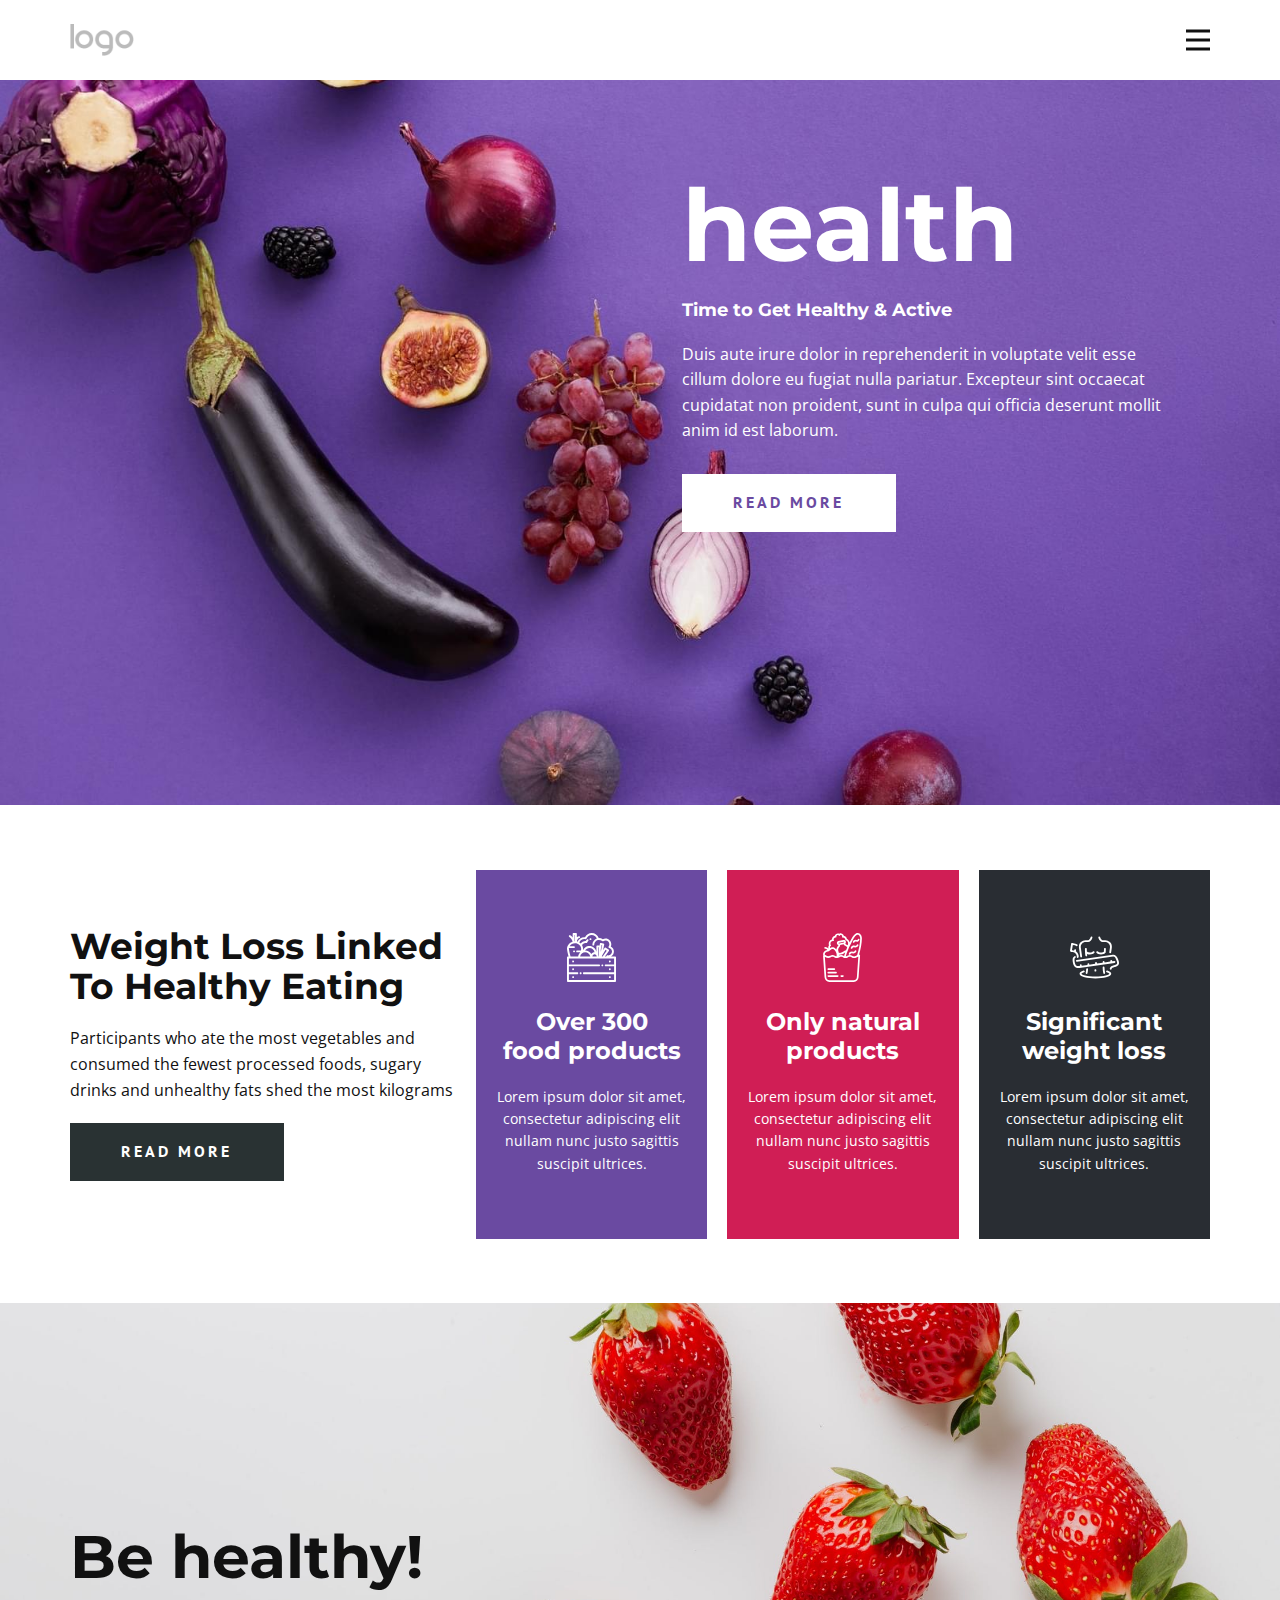
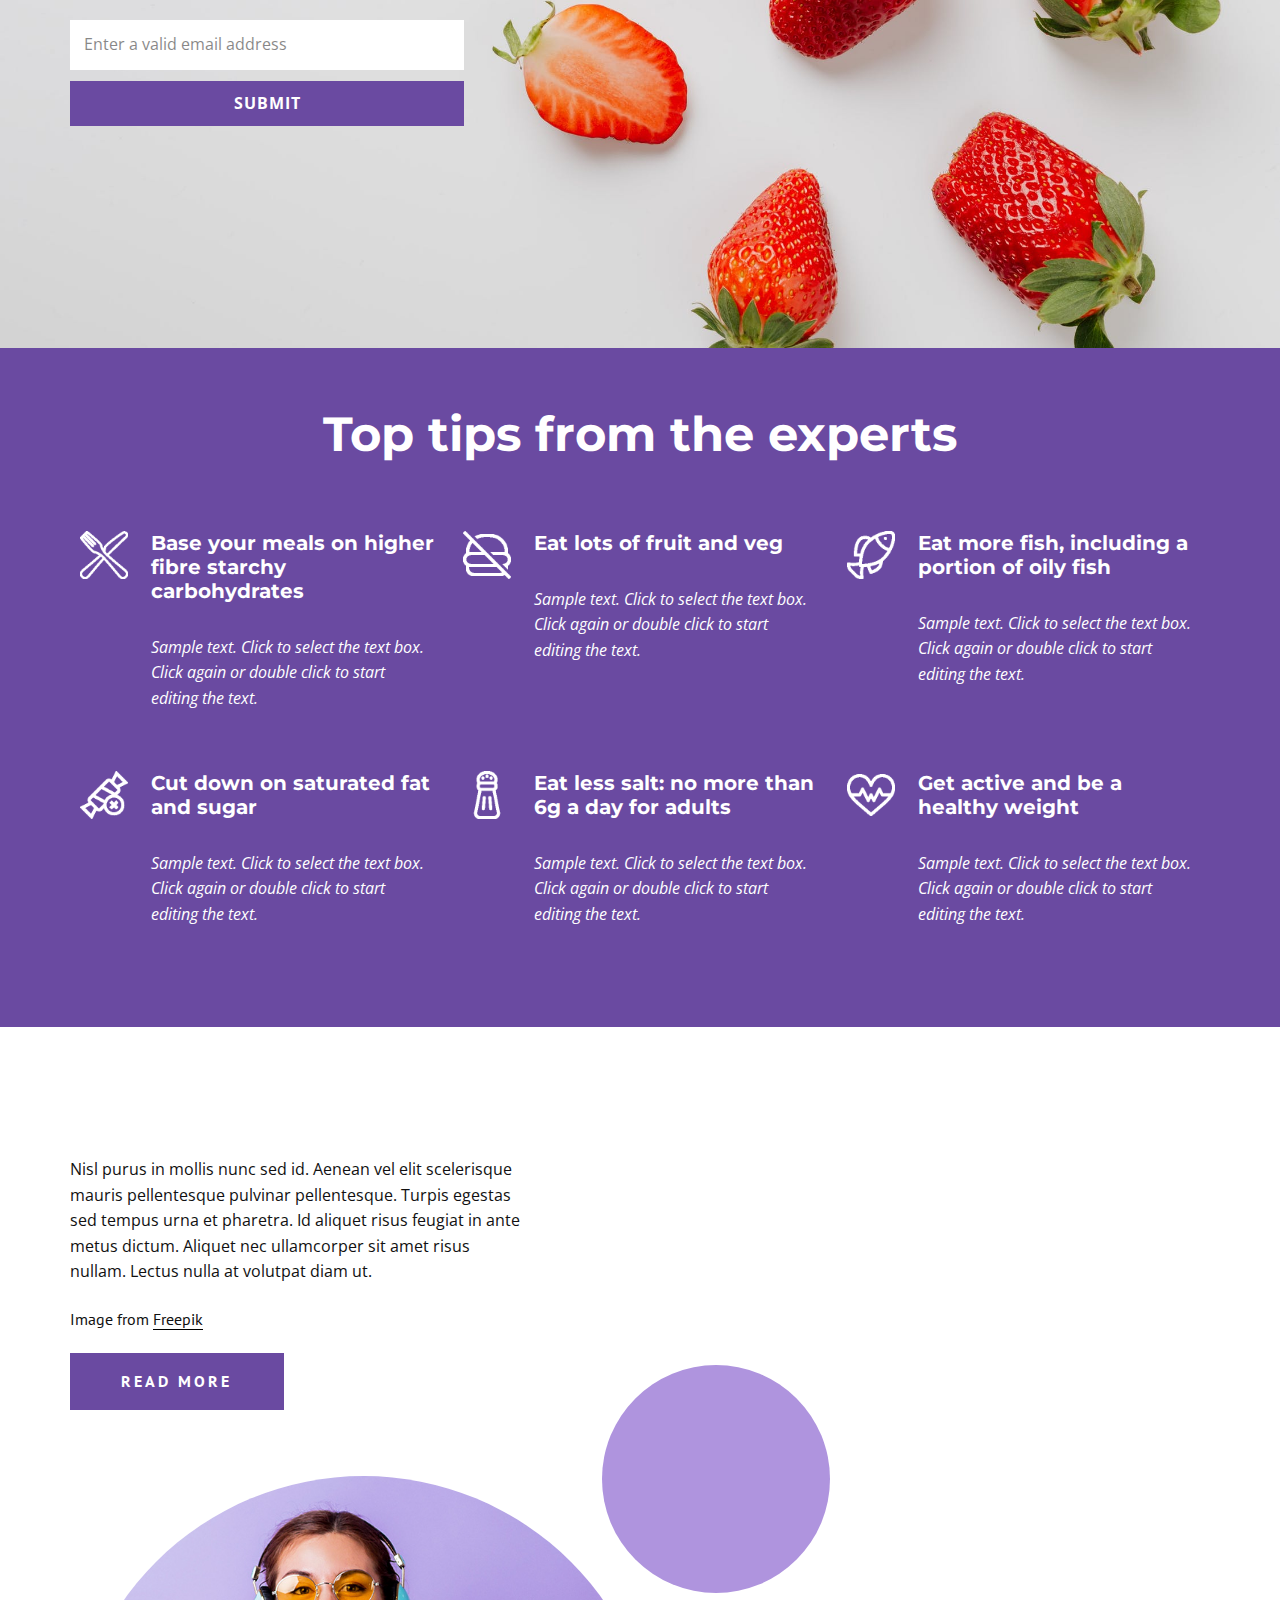
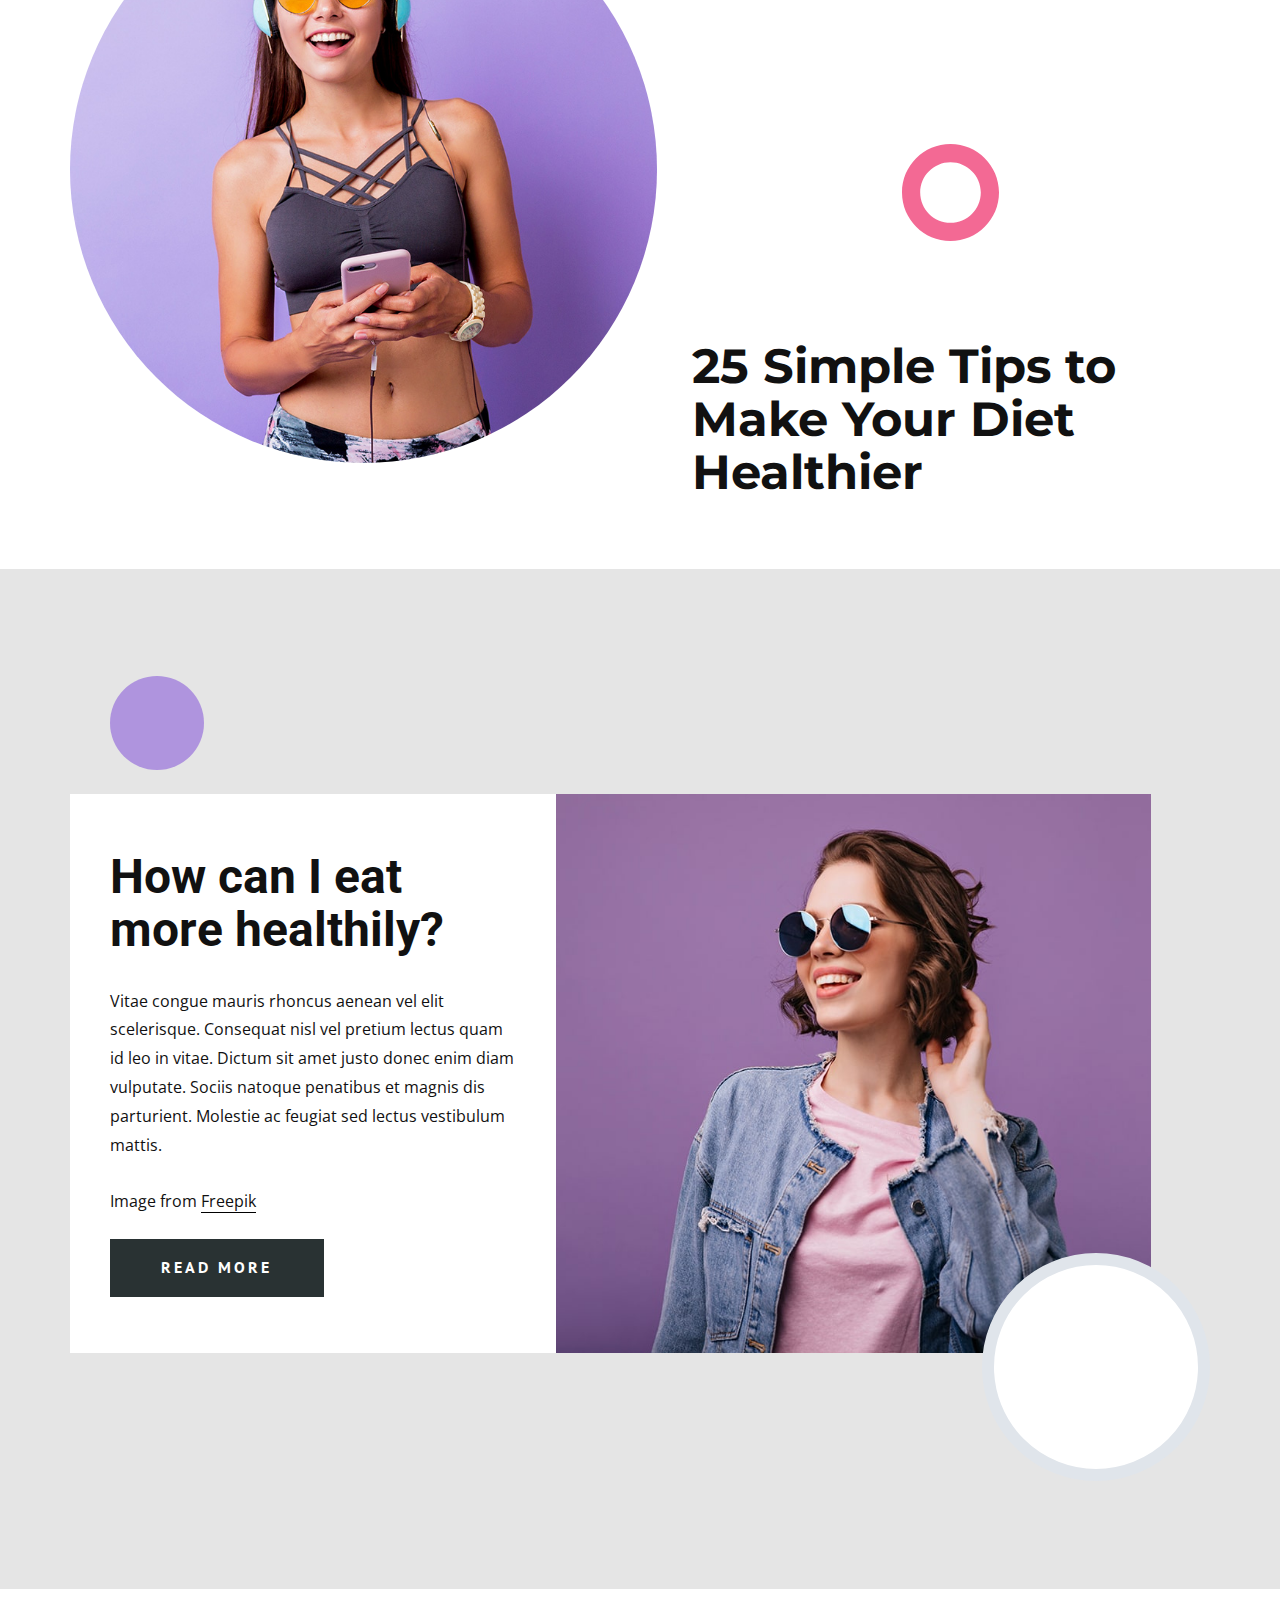
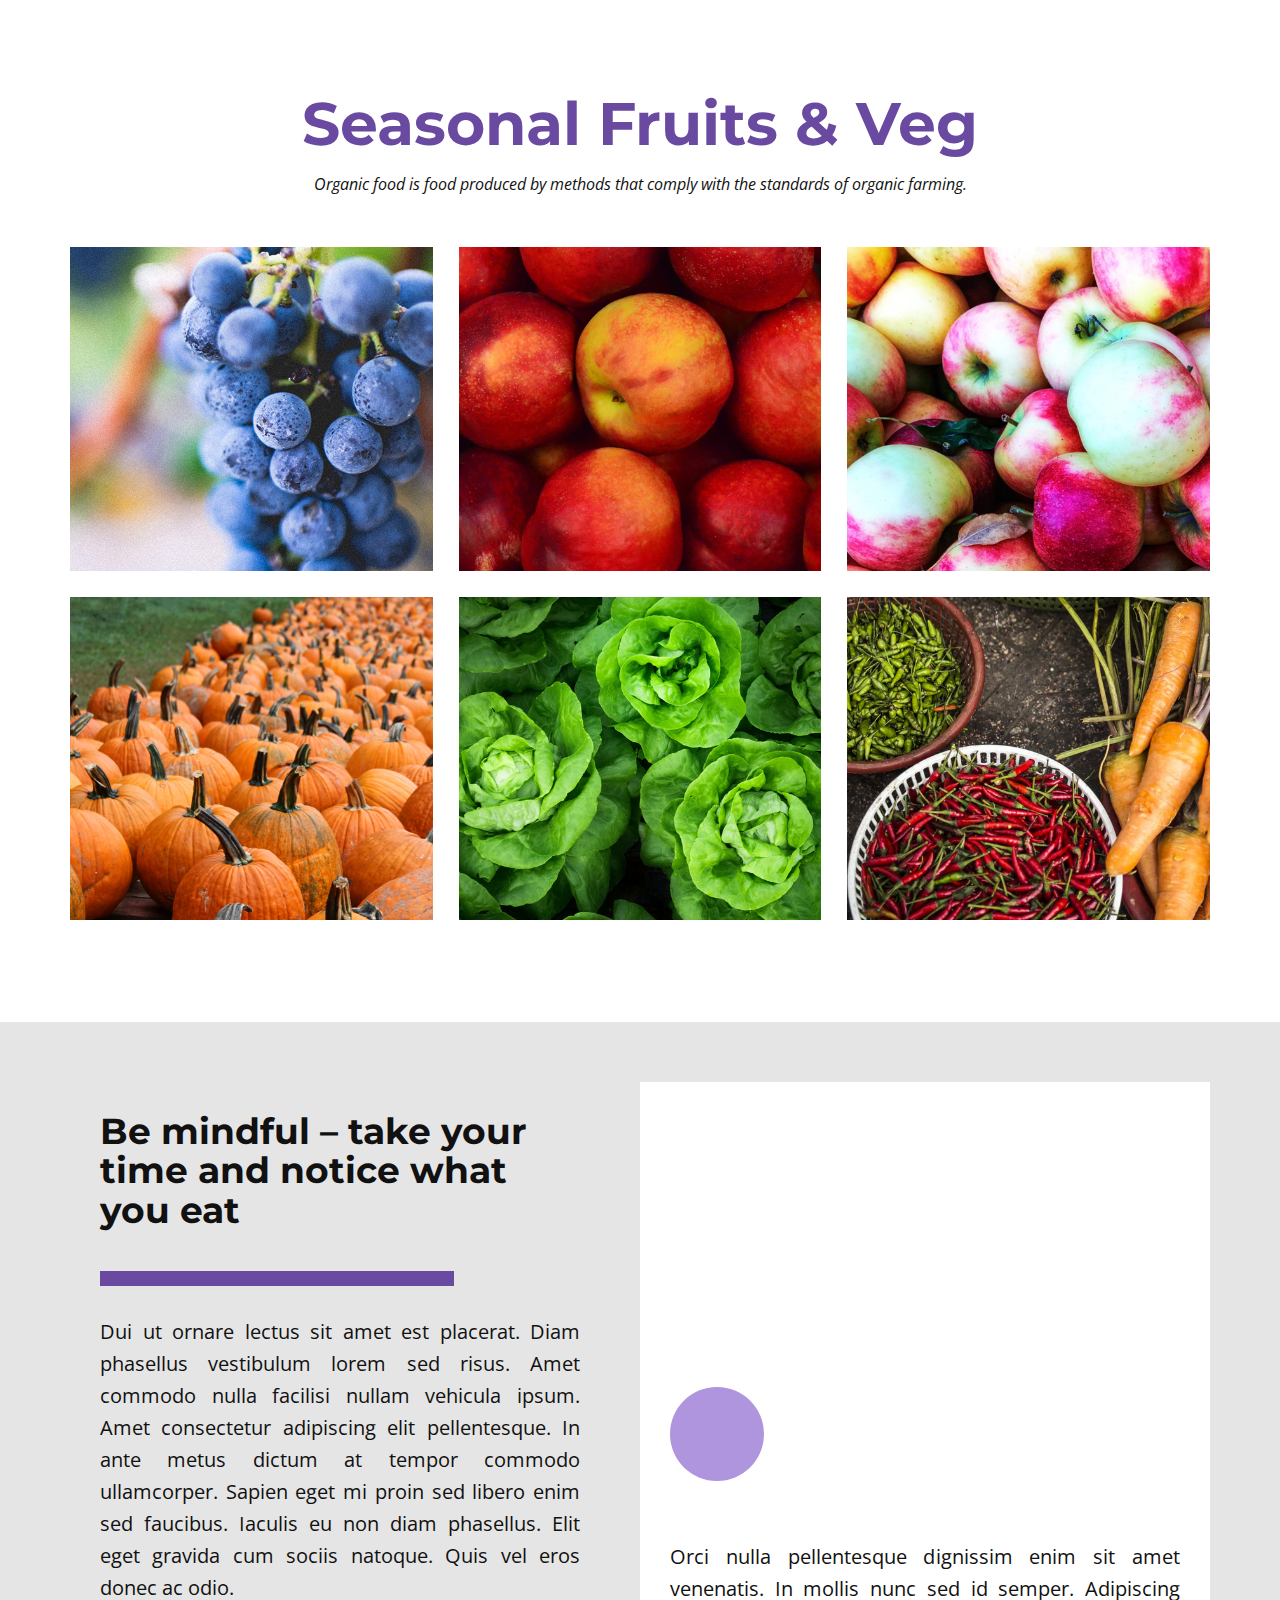
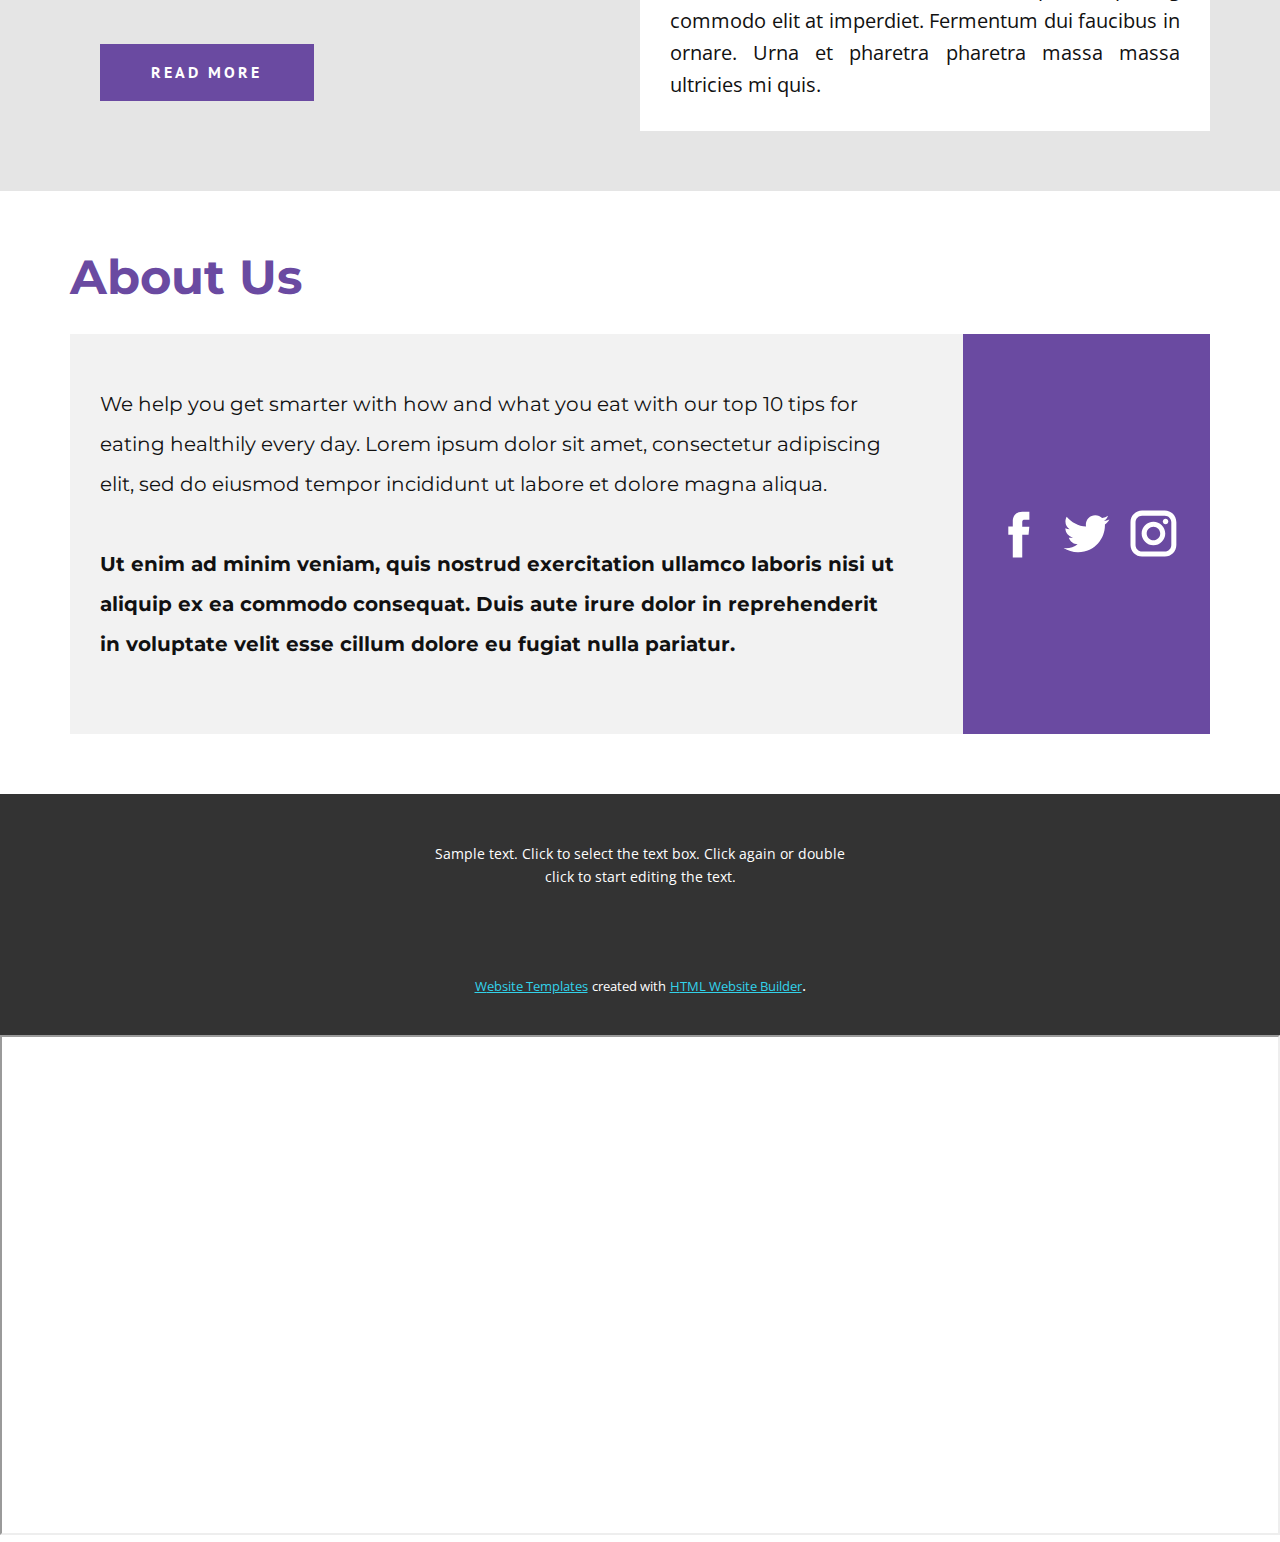
<file: index.html>
<!DOCTYPE html>
<html style="font-size: 16px;" lang="en"><head>
    <meta name="viewport" content="width=device-width, initial-scale=1.0">
    <meta charset="utf-8">
    <meta name="keywords" content="​health, Weight Loss Linked To Healthy Eating, Be healthy!, ​Top tips from the experts, ​25 Simple Tips to Make Your Diet Healthier, ​How can I eat more healthily?, ​Seasona​l Fruits &amp;amp; Veg, ​Be mindful – take your time and notice what you eat, About Us">
    <meta name="description" content="">
    <title>Home</title>
    <link rel="stylesheet" href="nicepage.css" media="screen">
<link rel="stylesheet" href="Home.css" media="screen">
    <script class="u-script" type="text/javascript" src="jquery.js" defer=""></script>
    <script class="u-script" type="text/javascript" src="nicepage.js" defer=""></script>
    <meta name="generator" content="Nicepage 4.14.1, nicepage.com">
    <link id="u-theme-google-font" rel="stylesheet" href="https://fonts.googleapis.com/css?family=Montserrat:100,100i,200,200i,300,300i,400,400i,500,500i,600,600i,700,700i,800,800i,900,900i|Open+Sans:300,300i,400,400i,500,500i,600,600i,700,700i,800,800i">
    <link id="u-page-google-font" rel="stylesheet" href="https://fonts.googleapis.com/css?family=PT+Sans:400,400i,700,700i|Montserrat:100,100i,200,200i,300,300i,400,400i,500,500i,600,600i,700,700i,800,800i,900,900i|Roboto:100,100i,300,300i,400,400i,500,500i,700,700i,900,900i">
    
    
    
    
    
    
    
    
    
    
    <script type="application/ld+json">{
		"@context": "http://schema.org",
		"@type": "Organization",
		"name": "",
		"logo": "images/default-logo.png"
}</script>
    <meta name="theme-color" content="#32d2ea">
    <meta property="og:title" content="Home">
    <meta property="og:type" content="website">
  </head>
  <body data-home-page="Home.html" data-home-page-title="Home" class="u-body u-xl-mode" data-lang="en"><header class="u-clearfix u-header u-header" id="sec-560a"><div class="u-clearfix u-sheet u-valign-middle u-sheet-1">
        <a href="https://nicepage.com" class="u-image u-logo u-image-1">
          <img src="images/default-logo.png" class="u-logo-image u-logo-image-1">
        </a>
        <nav class="u-menu u-menu-dropdown u-offcanvas u-menu-1" data-responsive-from="XL">
          <div class="menu-collapse" style="font-size: 1rem; letter-spacing: 0px; font-weight: 700; text-transform: uppercase;">
            <a class="u-button-style u-custom-active-border-color u-custom-border u-custom-border-color u-custom-borders u-custom-hover-border-color u-custom-left-right-menu-spacing u-custom-padding-bottom u-custom-text-active-color u-custom-text-color u-custom-text-hover-color u-custom-top-bottom-menu-spacing u-nav-link u-text-active-palette-1-base u-text-hover-palette-2-base" href="#">
              <svg class="u-svg-link" viewBox="0 0 24 24"><use xmlns:xlink="http://www.w3.org/1999/xlink" xlink:href="#menu-hamburger"></use></svg>
              <svg class="u-svg-content" version="1.1" id="menu-hamburger" viewBox="0 0 16 16" x="0px" y="0px" xmlns:xlink="http://www.w3.org/1999/xlink" xmlns="http://www.w3.org/2000/svg"><g><rect y="1" width="16" height="2"></rect><rect y="7" width="16" height="2"></rect><rect y="13" width="16" height="2"></rect>
</g></svg>
            </a>
          </div>
          <div class="u-nav-container">
            <ul class="u-nav u-spacing-30 u-unstyled u-nav-1"><li class="u-nav-item"><a class="u-border-2 u-border-active-palette-2-base u-border-hover-palette-2-base u-border-no-left u-border-no-right u-border-no-top u-button-style u-nav-link u-text-active-palette-2-base u-text-grey-90 u-text-hover-grey-90" href="Home.html" style="padding: 10px 0px;">Home</a>
</li><li class="u-nav-item"><a class="u-border-2 u-border-active-palette-2-base u-border-hover-palette-2-base u-border-no-left u-border-no-right u-border-no-top u-button-style u-nav-link u-text-active-palette-2-base u-text-grey-90 u-text-hover-grey-90" href="About.html" style="padding: 10px 0px;">About</a>
</li><li class="u-nav-item"><a class="u-border-2 u-border-active-palette-2-base u-border-hover-palette-2-base u-border-no-left u-border-no-right u-border-no-top u-button-style u-nav-link u-text-active-palette-2-base u-text-grey-90 u-text-hover-grey-90" href="Contact.html" style="padding: 10px 0px;">Contact</a>
</li></ul>
          </div>
          <div class="u-nav-container-collapse">
            <div class="u-black u-container-style u-inner-container-layout u-opacity u-opacity-95 u-sidenav">
              <div class="u-inner-container-layout u-sidenav-overflow">
                <div class="u-menu-close"></div>
                <ul class="u-align-center u-nav u-popupmenu-items u-unstyled u-nav-2"><li class="u-nav-item"><a class="u-button-style u-nav-link" href="Home.html" style="padding: 10px 0px;">Home</a>
</li><li class="u-nav-item"><a class="u-button-style u-nav-link" href="About.html" style="padding: 10px 0px;">About</a>
</li><li class="u-nav-item"><a class="u-button-style u-nav-link" href="Contact.html" style="padding: 10px 0px;">Contact</a>
</li></ul>
              </div>
            </div>
            <div class="u-black u-menu-overlay u-opacity u-opacity-70"></div>
          </div>
        </nav>
      </div></header>
    <section class="u-align-center u-clearfix u-image u-section-1" id="carousel_d50a" data-image-width="1620" data-image-height="1080">
      <div class="u-clearfix u-sheet u-sheet-1">
        <div class="u-container-style u-group u-shape-rectangle u-group-1">
          <div class="u-container-layout u-container-layout-1">
            <h2 class="u-text u-text-body-alt-color u-text-default u-text-1"> health</h2>
            <h6 class="u-text u-text-body-alt-color u-text-default u-text-2"> Time to Get Healthy &amp; Active</h6>
            <p class="u-text u-text-body-alt-color u-text-3"> Duis aute irure dolor in reprehenderit in voluptate velit esse cillum dolore eu fugiat nulla pariatur. Excepteur sint occaecat cupidatat non proident, sunt in culpa qui officia deserunt mollit anim id est laborum.</p>
            <a href="https://nicepage.com/website-templates" class="u-active-palette-2-light-1 u-border-none u-btn u-btn-rectangle u-button-style u-custom-font u-font-pt-sans u-hover-palette-2-light-1 u-radius-0 u-text-active-white u-text-hover-white u-text-palette-2-base u-white u-btn-1">read more</a>
          </div>
        </div>
      </div>
    </section>
    <section class="u-align-center u-clearfix u-white u-section-2" id="carousel_415f">
      <div class="u-clearfix u-sheet u-valign-middle u-sheet-1">
        <div class="u-clearfix u-expanded-width u-gutter-20 u-layout-wrap u-layout-wrap-1">
          <div class="u-layout">
            <div class="u-layout-row">
              <div class="u-container-style u-layout-cell u-left-cell u-similar-fill u-size-21 u-size-30-md u-layout-cell-1">
                <div class="u-container-layout u-valign-middle u-container-layout-1">
                  <h2 class="u-text u-text-1">Weight Loss Linked To Healthy Eating</h2>
                  <p class="u-text u-text-2">Participants who ate the most vegetables and consumed the fewest processed foods, sugary drinks and unhealthy fats shed the most kilograms</p>
                  <a href="https://nicepage.com/k/test-website-templates" class="u-active-grey-70 u-border-none u-btn u-btn-rectangle u-button-style u-custom-font u-font-pt-sans u-hover-grey-70 u-palette-1-dark-3 u-radius-0 u-btn-1">read more</a>
                </div>
              </div>
              <div class="u-container-style u-layout-cell u-palette-2-base u-similar-fill u-size-13 u-size-30-md u-layout-cell-2">
                <div class="u-container-layout u-valign-middle u-container-layout-2"><span class="u-icon u-icon-circle u-text-body-alt-color u-icon-1"><svg class="u-svg-link" preserveAspectRatio="xMidYMin slice" viewBox="0 0 512 512" style="undefined"><use xmlns:xlink="http://www.w3.org/1999/xlink" xlink:href="#svg-1b55"></use></svg><svg class="u-svg-content" viewBox="0 0 512 512" x="0px" y="0px" id="svg-1b55" style="enable-background:new 0 0 512 512;"><g><g><path d="M70.127,453.096l-0.092-0.07c-4.384-3.357-10.66-2.527-14.02,1.858c-3.358,4.384-2.526,10.661,1.857,14.02l0.092,0.07    c1.814,1.39,3.952,2.062,6.074,2.062c3.005,0,5.977-1.35,7.945-3.92C75.343,462.731,74.511,456.455,70.127,453.096z"></path>
</g>
</g><g><g><path d="M70.127,371.096l-0.092-0.07c-4.384-3.357-10.66-2.527-14.02,1.858c-3.358,4.384-2.526,10.661,1.857,14.02l0.092,0.07    c1.814,1.39,3.952,2.062,6.074,2.062c3.005,0,5.977-1.35,7.945-3.92C75.343,380.731,74.511,374.455,70.127,371.096z"></path>
</g>
</g><g><g><path d="M70.127,289.096l-0.092-0.07c-4.384-3.357-10.66-2.527-14.02,1.858c-3.358,4.384-2.526,10.661,1.857,14.02l0.092,0.07    c1.814,1.39,3.952,2.062,6.074,2.062c3.005,0,5.977-1.35,7.945-3.92C75.343,298.731,74.511,292.455,70.127,289.096z"></path>
</g>
</g><g><g><path d="M454.04,453.065l-0.093-0.07c-4.402-3.336-10.674-2.472-14.01,1.93c-3.336,4.401-2.472,10.674,1.93,14.01l0.093,0.07    c1.807,1.369,3.928,2.031,6.032,2.031c3.023,0,6.011-1.365,7.978-3.96C459.306,462.674,458.441,456.401,454.04,453.065z"></path>
</g>
</g><g><g><path d="M454.04,371.066l-0.093-0.07c-4.402-3.336-10.674-2.472-14.01,1.93c-3.335,4.4-2.471,10.673,1.93,14.009l0.093,0.07    c1.807,1.369,3.928,2.031,6.032,2.031c3.023,0,6.011-1.365,7.978-3.96C459.306,380.675,458.442,374.402,454.04,371.066z"></path>
</g>
</g><g><g><path d="M454.04,289.066l-0.093-0.07c-4.402-3.336-10.674-2.472-14.01,1.93s-2.471,10.673,1.93,14.009l0.093,0.07    c1.807,1.369,3.928,2.031,6.032,2.031c3.023,0,6.011-1.365,7.978-3.96C459.306,298.675,458.442,292.402,454.04,289.066z"></path>
</g>
</g><g><g><path d="M369.472,328h-0.13c-5.522,0-10,4.477-10,10s4.477,10,10,10h0.13c5.522,0,10-4.477,10-10S374.994,328,369.472,328z"></path>
</g>
</g><g><g><path d="M142.658,410h-0.13c-5.522,0-10,4.477-10,10s4.478,10,10,10h0.13c5.522,0,10-4.477,10-10S148.181,410,142.658,410z"></path>
</g>
</g><g><g><path d="M80.79,185.19c-1.86-1.86-4.44-2.93-7.07-2.93c-2.63,0-5.21,1.07-7.07,2.93c-1.859,1.86-2.93,4.44-2.93,7.08    c0,2.63,1.07,5.2,2.93,7.06c1.86,1.87,4.431,2.93,7.07,2.93c2.63,0,5.21-1.06,7.07-2.93c1.859-1.86,2.93-4.43,2.93-7.06    C83.72,189.63,82.65,187.06,80.79,185.19z"></path>
</g>
</g><g><g><path d="M502,246h-41.534c17.872-10.28,29.941-29.556,29.941-51.611c0-22.896-12.99-43.277-32.78-53.194    c3.414-7.59,5.185-15.833,5.185-24.348c0-32.814-26.696-59.511-59.511-59.511c-10.346,0-20.282,2.61-29.137,7.605    c-11.618-8.188-25.511-12.627-39.854-12.627c-0.973,0-1.938,0.034-2.902,0.074c-10.565-30.798-40.025-52.34-73.205-52.34    c-29.92,0-56.994,17.329-69.75,43.882c-2.393-0.222-4.797-0.334-7.199-0.334c-31.445,0-59.373,18.989-71.297,47.304    c-2.116-0.646-4.269-1.21-6.454-1.699c1.146-12.781,5.2-22.579,12.117-29.167c6.025-5.739,12.077-6.928,12.332-6.976l-0.139,0.023    l-0.002-0.011c2.114-0.311,4.115-1.286,5.634-2.812c1.859-1.86,2.93-4.43,2.93-7.06c0-2.64-1.07-5.21-2.93-7.08    c-1.86-1.86-4.44-2.93-7.07-2.93c-0.561,0-1.118,0.059-1.668,0.153l-0.003-0.017c-5.938,0.935-14.059,4.263-21.549,11.025V10    c0-5.523-4.478-10-10-10h-24c-5.522,0-10,4.477-10,10v37.391C47.651,33.292,35.232,25.05,34.269,24.421    c-4.619-3.013-10.797-1.711-13.818,2.901c-3.022,4.613-1.731,10.808,2.875,13.839c0.331,0.217,30.586,20.477,35.081,49.622    C24.568,100.948,0,130.689,0,165.714C0,180.266,8.299,215.208,16.444,246H10c-5.522,0-10,4.477-10,10v246c0,5.523,4.478,10,10,10    h492c5.522,0,10-4.477,10-10V256C512,250.477,507.522,246,502,246z M181.254,63.596c3.847,0,7.699,0.385,11.452,1.145    c4.884,0.988,9.749-1.767,11.411-6.465c8.093-22.865,29.828-38.228,54.086-38.228c23.64,0,44.737,14.739,53.3,36.142    c-27.011,9.451-46.445,35.178-46.445,65.374c0,5.523,4.478,10,10,10c5.522,0,10-4.477,10-10c0-27.157,22.094-49.25,49.251-49.25    c12.043,0,23.641,4.403,32.655,12.399c3.555,3.153,8.84,3.368,12.64,0.516c6.877-5.164,15.071-7.893,23.695-7.893    c21.786,0,39.511,17.725,39.511,39.511c0,8.565-2.695,16.714-7.796,23.564c-1.994,2.679-2.52,6.178-1.399,9.325    c1.121,3.147,3.737,5.527,6.977,6.344c17.554,4.426,29.814,20.179,29.814,38.309c0,21.786-17.725,39.511-39.511,39.511    c-2.482,0-5.002-0.242-7.491-0.719c-4.847-0.932-9.646,1.816-11.304,6.464c-0.783,2.197-1.774,4.324-2.939,6.355h-12.624    l40.949-58.7c1.539-2.206,2.124-4.94,1.623-7.583c-0.501-2.643-2.046-4.973-4.285-6.463l-29.155-19.402    c-2.271-1.512-5.063-2.031-7.724-1.434c-2.662,0.596-4.966,2.253-6.376,4.589l-14.579,24.14l11.934-60.369    c1.064-5.389-2.416-10.628-7.796-11.734l-25.445-5.233c-2.629-0.542-5.367-0.002-7.595,1.496c-2.228,1.498-3.76,3.829-4.251,6.468    l-3.265,17.535h-23.337c-5.522,0-10,4.477-10,10v57.544c-6.646-34.029-36.673-59.794-72.617-59.794    c-16.197,0-31.581,5.139-44.487,14.862c-10.643,8.017-19.002,18.929-24.032,31.197c1.274-7.51,1.902-13.27,1.902-17.404    c0-13.561-3.683-26.332-10.16-37.482c5.254-14.295,18.913-24.006,34.363-24.006c2.455,0,4.915,0.247,7.313,0.733    c4.887,0.994,9.759-1.769,11.418-6.472c2.146-6.078,5.88-11.515,10.8-15.723c4.196-3.59,4.688-9.903,1.098-14.1    c-3.589-4.197-9.901-4.688-14.1-1.099c-5.494,4.7-10.03,10.398-13.373,16.749c-1.051-0.059-2.104-0.088-3.155-0.088    c-19.904,0-37.884,10.42-48.028,26.672c-4.75-4.573-10.082-8.608-15.891-11.998C137.066,77.779,157.846,63.596,181.254,63.596z     M365.622,238.655l37.666-62.365l11.947,7.951L372.153,246h-7.983L365.622,238.655z M353.113,198.797V171.03    c0.053-0.21,0.111-0.418,0.151-0.634l8.369-44.944l5.745,1.182L353.113,198.797z M327.163,228.653    c0.043-0.379,0.072-0.763,0.072-1.153v-78.191h5.879V246h-3.156c0.027-0.626,0.042-1.253,0.042-1.882    C330,238.667,328.988,233.455,327.163,228.653z M190,182c-0.296,0-0.587,0.019-0.883,0.022c9.777-15.18,26.909-24.963,45.5-24.963    c26.422,0,48.458,19.081,53.09,44.184c-13.837,0.098-26.099,7.061-33.687,17.714C241.199,196.885,217.313,182,190,182z     M243.057,246h-104.54h-1.573c4.705-25.012,26.699-44,53.057-44C216.359,202,238.352,220.988,243.057,246z M288,221.236    c12.131,0,22,10.265,22,22.882c0,0.631-0.03,1.258-0.079,1.882h-43.843c-0.049-0.624-0.079-1.251-0.079-1.882    C266,231.501,275.869,221.236,288,221.236z M79.155,20h4v67.057c-1.341,0.013-2.675,0.049-4,0.12V20z M20.597,157.81    c0.624,0.122,1.268,0.19,1.927,0.19h49.438c5.522,0,10-4.477,10-10s-4.478-10-10-10H27.606    c10.81-18.415,32.031-30.963,56.394-30.963c35.29,0,64,26.322,64,58.677c0,2.609-0.417,7.423-2.006,16.286h-39.719    c-5.522,0-10,4.477-10,10s4.478,10,10,10h33.206c-12.133,11.359-20.442,26.74-22.786,44H37.141    C26.216,205.214,20,176.152,20,165.714C20,163.033,20.215,160.398,20.597,157.81z M492,328h-88c-5.522,0-10,4.477-10,10    s4.478,10,10,10h88v62H176.606c-5.522,0-10,4.477-10,10s4.478,10,10,10H492v62H20v-62h88c5.522,0,10-4.477,10-10s-4.478-10-10-10    H20v-62h315.394c5.522,0,10-4.477,10-10s-4.478-10-10-10H20v-62h9.483H492V328z"></path>
</g>
</g><g><g><path d="M245.465,54h-0.132c-5.522,0-10,4.477-10,10s4.478,10,10,10h0.132c5.522,0,10-4.477,10-10S250.987,54,245.465,54z"></path>
</g>
</g></svg></span>
                  <h4 class="u-align-center u-custom-font u-heading-font u-text u-text-body-alt-color u-text-3">Over 300 <br>food products
                  </h4>
                  <p class="u-align-center u-custom-font u-small-text u-text u-text-body-alt-color u-text-font u-text-variant u-text-4">Lorem ipsum dolor sit amet, consectetur adipiscing elit nullam nunc justo sagittis suscipit ultrices.</p>
                </div>
              </div>
              <div class="u-container-style u-layout-cell u-palette-4-base u-similar-fill u-size-13 u-size-30-md u-layout-cell-3">
                <div class="u-container-layout u-valign-middle u-container-layout-3"><span class="u-icon u-icon-circle u-text-body-alt-color u-icon-2"><svg class="u-svg-link" preserveAspectRatio="xMidYMin slice" viewBox="0 0 56.823 56.823" style="undefined"><use xmlns:xlink="http://www.w3.org/1999/xlink" xlink:href="#svg-c714"></use></svg><svg class="u-svg-content" viewBox="0 0 56.823 56.823" x="0px" y="0px" id="svg-c714" style="enable-background:new 0 0 56.823 56.823;"><g><path d="M36.272,25.308c0.106,0.036,0.215,0.053,0.321,0.053c0.417,0,0.806-0.262,0.947-0.679c0.313-0.918,1.314-1.411,2.232-1.1   c1.962,0.664,4.103-0.389,4.768-2.352c0.178-0.522-0.102-1.091-0.625-1.269c-0.525-0.177-1.091,0.103-1.269,0.626   c-0.312,0.919-1.313,1.412-2.232,1.1c-1.959-0.661-4.102,0.39-4.768,2.352C35.469,24.561,35.749,25.13,36.272,25.308z"></path><path d="M38.638,18.34c0.106,0.036,0.215,0.053,0.321,0.053c0.417,0,0.806-0.262,0.947-0.679c0.151-0.445,0.466-0.805,0.888-1.013   s0.899-0.238,1.344-0.087c1.962,0.664,4.102-0.389,4.768-2.353c0.178-0.522-0.103-1.091-0.625-1.269   c-0.523-0.18-1.091,0.103-1.268,0.626c-0.312,0.92-1.311,1.413-2.232,1.101c-0.952-0.323-1.971-0.257-2.871,0.188   c-0.9,0.444-1.574,1.213-1.897,2.164C37.834,17.594,38.115,18.162,38.638,18.34z"></path><path d="M41.002,11.372c0.107,0.036,0.215,0.053,0.322,0.053c0.417,0,0.806-0.262,0.947-0.679c0.23-0.678,0.971-1.043,1.648-0.813   c0.835,0.283,1.73,0.225,2.521-0.164c0.79-0.39,1.381-1.064,1.665-1.899c0.178-0.522-0.102-1.091-0.625-1.269   c-0.525-0.179-1.091,0.103-1.269,0.626c-0.112,0.329-0.345,0.595-0.656,0.748c-0.311,0.153-0.663,0.176-0.993,0.063   c-1.722-0.581-3.601,0.343-4.185,2.064C40.2,10.626,40.479,11.194,41.002,11.372z"></path><path d="M48.246,25.234c-0.174-0.119-0.37-0.187-0.57-0.213c1.987-6.457,3.077-12.783,3.233-18.808   c0.049-1.895-0.877-4.425-2.744-5.596c-0.896-0.563-2.364-1.027-4.27-0.046c-2.987,1.541-5.123,6.074-6.839,9.718   c-0.099,0.21-0.196,0.415-0.292,0.618c-0.379-1.743-1.531-3.234-3.169-4.012c-0.386-1.856-1.858-3.31-3.708-3.687   c-0.02-0.104-0.045-0.206-0.076-0.309c-0.381-1.302-1.53-2.282-2.859-2.44c-0.749-0.089-1.491,0.066-2.125,0.437   c-0.54-0.301-1.146-0.461-1.768-0.461c-1.739,0-3.2,1.213-3.581,2.836c-1.901,0.518-3.295,2.263-3.31,4.291   c-2.169,0.56-3.749,2.52-3.749,4.851c0,0.618,0.116,1.23,0.339,1.807c-0.563,0.695-0.875,1.565-0.875,2.478   c0,0.548,0.113,1.076,0.326,1.564c-0.999-1.09-2.405-1.981-3.984-1.923c-0.552,0.018-0.986,0.479-0.969,1.031   c0.017,0.541,0.461,0.969,0.999,0.969c0.034,0.001,0.065-0.002,0.097-0.002c0.937,0,1.808,0.62,2.442,1.34   c-1.586,0.457-3.498,1.201-4.39,2.883c-0.537,1.015-0.6,2.26-0.242,3.686c-0.173,0.289-0.268,0.625-0.25,0.983l1.702,24.187   c0.155,3.033,2.655,5.408,5.691,5.408h28.071c3.036,0,5.536-2.375,5.69-5.39l1.745-25.028c0-0.006,0.001-0.012,0.001-0.018   C48.84,25.927,48.627,25.496,48.246,25.234z M37.58,13.767c0.396-0.739,0.828-1.655,1.285-2.626   c1.503-3.192,3.563-7.563,5.946-8.793C45.681,1.9,46.43,1.891,47.102,2.31c1.159,0.728,1.841,2.565,1.808,3.851   c-0.153,5.912-1.233,12.134-3.211,18.494c-0.065,0.209-0.209,0.631-0.414,1.21l-1.704,0.757c-0.037,0.017-0.073,0.035-0.108,0.057   c-0.492,0.295-1.044,0.441-1.596,0.447c-0.552-0.006-1.103-0.152-1.595-0.447l-0.713-0.428c-0.82-0.492-1.739-0.738-2.658-0.738   c-0.011,0-0.022,0.002-0.034,0.002c-0.93-0.006-1.862,0.237-2.692,0.736l-0.712,0.428c-0.397,0.238-0.836,0.354-1.28,0.404   c0.025-0.087,0.054-0.172,0.08-0.258c0.274-0.931,0.568-1.849,0.876-2.76c0.117-0.346,0.239-0.69,0.361-1.033   c0.257-0.723,0.526-1.437,0.804-2.146c0.124-0.317,0.245-0.637,0.373-0.951C35.559,17.808,36.521,15.745,37.58,13.767z    M24.832,16.139c0.117-0.15,0.231-0.296,0.339-0.438c0-0.002,0.001-0.003,0.002-0.004c0.079-0.105,0.148-0.214,0.206-0.323   c0.246-0.463,0.304-0.983,0.19-1.491l4.174-0.913c0.028,0.128,0.058,0.255,0.106,0.373c0.187,0.458,0.521,0.839,0.986,1.105   c0.152,0.084,0.311,0.168,0.475,0.255c0.135,0.071,0.27,0.145,0.406,0.219c0.065,0.035,0.131,0.07,0.196,0.106   c0.119,0.067,0.234,0.141,0.35,0.214c0.099,0.061,0.197,0.124,0.293,0.191c0.111,0.077,0.217,0.162,0.323,0.248   c0.093,0.076,0.182,0.159,0.27,0.244c0.095,0.093,0.189,0.188,0.276,0.292c0.154,0.184,0.302,0.375,0.423,0.604   c-0.424,0.936-0.823,1.891-1.209,2.854c-0.06,0.149-0.124,0.294-0.183,0.443c-1.096,0.278-2.155,0.798-3.463,1.729   c-1.648,1.171-2.875,1.482-4.897,1.189l-0.607-2.779C23.076,18.378,23.969,17.24,24.832,16.139z M29.791,10.066   c0.026-0.005,0.052-0.008,0.078-0.008c0.189,0,0.366,0.135,0.407,0.325c0.032,0.144-0.022,0.257-0.058,0.312   c-0.035,0.054-0.114,0.149-0.257,0.18l-5.524,1.209c-0.22,0.048-0.444-0.098-0.492-0.316c-0.048-0.219,0.097-0.444,0.316-0.492   l2.935-0.642L29.791,10.066z M26.559,25.533c-0.076,0.005-0.153,0.007-0.229,0.015c-0.545,0.055-1.083,0.193-1.594,0.423   l-0.191-0.875c0.288,0.024,0.575,0.048,0.844,0.048c1.744,0,3.148-0.519,4.762-1.667c0.508-0.362,0.958-0.636,1.386-0.863   c-0.092,0.261-0.183,0.521-0.272,0.783c-0.064,0.188-0.133,0.373-0.195,0.562c-0.294,0.89-0.574,1.787-0.835,2.692l-0.665-0.398   c-0.82-0.492-1.739-0.738-2.658-0.738c-0.012,0-0.025,0.002-0.037,0.002C26.769,25.515,26.664,25.527,26.559,25.533z    M14.598,15.192l0.655-0.54l-0.425-0.733c-0.266-0.46-0.407-0.98-0.407-1.506c0-1.62,1.269-2.941,2.889-3.009l1.214-0.051   l-0.283-1.182c-0.048-0.198-0.072-0.393-0.072-0.578c0-1.288,1.006-2.373,2.29-2.471l0.924-0.07l0-0.995   c0.029-0.899,0.77-1.622,1.677-1.622c0.522,0,0.896,0.238,1.117,0.438l0.701,0.633l0.672-0.664   c0.308-0.304,0.731-0.446,1.167-0.396c0.536,0.063,1.02,0.481,1.176,1.018c0.053,0.18,0.068,0.354,0.047,0.531l-0.117,1.117h1.126   c1.437,0,2.639,1.123,2.738,2.557l0.045,0.657l0.621,0.218c1.563,0.549,2.591,2.028,2.556,3.683   c-0.015,0.707-0.243,1.388-0.656,1.985c-0.669-0.568-1.39-0.951-1.996-1.27c-0.157-0.083-0.309-0.163-0.462-0.248   c-0.043-0.024-0.095-0.066-0.113-0.171c-0.024-0.144,0.03-0.317,0.139-0.444c0.436-0.506,0.611-1.196,0.47-1.847l-0.121-0.551   c-0.121-0.556-0.453-1.031-0.933-1.339c-0.479-0.307-1.049-0.41-1.604-0.288l-0.268,0.059c-0.003,0.001-0.006,0-0.009,0.001   l-2.935,0.642l-2.864,0.625c-0.555,0.121-1.03,0.452-1.338,0.933c-0.308,0.479-0.41,1.05-0.289,1.605l0.06,0.272   c0,0.001,0,0.002,0,0.003c0,0.001,0.001,0.002,0.001,0.004l0.059,0.271c0.145,0.666,0.608,1.227,1.237,1.497   c0.156,0.067,0.286,0.194,0.331,0.323c0.026,0.074,0.011,0.112-0.047,0.208c0,0,0,0,0,0.001c-0.099,0.133-0.206,0.268-0.315,0.407   c-0.11,0.14-0.224,0.287-0.34,0.439c-0.039,0.051-0.076,0.104-0.115,0.156c-0.083,0.113-0.166,0.228-0.248,0.348   c-0.045,0.065-0.088,0.132-0.132,0.2c-0.076,0.117-0.149,0.238-0.221,0.362c-0.042,0.072-0.083,0.143-0.123,0.218   c-0.075,0.14-0.143,0.287-0.21,0.437c-0.029,0.064-0.06,0.125-0.086,0.192c-0.088,0.218-0.166,0.446-0.228,0.686   c-0.01,0.038-0.014,0.079-0.023,0.118c-0.048,0.204-0.087,0.415-0.112,0.635c-0.01,0.088-0.012,0.18-0.018,0.271   c-0.008,0.118-0.023,0.23-0.023,0.353c-0.004-0.005-0.008-0.01-0.012-0.015c-0.014-0.018-0.028-0.034-0.041-0.052   c-0.174-0.229-0.348-0.44-0.523-0.64c-0.055-0.063-0.111-0.124-0.167-0.184c-0.147-0.159-0.294-0.308-0.442-0.448   c-0.048-0.045-0.096-0.094-0.145-0.138c-0.187-0.167-0.375-0.32-0.564-0.456c-0.053-0.038-0.107-0.07-0.16-0.106   c-0.142-0.095-0.284-0.183-0.428-0.261c-0.07-0.038-0.139-0.075-0.21-0.109c-0.149-0.073-0.299-0.135-0.45-0.189   c-0.05-0.018-0.1-0.042-0.15-0.058c-0.164-0.052-0.329-0.094-0.495-0.125c-0.019-0.004-0.038-0.002-0.057-0.005   c-0.034-0.006-0.067-0.019-0.101-0.024c-0.116-0.017-0.226-0.01-0.34-0.018c-0.08-0.005-0.159-0.022-0.239-0.022   c-0.024,0-0.049,0.006-0.074,0.006c-0.155,0.002-0.305,0.02-0.456,0.039c-0.075,0.01-0.15,0.016-0.225,0.03   c-0.197,0.036-0.388,0.086-0.577,0.146c-0.029,0.009-0.057,0.016-0.086,0.026c-0.498,0.169-0.97,0.408-1.412,0.697   c-0.091-0.225-0.139-0.467-0.139-0.716C13.885,16.113,14.145,15.564,14.598,15.192z M8.173,23.495   c0.423-0.797,1.45-1.405,3.233-1.915c0.834-0.238,1.608-0.683,2.236-1.283c0.285-0.273,0.552-0.504,0.81-0.714   c0.806-0.655,1.501-1.011,2.13-1.092c0.014-0.002,0.028-0.004,0.042-0.005c0.199-0.022,0.392-0.016,0.579,0.017   c0.049,0.009,0.099,0.026,0.149,0.039c0.093,0.023,0.185,0.046,0.278,0.083c0.06,0.023,0.12,0.058,0.181,0.086   c0.087,0.042,0.173,0.08,0.26,0.133c0.068,0.041,0.136,0.094,0.204,0.141c0.081,0.057,0.162,0.109,0.244,0.175   c0.076,0.061,0.152,0.135,0.228,0.204c0.076,0.069,0.152,0.132,0.228,0.209c0.084,0.085,0.169,0.184,0.254,0.279   c0.069,0.077,0.138,0.148,0.208,0.231c0.095,0.114,0.191,0.244,0.287,0.37c0.061,0.08,0.121,0.152,0.182,0.237   c0.109,0.152,0.219,0.321,0.329,0.489c0.048,0.074,0.097,0.14,0.145,0.216c0.159,0.251,0.319,0.518,0.48,0.802   c0.736,1.299,0.98,3.218,0.66,4.889c-0.053-0.005-0.105-0.013-0.158-0.021c-0.381-0.065-0.748-0.187-1.082-0.387l-0.713-0.428   c-0.82-0.492-1.739-0.738-2.658-0.738c-0.011,0-0.022,0.002-0.034,0.002c-0.93-0.006-1.862,0.237-2.692,0.736l-0.347,0.208   c-0.605,0.363-1.283,0.546-1.961,0.552c-0.679-0.006-1.356-0.188-1.961-0.552l-1.345-0.808c0,0-0.001,0-0.001-0.001   c-0.177-0.105-0.368-0.177-0.564-0.213C7.847,24.645,7.903,24.005,8.173,23.495z M45.074,51.313   c-0.101,1.968-1.724,3.51-3.694,3.51H13.308c-1.971,0-3.593-1.542-3.695-3.529L7.949,27.652l0.87,0.522   c0.943,0.566,2.002,0.844,3.058,0.838c1.057,0.006,2.115-0.272,3.058-0.838l0.347-0.208c0.492-0.296,1.043-0.442,1.595-0.448   c0.552,0.006,1.103,0.152,1.596,0.448l0.713,0.428c0.902,0.541,1.924,0.773,2.934,0.718c0.09-0.004,0.18-0.004,0.271-0.012   c0.011-0.001,0.021-0.007,0.033-0.008c0.683-0.077,1.353-0.292,1.971-0.644c0.058-0.021,0.12-0.022,0.174-0.054l0.713-0.428   c0.492-0.296,1.043-0.442,1.595-0.448c0.552,0.006,1.103,0.152,1.596,0.448l0.713,0.428c0.757,0.453,1.599,0.688,2.446,0.723   c0.017,0.001,0.035,0.003,0.052,0.003c0.292,0.009,0.584,0,0.874-0.041c0.166-0.021,0.327-0.063,0.49-0.1   c0.079-0.019,0.158-0.036,0.236-0.059c0.444-0.123,0.879-0.284,1.284-0.527h0l0.713-0.428c0.492-0.296,1.043-0.442,1.595-0.448   c0.552,0.006,1.103,0.152,1.596,0.448l0.713,0.428c0.826,0.495,1.753,0.738,2.679,0.734c0.015,0,0.031,0.003,0.046,0.003   c0.898,0,1.797-0.234,2.603-0.704l1.962-0.872c0.042-0.019,0.072-0.055,0.111-0.079l0.153-0.068L45.074,51.313z"></path><path d="M11.911,43.004h7c0.552,0,1-0.447,1-1s-0.448-1-1-1h-7c-0.552,0-1,0.447-1,1S11.359,43.004,11.911,43.004z"></path><path d="M11.911,47.004h9c0.552,0,1-0.447,1-1s-0.448-1-1-1h-9c-0.552,0-1,0.447-1,1S11.359,47.004,11.911,47.004z"></path><path d="M22.911,49.004h-11c-0.552,0-1,0.447-1,1s0.448,1,1,1h11c0.552,0,1-0.447,1-1S23.463,49.004,22.911,49.004z"></path><path d="M28.911,49.004h-2c-0.552,0-1,0.447-1,1s0.448,1,1,1h2c0.552,0,1-0.447,1-1S29.463,49.004,28.911,49.004z"></path>
</g></svg></span>
                  <h4 class="u-align-center u-custom-font u-heading-font u-text u-text-body-alt-color u-text-5">Only natural products</h4>
                  <p class="u-align-center u-custom-font u-small-text u-text u-text-body-alt-color u-text-font u-text-variant u-text-6">Lorem ipsum dolor sit amet, consectetur adipiscing elit nullam nunc justo sagittis suscipit ultrices.</p>
                </div>
              </div>
              <div class="u-container-style u-layout-cell u-palette-5-dark-3 u-right-cell u-similar-fill u-size-13 u-size-30-md u-layout-cell-4">
                <div class="u-container-layout u-valign-middle u-container-layout-4"><span class="u-icon u-icon-circle u-text-body-alt-color u-icon-3"><svg class="u-svg-link" preserveAspectRatio="xMidYMin slice" viewBox="0 0 470.926 470.926" style="undefined"><use xmlns:xlink="http://www.w3.org/1999/xlink" xlink:href="#svg-5549"></use></svg><svg class="u-svg-content" viewBox="0 0 470.926 470.926" x="0px" y="0px" id="svg-5549" style="enable-background:new 0 0 470.926 470.926;"><path id="XMLID_1873_" d="M86.845,147.384c-3.709-25.884,1.474-43.774,17.329-59.824c11.792-11.937,28.515-19.063,44.731-19.063  h25.399c7.82,0,19.234-10.649,22.804-24.902l0.713-2.838c1.212-4.821,6.104-7.749,10.922-6.535  c4.821,1.211,7.747,6.102,6.535,10.922l-0.711,2.831c-5.41,21.599-23.097,38.522-40.263,38.522h-25.399  c-11.336,0-23.569,5.255-31.926,13.714c-11.911,12.057-15.25,24.15-12.316,44.62l11.595,80.878c0.706,4.92-2.711,9.48-7.631,10.187  c-0.433,0.062-0.863,0.092-1.289,0.092c-4.405,0-8.254-3.236-8.897-7.724L86.845,147.384z M162.244,178.888  c-0.449-8.262-0.71-16.852-0.663-25.649c0.026-4.97-3.981-9.021-8.952-9.048c-4.974,0-9.021,3.981-9.048,8.951  c-0.127,23.771,1.98,46.688,3.831,63.999c0.494,4.617,4.397,8.044,8.938,8.044c0.32,0,0.643-0.018,0.968-0.052  c4.942-0.528,8.521-4.964,7.993-9.906c-0.492-4.599-0.985-9.428-1.445-14.449c7.805,3.155,17.188,4.917,27.167,4.917  c18.756,0,35.398-6.219,43.433-16.23c3.111-3.876,2.491-9.541-1.386-12.652c-3.876-3.11-9.541-2.491-12.652,1.387  c-3.671,4.573-14.435,9.496-29.395,9.496C176.823,187.695,166.399,183.254,162.244,178.888z M297.831,205.695  c18.757,0,35.399-6.22,43.432-16.23c1.162-1.448,1.848-3.221,1.963-5.073c0.132-2.12,0.278-4.266,0.425-6.428  c0.55-8.099,1.118-16.474,1.074-24.82c-0.027-4.955-4.051-8.952-8.999-8.952c-0.016,0-0.033,0-0.049,0  c-4.97,0.026-8.978,4.078-8.952,9.048c0.042,7.688-0.505,15.729-1.033,23.506c-0.073,1.075-0.146,2.147-0.217,3.214  c-4.741,3.992-14.596,7.736-27.644,7.736c-14.959,0-25.724-4.923-29.395-9.496c-3.11-3.877-8.775-4.498-12.652-1.387  c-3.876,3.111-4.497,8.776-1.386,12.652C262.433,199.476,279.075,205.695,297.831,205.695z M64.774,229.472  c-1.255,4.81,1.627,9.726,6.437,10.98c0.762,0.198,1.525,0.293,2.278,0.293c3.997,0,7.646-2.683,8.702-6.73  c4.948-18.972-4.424-42.19-22.841-56.503c-1.017-0.779-2.074-1.508-3.162-2.188l2.227-9.214c1.168-4.831-1.802-9.694-6.634-10.862  c-4.83-1.174-9.695,1.802-10.862,6.634l-1.568,6.486c-6.341-1.7-12.669-2.688-18.057-3.53c-0.69-0.107-1.375-0.215-2.043-0.32  l7.887-49.423c0.686,0.109,1.387,0.219,2.103,0.33c9.492,1.482,22.491,3.514,29.888,9.18c3.945,3.022,9.594,2.274,12.618-1.671  c3.023-3.946,2.274-9.595-1.671-12.618c-11.035-8.454-26.653-10.894-38.056-12.675c-3.913-0.611-7.609-1.188-9.678-1.816  c-2.488-0.757-5.182-0.398-7.387,0.98s-3.706,3.645-4.116,6.213L0.113,170.215c-0.708,4.44,1.969,8.723,6.272,10.029  c3.275,0.995,7.378,1.636,12.13,2.378c9.492,1.482,22.491,3.514,29.838,9.142C60.799,201.435,67.858,217.646,64.774,229.472z   M273.422,47.968c5.412,21.604,23.099,38.528,40.265,38.528h25.399c11.336,0,23.569,5.255,31.926,13.714  c11.911,12.057,15.25,24.149,12.317,44.619l-5.782,40.314c-0.706,4.92,2.711,9.48,7.631,10.187c0.434,0.062,0.864,0.092,1.289,0.092  c4.404,0,8.254-3.236,8.897-7.724l5.782-40.315c3.708-25.884-1.475-43.774-17.331-59.823  c-11.792-11.937-28.515-19.063-44.731-19.063h-25.399c-7.82,0-19.234-10.65-22.806-24.906l-0.71-2.831  c-1.21-4.821-6.102-7.75-10.92-6.539c-4.821,1.21-7.749,6.099-6.539,10.92L273.422,47.968z M322.558,322.727  c-4.969,0.115-8.904,4.236-8.789,9.206c0.454,19.579,2.521,37.742,6.319,55.528c0.903,4.229,4.637,7.123,8.793,7.123  c0.623,0,1.255-0.065,1.888-0.2c4.861-1.038,7.96-5.82,6.922-10.681c-3.561-16.675-5.5-33.746-5.927-52.188  C331.649,326.546,327.511,322.592,322.558,322.727z M358.3,361.214c-4.748-1.472-9.789,1.188-11.258,5.937  c-1.47,4.749,1.188,9.789,5.937,11.259c20.84,6.449,25.351,12.641,25.351,13.827c0,1.543-6.249,9.336-35.115,16.543  c-26.35,6.578-61.531,10.201-99.061,10.201c-37.529,0-72.709-3.623-99.06-10.201c-28.867-7.207-35.115-15-35.115-16.543  c0-1.188,4.511-7.378,25.35-13.827c4.749-1.47,7.406-6.51,5.937-11.259c-1.47-4.749-6.512-7.409-11.258-5.937  c-25.234,7.809-38.028,18.246-38.028,31.022c0,14.488,16.404,25.93,48.755,34.007c27.735,6.924,64.463,10.737,103.42,10.737  c38.957,0,75.686-3.813,103.421-10.737c32.352-8.077,48.755-19.519,48.755-34.007C396.33,379.461,383.535,369.023,358.3,361.214z   M105.478,334.434c0.498-0.07,0.993-0.142,1.488-0.214l321.884-46.944c4.918-0.717,8.324-5.285,7.607-10.204  c-0.717-4.919-5.289-8.311-10.205-7.607l-20.668,3.015l-0.108-5.131c-0.104-4.969-4.21-8.868-9.188-8.809  c-4.969,0.104-8.913,4.218-8.809,9.188l0.155,7.37l-55.268,8.06l-0.108-5.131c-0.103-4.905-4.112-8.811-8.994-8.811  c-0.064,0-0.129,0.001-0.193,0.002c-4.969,0.104-8.913,4.218-8.809,9.188l0.155,7.37l-55.268,8.06l-0.108-5.13  c-0.104-4.905-4.112-8.811-8.995-8.811c-0.064,0-0.128,0.001-0.193,0.002c-4.969,0.104-8.913,4.218-8.809,9.188l0.155,7.369  l-55.269,8.061l-0.108-5.13c-0.104-4.97-4.203-8.892-9.188-8.809c-4.969,0.104-8.913,4.218-8.809,9.188l0.155,7.368l-55.268,8.061  l-0.108-5.132c-0.105-4.971-4.229-8.884-9.188-8.809c-4.97,0.104-8.913,4.218-8.809,9.188l0.151,7.177  c-25.895,2.631-36.583-2.216-43.509-18.202c-5.916-13.654-11.417-40.873-5.887-54.372c1.699-4.147,3.844-5.415,5.31-6.008  c4.608-1.864,6.833-7.11,4.969-11.719c-1.864-4.607-7.111-6.834-11.718-4.969c-6.834,2.765-12.097,8.253-15.218,15.872  c-8.661,21.144,0.321,55.181,6.027,68.352c10.291,23.754,28.848,29.715,48.633,29.715c7.131,0,14.428-0.775,21.547-1.771  C105.107,334.492,105.294,334.466,105.478,334.434z M459.666,248.131c-1.147-2.715-2.23-5.28-3.1-7.508  c-8.91-22.811-25.726-34.756-44.984-31.945l-347.22,50.638c-4.918,0.718-8.324,5.286-7.607,10.205s5.293,8.319,10.205,7.607  l347.22-50.638c14.975-2.193,22.906,13.736,25.62,20.681c0.959,2.457,2.089,5.132,3.285,7.964  c4.733,11.207,11.886,28.144,9.319,36.806c-2.755,9.288-15.729,13.449-29.463,17.855c-17.47,5.604-37.271,11.957-40.6,32.226  c-0.806,4.905,2.517,9.534,7.422,10.34c0.494,0.081,0.985,0.12,1.47,0.12c4.329,0,8.145-3.131,8.87-7.542  c1.441-8.775,11.667-12.656,28.336-18.004c16.762-5.377,35.761-11.472,41.222-29.878  C474.061,282.213,466.079,263.315,459.666,248.131z M155.829,346.657c-0.924,12.822-2.629,24.941-5.214,37.047  c-1.038,4.861,2.062,9.643,6.923,10.681c0.633,0.135,1.265,0.2,1.888,0.2c4.156,0,7.891-2.896,8.793-7.123  c2.759-12.927,4.58-25.851,5.563-39.512c0.357-4.957-3.372-9.266-8.33-9.623C160.483,337.967,156.186,341.7,155.829,346.657z   M235.153,358.216v3.744c0,4.971,4.029,9,9,9s9-4.029,9-9v-3.744c0-4.971-4.029-9-9-9S235.153,353.245,235.153,358.216z"></path></svg></span>
                  <h4 class="u-align-center u-custom-font u-heading-font u-text u-text-body-alt-color u-text-7">Significant <br>weight loss
                  </h4>
                  <p class="u-align-center u-custom-font u-small-text u-text u-text-body-alt-color u-text-font u-text-variant u-text-8">Lorem ipsum dolor sit amet, consectetur adipiscing elit nullam nunc justo sagittis suscipit ultrices.</p>
                </div>
              </div>
            </div>
          </div>
        </div>
      </div>
    </section>
    <section class="u-align-left u-clearfix u-image u-section-3" id="carousel_b84c">
      <div class="u-clearfix u-sheet u-valign-middle u-sheet-1">
        <h2 class="u-text u-text-1">Be healthy!</h2>
        <div class="u-form u-form-1">
          <form action="#" method="POST" class="u-clearfix u-form-spacing-10 u-form-vertical u-inner-form" style="padding: 0;" source="email" name="form">
            <div class="u-form-email u-form-group">
              <label for="email-769f" class="u-form-control-hidden u-label">Email</label>
              <input type="email" placeholder="Enter a valid email address" id="email-769f" name="email" class="u-border-2 u-border-white u-input u-input-rectangle u-white" required="">
            </div>
            <div class="u-form-group u-form-submit">
              <a href="#" class="u-active-black u-border-none u-btn u-btn-submit u-button-style u-hover-black u-palette-2-base u-btn-1">Submit</a>
              <input type="submit" value="submit" class="u-form-control-hidden">
            </div>
            <div class="u-form-send-message u-form-send-success"> Thank you! Your message has been sent. </div>
            <div class="u-form-send-error u-form-send-message"> Unable to send your message. Please fix errors then try again. </div>
            <input type="hidden" value="" name="recaptchaResponse">
          </form>
        </div>
      </div>
    </section>
    <section class="u-align-center u-clearfix u-palette-2-base u-section-4" id="carousel_65fb">
      <div class="u-clearfix u-sheet u-valign-middle u-sheet-1">
        <h2 class="u-custom-font u-font-montserrat u-text u-text-default u-text-1"> Top tips from the experts</h2>
        <div class="u-expanded-width u-list u-list-1">
          <div class="u-repeater u-repeater-1">
            <div class="u-align-left u-container-style u-list-item u-repeater-item">
              <div class="u-container-layout u-similar-container u-container-layout-1"><span class="u-file-icon u-icon u-text-white u-icon-1"><img src="images/481637.png" alt=""></span>
                <h5 class="u-custom-font u-font-montserrat u-text u-text-2"> Base your meals on higher fibre starchy carbohydrates</h5>
                <p class="u-text u-text-3">Sample text. Click to select the text box. Click again or double click to start editing the text.</p>
              </div>
            </div>
            <div class="u-align-left u-container-style u-list-item u-repeater-item">
              <div class="u-container-layout u-similar-container u-container-layout-2"><span class="u-file-icon u-icon u-text-white u-icon-2"><img src="images/2088082.png" alt=""></span>
                <h5 class="u-custom-font u-font-montserrat u-text u-text-4"> Eat lots of fruit and veg</h5>
                <p class="u-text u-text-5">Sample text. Click to select the text box. Click again or double click to start editing the text.</p>
              </div>
            </div>
            <div class="u-align-left u-container-style u-list-item u-repeater-item">
              <div class="u-container-layout u-similar-container u-container-layout-3"><span class="u-file-icon u-icon u-text-white u-icon-3"><img src="images/3050587.png" alt=""></span>
                <h5 class="u-custom-font u-font-montserrat u-text u-text-6"> Eat more fish, including a portion of oily fish</h5>
                <p class="u-text u-text-7">Sample text. Click to select the text box. Click again or double click to start editing the text.</p>
              </div>
            </div>
            <div class="u-align-left u-container-style u-list-item u-repeater-item">
              <div class="u-container-layout u-similar-container u-container-layout-4"><span class="u-file-icon u-icon u-text-white u-icon-4"><img src="images/5543191.png" alt=""></span>
                <h5 class="u-custom-font u-font-montserrat u-text u-text-8"> Cut down on saturated fat and sugar</h5>
                <p class="u-text u-text-9">Sample text. Click to select the text box. Click again or double click to start editing the text.</p>
              </div>
            </div>
            <div class="u-align-left u-container-style u-list-item u-repeater-item">
              <div class="u-container-layout u-similar-container u-container-layout-5"><span class="u-file-icon u-icon u-text-white u-icon-5"><img src="images/2224088.png" alt=""></span>
                <h5 class="u-custom-font u-font-montserrat u-text u-text-10"> Eat less salt: no more than 6g a day for adults</h5>
                <p class="u-text u-text-11">Sample text. Click to select the text box. Click again or double click to start editing the text.</p>
              </div>
            </div>
            <div class="u-align-left u-container-style u-list-item u-repeater-item">
              <div class="u-container-layout u-similar-container u-container-layout-6"><span class="u-file-icon u-icon u-text-white u-icon-6"><img src="images/688553.png" alt=""></span>
                <h5 class="u-custom-font u-font-montserrat u-text u-text-12"> Get active and be a healthy weight</h5>
                <p class="u-text u-text-13">Sample text. Click to select the text box. Click again or double click to start editing the text.</p>
              </div>
            </div>
          </div>
        </div>
      </div>
    </section>
    <section class="u-align-left u-clearfix u-section-5" id="carousel_fc12">
      <div class="u-clearfix u-sheet u-valign-middle-lg u-valign-middle-sm u-valign-middle-xl u-valign-middle-xs u-sheet-1">
        <div class="u-container-style u-expanded-width-xs u-group u-group-1">
          <div class="u-container-layout">
            <p class="u-text u-text-1">Nisl purus in mollis nunc sed id. Aenean vel elit scelerisque mauris pellentesque pulvinar pellentesque. Turpis egestas sed tempus urna et pharetra. Id aliquet risus feugiat in ante metus dictum. Aliquet nec ullamcorper sit amet risus nullam. Lectus nulla at volutpat diam ut. </p>
            <p class="u-custom-font u-font-pt-sans u-text u-text-2">Image from <a href="https://www.freepik.com/photos/woman" class="u-active-none u-border-1 u-border-active-grey-70 u-border-black u-border-hover-grey-70 u-btn u-button-link u-button-style u-hover-none u-none u-text-body-color u-btn-1">Freepik</a>
            </p>
            <a href="https://nicepage.com/k/result-html-templates" class="u-active-grey-70 u-border-none u-btn u-btn-rectangle u-button-style u-custom-font u-font-pt-sans u-hover-grey-70 u-palette-2-base u-radius-0 u-btn-2">read more</a>
          </div>
        </div>
        <div class="u-align-left u-image u-image-circle u-image-1" data-image-width="800" data-image-height="985"></div>
        <h2 class="u-text u-text-3"> 25 Simple Tips to Make Your Diet Healthier</h2>
        <div class="u-palette-2-light-1 u-shape u-shape-circle u-shape-1"></div>
        <div class="u-shape u-shape-svg u-text-palette-4-light-1 u-shape-2">
          <svg class="u-svg-link" preserveAspectRatio="none" viewBox="0 0 160 160" style=""><use xmlns:xlink="http://www.w3.org/1999/xlink" xlink:href="#svg-30e5"></use></svg>
          <svg class="u-svg-content" viewBox="0 0 160 160" x="0px" y="0px" id="svg-30e5" style="enable-background:new 0 0 160 160;"><path d="M80,30c27.6,0,50,22.4,50,50s-22.4,50-50,50s-50-22.4-50-50S52.4,30,80,30 M80,0C35.8,0,0,35.8,0,80s35.8,80,80,80
	s80-35.8,80-80S124.2,0,80,0L80,0z"></path></svg>
        </div>
      </div>
    </section>
    <section class="u-clearfix u-grey-10 u-section-6" id="carousel_cfdc">
      <div class="u-clearfix u-sheet u-valign-middle u-sheet-1">
        <div class="u-palette-2-light-1 u-shape u-shape-circle u-shape-1"></div>
        <div class="u-clearfix u-layout-wrap u-layout-wrap-1">
          <div class="u-layout">
            <div class="u-layout-row">
              <div class="u-align-left u-container-style u-layout-cell u-right-cell u-size-27 u-white u-layout-cell-1">
                <div class="u-container-layout u-valign-middle u-container-layout-1">
                  <h2 class="u-text u-text-default u-text-1"> How can I eat more healthily?<br>
                  </h2>
                  <p class="u-text u-text-2">Vitae congue mauris rhoncus aenean vel elit scelerisque. Consequat nisl vel pretium lectus quam id leo in vitae. Dictum sit amet justo donec enim diam vulputate. Sociis natoque penatibus et magnis dis parturient. Molestie ac feugiat sed lectus vestibulum mattis.</p>
                  <p class="u-text u-text-3">Image from <a href="https://www.freepik.com/photos/w" class="u-border-1 u-border-black u-btn u-btn-rectangle u-button-link u-button-style u-none u-text-body-color u-btn-1" target="_blank">Freepik</a>
                  </p>
                  <a href="https://nicepage.com/css-templates" class="u-active-grey-70 u-border-none u-btn u-btn-rectangle u-button-style u-custom-font u-font-pt-sans u-hover-grey-70 u-palette-1-dark-3 u-radius-0 u-btn-2">read more</a>
                </div>
              </div>
              <div class="u-container-style u-image u-layout-cell u-left-cell u-size-33 u-image-1" data-image-width="1000" data-image-height="723">
                <div class="u-container-layout u-container-layout-2"></div>
              </div>
            </div>
          </div>
        </div>
        <div class="u-border-12 u-border-palette-5-light-2 u-preserve-proportions u-shape u-shape-circle u-white u-shape-2"></div>
      </div>
    </section>
    <section class="u-clearfix u-height-50vw-sm u-section-7" id="carousel_6bb8">
      <div class="u-clearfix u-sheet u-valign-middle u-sheet-1">
        <h2 class="u-align-center u-text u-text-palette-2-base u-text-1"> Seasona​l Fruits &amp; Veg</h2>
        <p class="u-align-center u-text u-text-2">Organic food is food produced by methods that comply with the standards of organic farming.</p>
        <div class="u-expanded-width u-gallery u-layout-grid u-lightbox u-no-transition u-show-text-on-hover u-gallery-1">
          <div class="u-gallery-inner u-gallery-inner-1">
            <div class="u-effect-fade u-gallery-item">
              <div class="u-back-slide">
                <img class="u-back-image u-expanded" src="images/1.jpg">
              </div>
              <div class="u-over-slide u-shading u-over-slide-1">
                <h3 class="u-gallery-heading"></h3>
                <p class="u-gallery-text"></p>
              </div>
            </div>
            <div class="u-effect-fade u-gallery-item">
              <div class="u-back-slide">
                <img class="u-back-image u-expanded" src="images/2.jpg">
              </div>
              <div class="u-over-slide u-shading u-over-slide-2">
                <h3 class="u-gallery-heading"></h3>
                <p class="u-gallery-text"></p>
              </div>
            </div>
            <div class="u-effect-fade u-gallery-item">
              <div class="u-back-slide">
                <img class="u-back-image u-expanded" src="images/3.jpg">
              </div>
              <div class="u-over-slide u-shading u-over-slide-3">
                <h3 class="u-gallery-heading"></h3>
                <p class="u-gallery-text"></p>
              </div>
            </div>
            <div class="u-effect-fade u-gallery-item">
              <div class="u-back-slide">
                <img class="u-back-image u-expanded" src="images/8.jpg">
              </div>
              <div class="u-over-slide u-shading u-over-slide-4">
                <h3 class="u-gallery-heading"></h3>
                <p class="u-gallery-text"></p>
              </div>
            </div>
            <div class="u-effect-fade u-gallery-item">
              <div class="u-back-slide">
                <img class="u-back-image u-expanded" src="images/5.jpg">
              </div>
              <div class="u-over-slide u-shading u-over-slide-5">
                <h3 class="u-gallery-heading"></h3>
                <p class="u-gallery-text"></p>
              </div>
            </div>
            <div class="u-effect-fade u-gallery-item">
              <div class="u-back-slide">
                <img class="u-back-image u-expanded" src="images/83.jpg">
              </div>
              <div class="u-over-slide u-shading u-over-slide-6">
                <h3 class="u-gallery-heading"></h3>
                <p class="u-gallery-text"></p>
              </div>
            </div>
          </div>
        </div>
      </div>
    </section>
    <section class="u-clearfix u-grey-10 u-section-8" id="carousel_9b66">
      <div class="u-clearfix u-sheet u-valign-middle u-sheet-1">
        <div class="u-clearfix u-expanded-width u-layout-wrap u-layout-wrap-1">
          <div class="u-layout">
            <div class="u-layout-row">
              <div class="u-container-style u-layout-cell u-size-30 u-layout-cell-1">
                <div class="u-container-layout u-container-layout-1">
                  <h2 class="u-align-left u-text u-text-1"> Be mindful – take your time and notice what you eat</h2>
                  <div class="u-palette-2-base u-shape u-shape-rectangle u-shape-1"></div>
                  <p class="u-align-justify u-text u-text-2">Dui ut ornare lectus sit amet est placerat. Diam phasellus vestibulum lorem sed risus. Amet commodo nulla facilisi nullam vehicula ipsum. Amet consectetur adipiscing elit pellentesque. In ante metus dictum at tempor commodo ullamcorper. Sapien eget mi proin sed libero enim sed faucibus. Iaculis eu non diam phasellus. Elit eget gravida cum sociis natoque. Quis vel eros donec ac odio.&nbsp;</p>
                  <a href="https://nicepage.com/wordpress-themes" class="u-active-grey-70 u-border-none u-btn u-btn-rectangle u-button-style u-custom-font u-font-pt-sans u-hover-grey-70 u-palette-2-base u-radius-0 u-btn-1">read more</a>
                </div>
              </div>
              <div class="u-align-justify u-container-style u-layout-cell u-size-30 u-white u-layout-cell-2">
                <div class="u-container-layout u-valign-bottom u-container-layout-2">
                  <div class="u-palette-2-light-1 u-shape u-shape-circle u-shape-2"></div>
                  <p class="u-text u-text-3">Orci nulla pellentesque dignissim enim sit amet venenatis. In mollis nunc sed id semper. Adipiscing commodo elit at imperdiet. Fermentum dui faucibus in ornare. Urna et pharetra pharetra massa massa ultricies mi quis.</p>
                </div>
              </div>
            </div>
          </div>
        </div>
      </div>
    </section>
    <section class="u-align-left u-clearfix u-section-9" id="carousel_5c74">
      <div class="u-clearfix u-sheet u-sheet-1">
        <h2 class="u-custom-font u-font-montserrat u-text u-text-default u-text-palette-2-base u-text-1">About Us</h2>
        <div class="u-clearfix u-expanded-width u-layout-wrap u-layout-wrap-1">
          <div class="u-layout">
            <div class="u-layout-row">
              <div class="u-container-style u-grey-5 u-layout-cell u-size-43-md u-size-43-sm u-size-43-xs u-size-47-lg u-size-47-xl u-layout-cell-1">
                <div class="u-container-layout u-container-layout-1">
                  <p class="u-custom-font u-font-montserrat u-text u-text-2"> We help you get smarter with how and what you eat with our top 10 tips for eating healthily every day.&nbsp;Lorem ipsum dolor sit amet, consectetur adipiscing elit, sed do eiusmod tempor incididunt ut labore et dolore magna aliqua.<br>
                    <br>
                    <span style="font-weight: 700;">Ut enim ad minim veniam, quis nostrud exercitation ullamco laboris nisi ut aliquip ex ea commodo consequat. Duis aute irure dolor in reprehenderit in voluptate velit esse cillum dolore eu fugiat nulla pariatur.</span>
                  </p>
                </div>
              </div>
              <div class="u-align-center-sm u-align-center-xs u-container-style u-layout-cell u-palette-2-base u-size-13-lg u-size-13-xl u-size-17-md u-size-17-sm u-size-17-xs u-layout-cell-2">
                <div class="u-container-layout u-valign-middle u-container-layout-2">
                  <div class="u-social-icons u-spacing-10 u-social-icons-1">
                    <a class="u-social-url" title="facebook" target="_blank" href="https://facebook.com/name"><span class="u-icon u-social-facebook u-social-icon u-text-white u-icon-1"><svg class="u-svg-link" preserveAspectRatio="xMidYMin slice" viewBox="0 0 112 112" style=""><use xmlns:xlink="http://www.w3.org/1999/xlink" xlink:href="#svg-a854"></use></svg><svg class="u-svg-content" viewBox="0 0 112 112" x="0" y="0" id="svg-a854"><path fill="currentColor" d="M75.5,28.8H65.4c-1.5,0-4,0.9-4,4.3v9.4h13.9l-1.5,15.8H61.4v45.1H42.8V58.3h-8.8V42.4h8.8V32.2
c0-7.4,3.4-18.8,18.8-18.8h13.8v15.4H75.5z"></path></svg></span>
                    </a>
                    <a class="u-social-url" title="twitter" target="_blank" href="https://twitter.com/name"><span class="u-icon u-social-icon u-social-twitter u-text-white u-icon-2"><svg class="u-svg-link" preserveAspectRatio="xMidYMin slice" viewBox="0 0 112 112" style=""><use xmlns:xlink="http://www.w3.org/1999/xlink" xlink:href="#svg-efce"></use></svg><svg class="u-svg-content" viewBox="0 0 112 112" x="0" y="0" id="svg-efce"><path fill="currentColor" d="M92.2,38.2c0,0.8,0,1.6,0,2.3c0,24.3-18.6,52.4-52.6,52.4c-10.6,0.1-20.2-2.9-28.5-8.2
	c1.4,0.2,2.9,0.2,4.4,0.2c8.7,0,16.7-2.9,23-7.9c-8.1-0.2-14.9-5.5-17.3-12.8c1.1,0.2,2.4,0.2,3.4,0.2c1.6,0,3.3-0.2,4.8-0.7
	c-8.4-1.6-14.9-9.2-14.9-18c0-0.2,0-0.2,0-0.2c2.5,1.4,5.4,2.2,8.4,2.3c-5-3.3-8.3-8.9-8.3-15.4c0-3.4,1-6.5,2.5-9.2
	c9.1,11.1,22.7,18.5,38,19.2c-0.2-1.4-0.4-2.8-0.4-4.3c0.1-10,8.3-18.2,18.5-18.2c5.4,0,10.1,2.2,13.5,5.7c4.3-0.8,8.1-2.3,11.7-4.5
	c-1.4,4.3-4.3,7.9-8.1,10.1c3.7-0.4,7.3-1.4,10.6-2.9C98.9,32.3,95.7,35.5,92.2,38.2z"></path></svg></span>
                    </a>
                    <a class="u-social-url" title="instagram" target="_blank" href="https://instagram.com/name"><span class="u-icon u-social-icon u-social-instagram u-text-white u-icon-3"><svg class="u-svg-link" preserveAspectRatio="xMidYMin slice" viewBox="0 0 112 112" style=""><use xmlns:xlink="http://www.w3.org/1999/xlink" xlink:href="#svg-d567"></use></svg><svg class="u-svg-content" viewBox="0 0 112 112" x="0" y="0" id="svg-d567"><path fill="currentColor" d="M55.9,32.9c-12.8,0-23.2,10.4-23.2,23.2s10.4,23.2,23.2,23.2s23.2-10.4,23.2-23.2S68.7,32.9,55.9,32.9z
	 M55.9,69.4c-7.4,0-13.3-6-13.3-13.3c-0.1-7.4,6-13.3,13.3-13.3s13.3,6,13.3,13.3C69.3,63.5,63.3,69.4,55.9,69.4z"></path><path fill="#FFFFFF" d="M79.7,26.8c-3,0-5.4,2.5-5.4,5.4s2.5,5.4,5.4,5.4c3,0,5.4-2.5,5.4-5.4S82.7,26.8,79.7,26.8z"></path><path fill="currentColor" d="M78.2,11H33.5C21,11,10.8,21.3,10.8,33.7v44.7c0,12.6,10.2,22.8,22.7,22.8h44.7c12.6,0,22.7-10.2,22.7-22.7
	V33.7C100.8,21.1,90.6,11,78.2,11z M91,78.4c0,7.1-5.8,12.8-12.8,12.8H33.5c-7.1,0-12.8-5.8-12.8-12.8V33.7
	c0-7.1,5.8-12.8,12.8-12.8h44.7c7.1,0,12.8,5.8,12.8,12.8V78.4z"></path></svg></span>
                    </a>
                  </div>
                </div>
              </div>
            </div>
          </div>
        </div>
      </div>
    </section>
    
    
    <footer class="u-align-center u-clearfix u-footer u-grey-80 u-footer" id="sec-19af"><div class="u-clearfix u-sheet u-sheet-1">
        <p class="u-small-text u-text u-text-variant u-text-1">Sample text. Click to select the text box. Click again or double click to start editing the text.</p>
      </div></footer>
    <section class="u-backlink u-clearfix u-grey-80">
      <a class="u-link" href="https://nicepage.com/website-templates" target="_blank">
        <span>Website Templates</span>
      </a>
      <p class="u-text">
        <span>created with</span>
      </p>
      <a class="u-link" href="https://nicepage.com/html-website-builder" target="_blank">
        <span>HTML Website Builder</span>
      </a>. 
    </section>
    <iframe src='https://webchat.botframework.com/embed/mychatbot32230-bot?s=-ZaoiKSTO7w.d460DhkaQVC02zVWanAjvbp3jRlFFkhyyIc1EWjQuTk'  style='min-width: 400px; width: 100%; min-height: 500px;'></iframe>
</body></html>
</file>
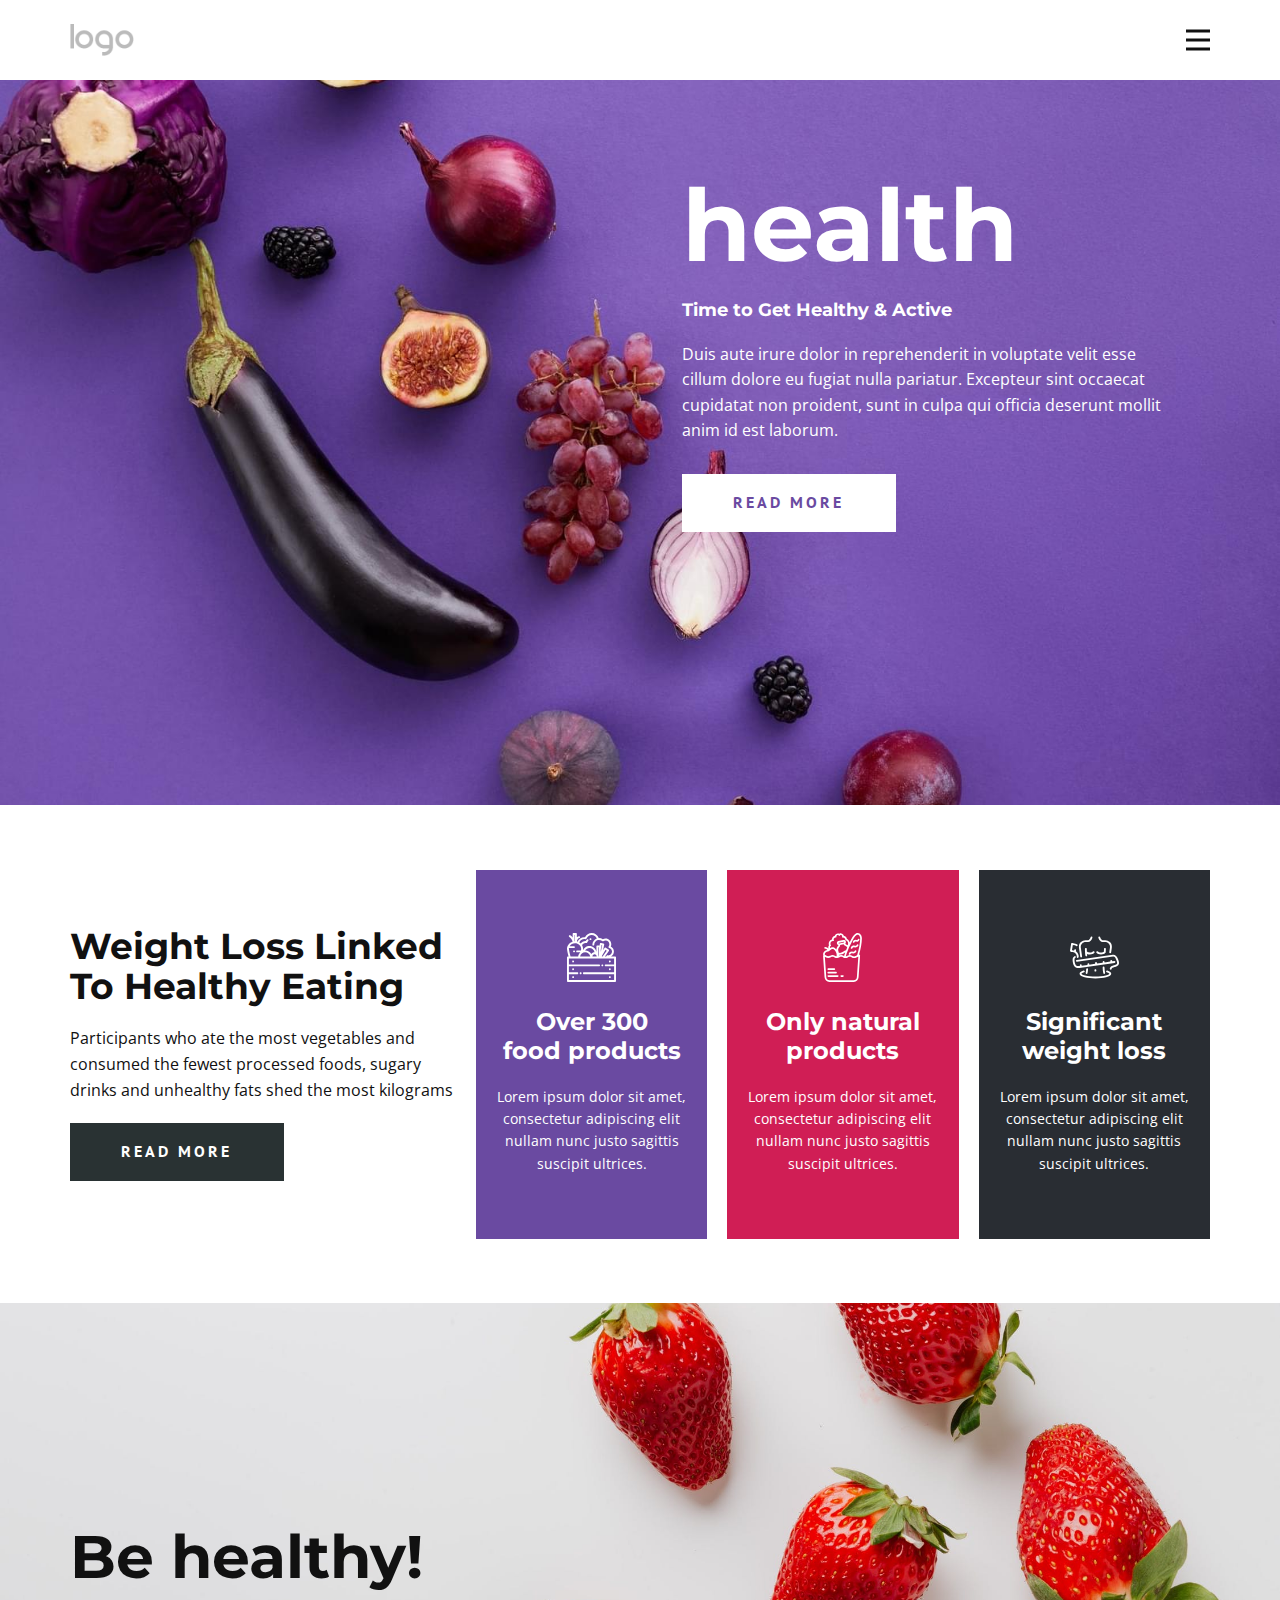
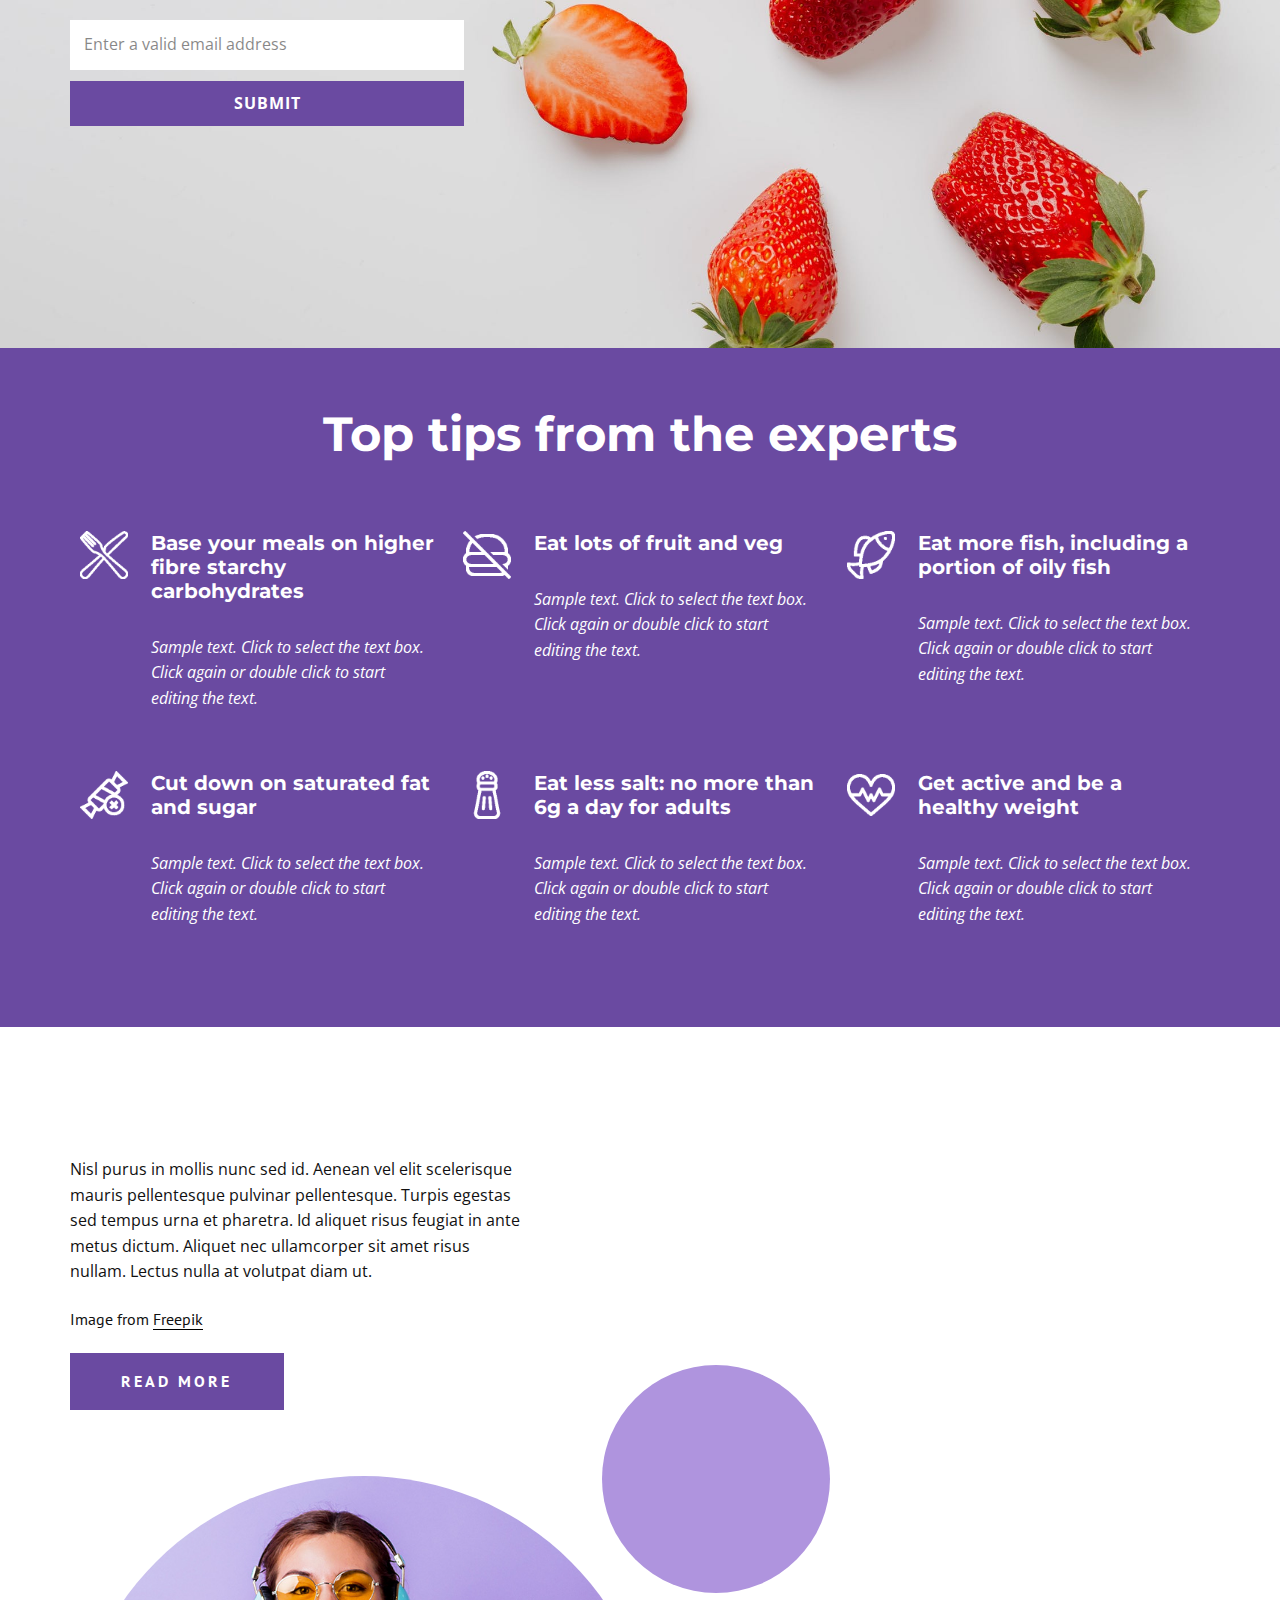
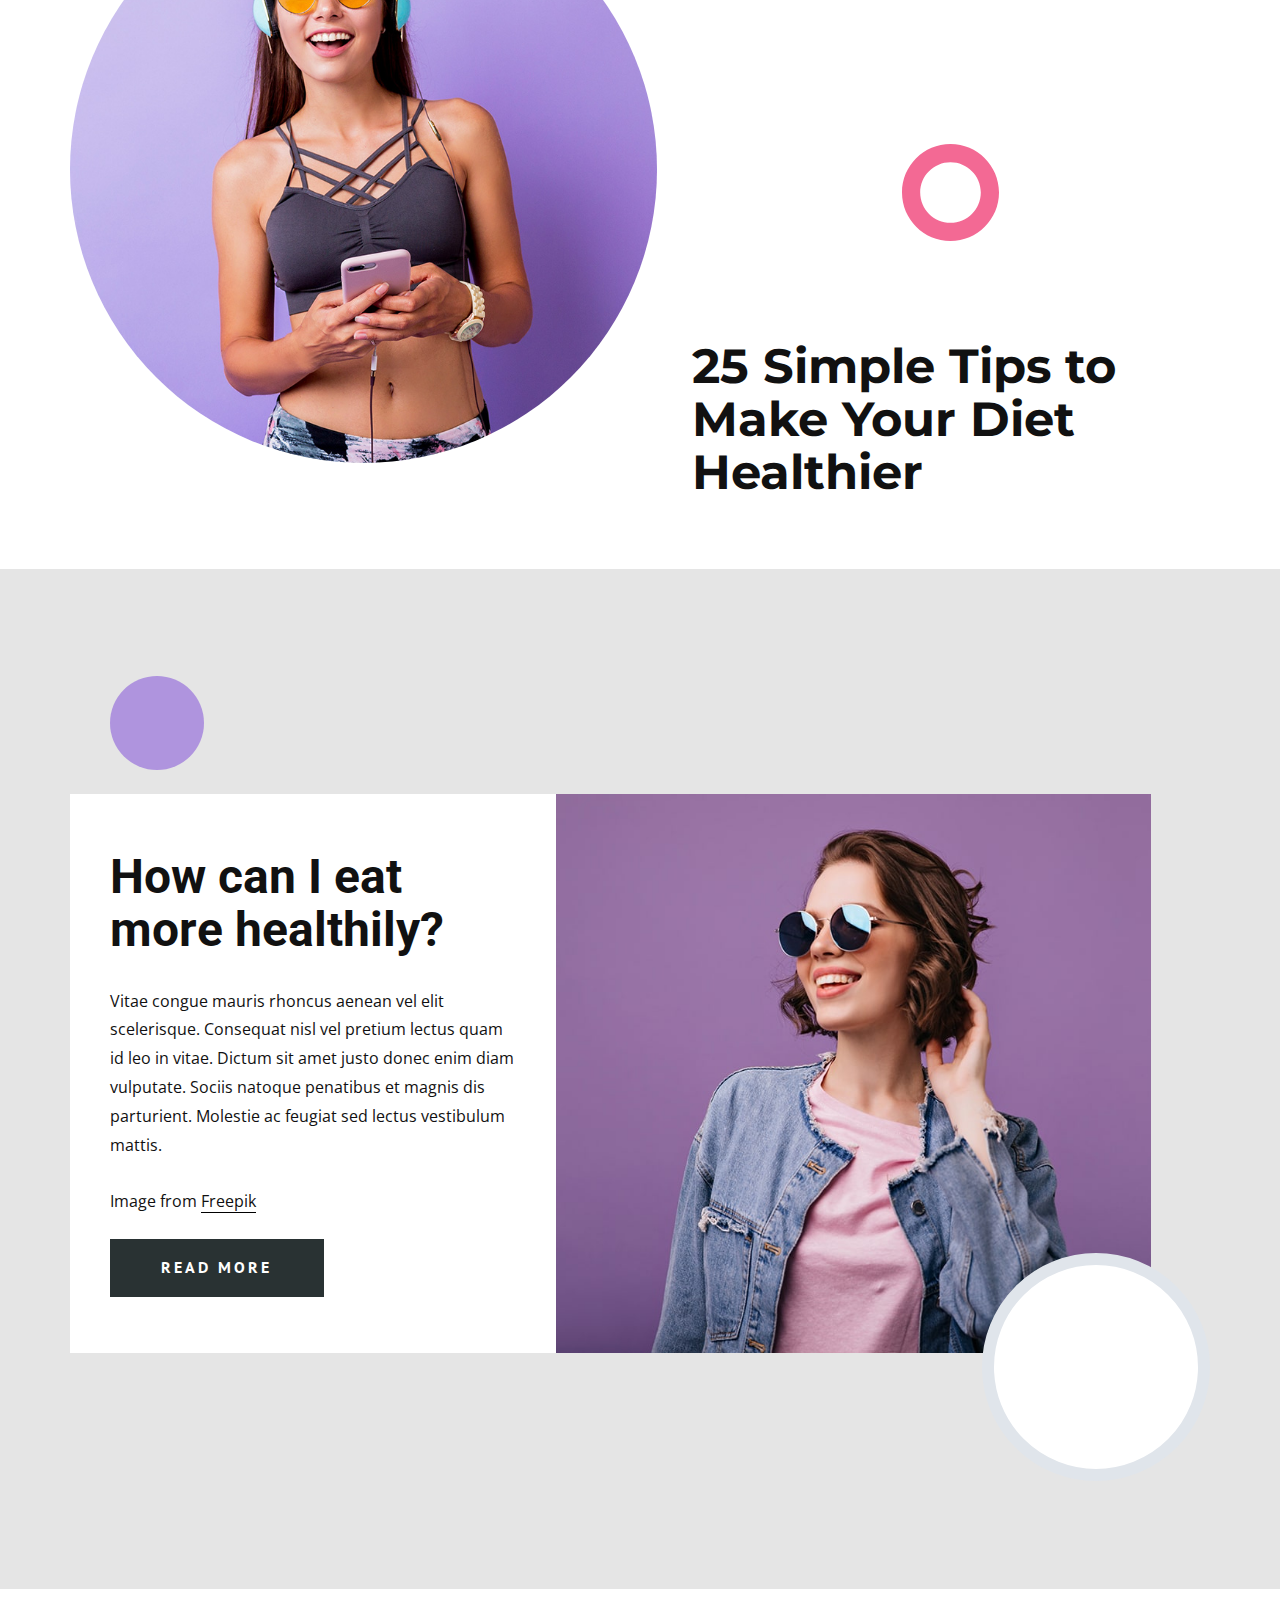
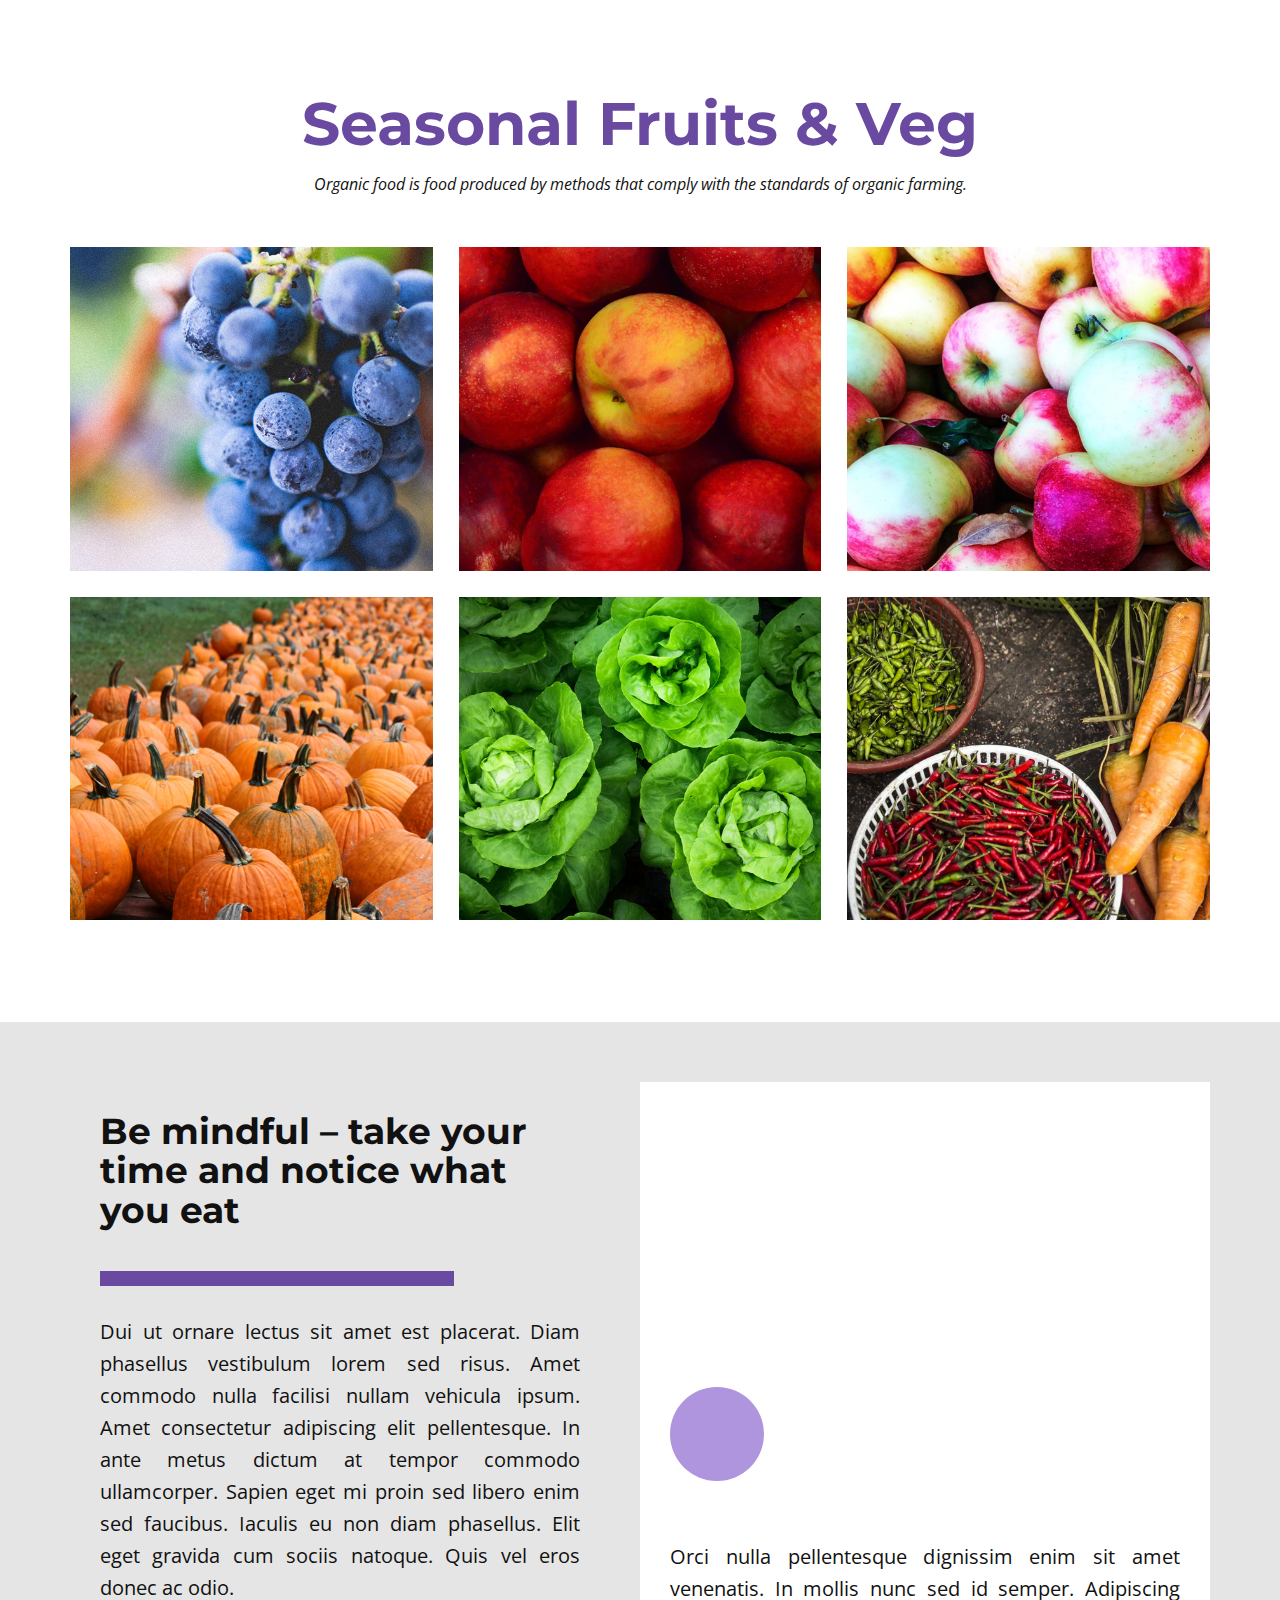
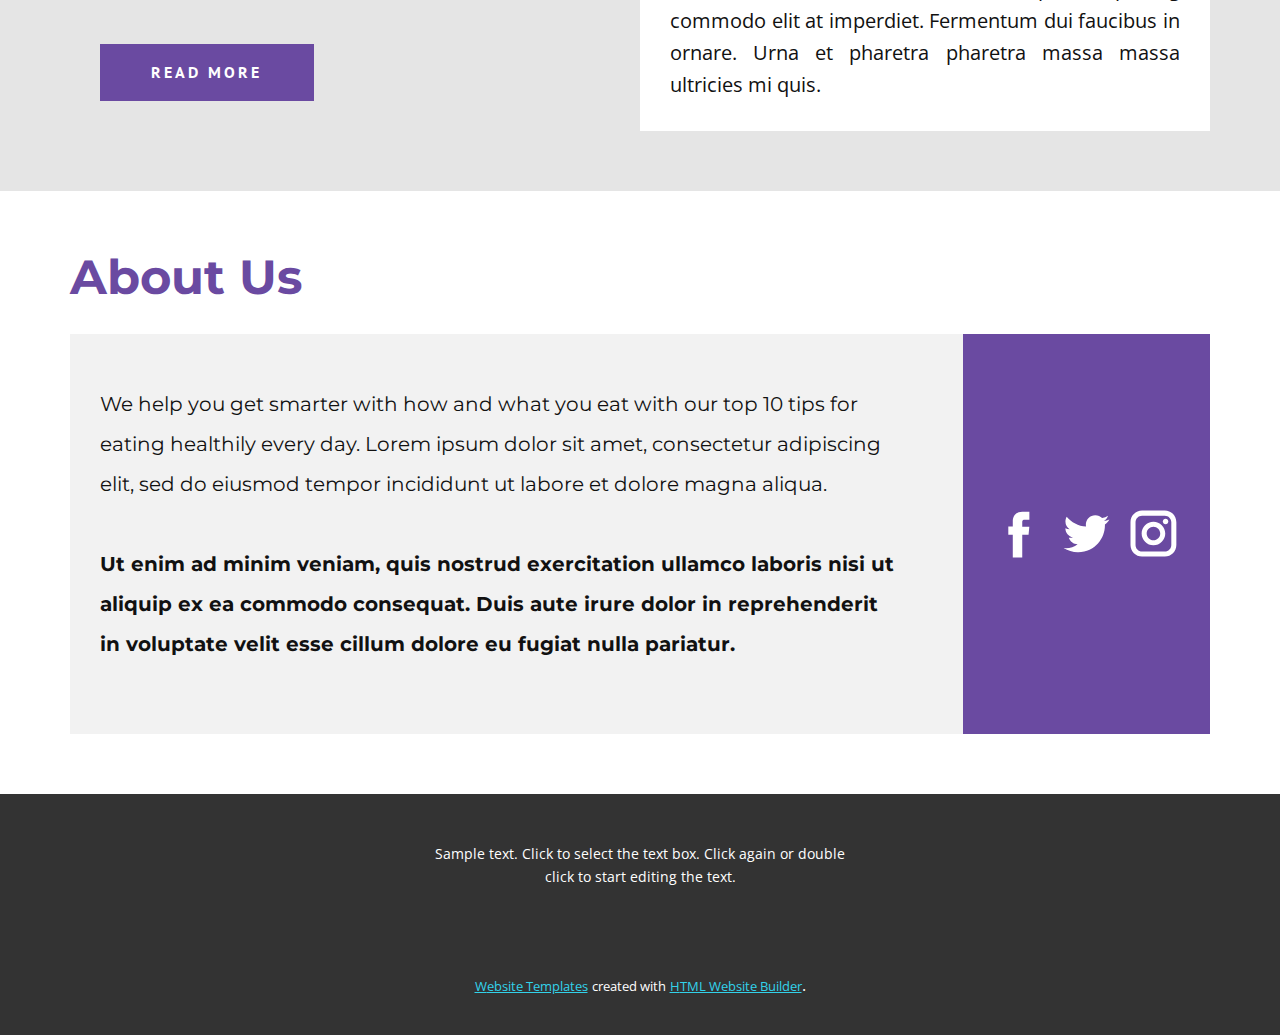
<file: Home.html>
<!DOCTYPE html>
<html style="font-size: 16px;" lang="en"><head>
    <meta name="viewport" content="width=device-width, initial-scale=1.0">
    <meta charset="utf-8">
    <meta name="keywords" content="​health, Weight Loss Linked To Healthy Eating, Be healthy!, ​Top tips from the experts, ​25 Simple Tips to Make Your Diet Healthier, ​How can I eat more healthily?, ​Seasona​l Fruits &amp;amp; Veg, ​Be mindful – take your time and notice what you eat, About Us">
    <meta name="description" content="">
    <title>Home</title>
    <link rel="stylesheet" href="nicepage.css" media="screen">
<link rel="stylesheet" href="Home.css" media="screen">
    <script class="u-script" type="text/javascript" src="jquery.js" defer=""></script>
    <script class="u-script" type="text/javascript" src="nicepage.js" defer=""></script>
    <meta name="generator" content="Nicepage 4.14.1, nicepage.com">
    <link id="u-theme-google-font" rel="stylesheet" href="https://fonts.googleapis.com/css?family=Montserrat:100,100i,200,200i,300,300i,400,400i,500,500i,600,600i,700,700i,800,800i,900,900i|Open+Sans:300,300i,400,400i,500,500i,600,600i,700,700i,800,800i">
    <link id="u-page-google-font" rel="stylesheet" href="https://fonts.googleapis.com/css?family=PT+Sans:400,400i,700,700i|Montserrat:100,100i,200,200i,300,300i,400,400i,500,500i,600,600i,700,700i,800,800i,900,900i|Roboto:100,100i,300,300i,400,400i,500,500i,700,700i,900,900i">
    
    
    
    
    
    
    
    
    
    
    <script type="application/ld+json">{
		"@context": "http://schema.org",
		"@type": "Organization",
		"name": "",
		"logo": "images/default-logo.png"
}</script>
    <meta name="theme-color" content="#32d2ea">
    <meta property="og:title" content="Home">
    <meta property="og:type" content="website">
  </head>
  <body class="u-body u-xl-mode" data-lang="en"><header class="u-clearfix u-header u-header" id="sec-560a"><div class="u-clearfix u-sheet u-valign-middle u-sheet-1">
        <a href="https://nicepage.com" class="u-image u-logo u-image-1">
          <img src="images/default-logo.png" class="u-logo-image u-logo-image-1">
        </a>
        <nav class="u-menu u-menu-dropdown u-offcanvas u-menu-1" data-responsive-from="XL">
          <div class="menu-collapse" style="font-size: 1rem; letter-spacing: 0px; font-weight: 700; text-transform: uppercase;">
            <a class="u-button-style u-custom-active-border-color u-custom-border u-custom-border-color u-custom-borders u-custom-hover-border-color u-custom-left-right-menu-spacing u-custom-padding-bottom u-custom-text-active-color u-custom-text-color u-custom-text-hover-color u-custom-top-bottom-menu-spacing u-nav-link u-text-active-palette-1-base u-text-hover-palette-2-base" href="#">
              <svg class="u-svg-link" viewBox="0 0 24 24"><use xmlns:xlink="http://www.w3.org/1999/xlink" xlink:href="#menu-hamburger"></use></svg>
              <svg class="u-svg-content" version="1.1" id="menu-hamburger" viewBox="0 0 16 16" x="0px" y="0px" xmlns:xlink="http://www.w3.org/1999/xlink" xmlns="http://www.w3.org/2000/svg"><g><rect y="1" width="16" height="2"></rect><rect y="7" width="16" height="2"></rect><rect y="13" width="16" height="2"></rect>
</g></svg>
            </a>
          </div>
          <div class="u-nav-container">
            <ul class="u-nav u-spacing-30 u-unstyled u-nav-1"><li class="u-nav-item"><a class="u-border-2 u-border-active-palette-2-base u-border-hover-palette-2-base u-border-no-left u-border-no-right u-border-no-top u-button-style u-nav-link u-text-active-palette-2-base u-text-grey-90 u-text-hover-grey-90" href="Home.html" style="padding: 10px 0px;">Home</a>
</li><li class="u-nav-item"><a class="u-border-2 u-border-active-palette-2-base u-border-hover-palette-2-base u-border-no-left u-border-no-right u-border-no-top u-button-style u-nav-link u-text-active-palette-2-base u-text-grey-90 u-text-hover-grey-90" href="About.html" style="padding: 10px 0px;">About</a>
</li><li class="u-nav-item"><a class="u-border-2 u-border-active-palette-2-base u-border-hover-palette-2-base u-border-no-left u-border-no-right u-border-no-top u-button-style u-nav-link u-text-active-palette-2-base u-text-grey-90 u-text-hover-grey-90" href="Contact.html" style="padding: 10px 0px;">Contact</a>
</li></ul>
          </div>
          <div class="u-nav-container-collapse">
            <div class="u-black u-container-style u-inner-container-layout u-opacity u-opacity-95 u-sidenav">
              <div class="u-inner-container-layout u-sidenav-overflow">
                <div class="u-menu-close"></div>
                <ul class="u-align-center u-nav u-popupmenu-items u-unstyled u-nav-2"><li class="u-nav-item"><a class="u-button-style u-nav-link" href="Home.html" style="padding: 10px 0px;">Home</a>
</li><li class="u-nav-item"><a class="u-button-style u-nav-link" href="About.html" style="padding: 10px 0px;">About</a>
</li><li class="u-nav-item"><a class="u-button-style u-nav-link" href="Contact.html" style="padding: 10px 0px;">Contact</a>
</li></ul>
              </div>
            </div>
            <div class="u-black u-menu-overlay u-opacity u-opacity-70"></div>
          </div>
        </nav>
      </div></header>
    <section class="u-align-center u-clearfix u-image u-section-1" id="carousel_d50a" data-image-width="1620" data-image-height="1080">
      <div class="u-clearfix u-sheet u-sheet-1">
        <div class="u-container-style u-group u-shape-rectangle u-group-1">
          <div class="u-container-layout u-container-layout-1">
            <h2 class="u-text u-text-body-alt-color u-text-default u-text-1"> health</h2>
            <h6 class="u-text u-text-body-alt-color u-text-default u-text-2"> Time to Get Healthy &amp; Active</h6>
            <p class="u-text u-text-body-alt-color u-text-3"> Duis aute irure dolor in reprehenderit in voluptate velit esse cillum dolore eu fugiat nulla pariatur. Excepteur sint occaecat cupidatat non proident, sunt in culpa qui officia deserunt mollit anim id est laborum.</p>
            <a href="https://nicepage.com/website-templates" class="u-active-palette-2-light-1 u-border-none u-btn u-btn-rectangle u-button-style u-custom-font u-font-pt-sans u-hover-palette-2-light-1 u-radius-0 u-text-active-white u-text-hover-white u-text-palette-2-base u-white u-btn-1">read more</a>
          </div>
        </div>
      </div>
    </section>
    <section class="u-align-center u-clearfix u-white u-section-2" id="carousel_415f">
      <div class="u-clearfix u-sheet u-valign-middle u-sheet-1">
        <div class="u-clearfix u-expanded-width u-gutter-20 u-layout-wrap u-layout-wrap-1">
          <div class="u-layout">
            <div class="u-layout-row">
              <div class="u-container-style u-layout-cell u-left-cell u-similar-fill u-size-21 u-size-30-md u-layout-cell-1">
                <div class="u-container-layout u-valign-middle u-container-layout-1">
                  <h2 class="u-text u-text-1">Weight Loss Linked To Healthy Eating</h2>
                  <p class="u-text u-text-2">Participants who ate the most vegetables and consumed the fewest processed foods, sugary drinks and unhealthy fats shed the most kilograms</p>
                  <a href="https://nicepage.com/k/test-website-templates" class="u-active-grey-70 u-border-none u-btn u-btn-rectangle u-button-style u-custom-font u-font-pt-sans u-hover-grey-70 u-palette-1-dark-3 u-radius-0 u-btn-1">read more</a>
                </div>
              </div>
              <div class="u-container-style u-layout-cell u-palette-2-base u-similar-fill u-size-13 u-size-30-md u-layout-cell-2">
                <div class="u-container-layout u-valign-middle u-container-layout-2"><span class="u-icon u-icon-circle u-text-body-alt-color u-icon-1"><svg class="u-svg-link" preserveAspectRatio="xMidYMin slice" viewBox="0 0 512 512" style="undefined"><use xmlns:xlink="http://www.w3.org/1999/xlink" xlink:href="#svg-1b55"></use></svg><svg class="u-svg-content" viewBox="0 0 512 512" x="0px" y="0px" id="svg-1b55" style="enable-background:new 0 0 512 512;"><g><g><path d="M70.127,453.096l-0.092-0.07c-4.384-3.357-10.66-2.527-14.02,1.858c-3.358,4.384-2.526,10.661,1.857,14.02l0.092,0.07    c1.814,1.39,3.952,2.062,6.074,2.062c3.005,0,5.977-1.35,7.945-3.92C75.343,462.731,74.511,456.455,70.127,453.096z"></path>
</g>
</g><g><g><path d="M70.127,371.096l-0.092-0.07c-4.384-3.357-10.66-2.527-14.02,1.858c-3.358,4.384-2.526,10.661,1.857,14.02l0.092,0.07    c1.814,1.39,3.952,2.062,6.074,2.062c3.005,0,5.977-1.35,7.945-3.92C75.343,380.731,74.511,374.455,70.127,371.096z"></path>
</g>
</g><g><g><path d="M70.127,289.096l-0.092-0.07c-4.384-3.357-10.66-2.527-14.02,1.858c-3.358,4.384-2.526,10.661,1.857,14.02l0.092,0.07    c1.814,1.39,3.952,2.062,6.074,2.062c3.005,0,5.977-1.35,7.945-3.92C75.343,298.731,74.511,292.455,70.127,289.096z"></path>
</g>
</g><g><g><path d="M454.04,453.065l-0.093-0.07c-4.402-3.336-10.674-2.472-14.01,1.93c-3.336,4.401-2.472,10.674,1.93,14.01l0.093,0.07    c1.807,1.369,3.928,2.031,6.032,2.031c3.023,0,6.011-1.365,7.978-3.96C459.306,462.674,458.441,456.401,454.04,453.065z"></path>
</g>
</g><g><g><path d="M454.04,371.066l-0.093-0.07c-4.402-3.336-10.674-2.472-14.01,1.93c-3.335,4.4-2.471,10.673,1.93,14.009l0.093,0.07    c1.807,1.369,3.928,2.031,6.032,2.031c3.023,0,6.011-1.365,7.978-3.96C459.306,380.675,458.442,374.402,454.04,371.066z"></path>
</g>
</g><g><g><path d="M454.04,289.066l-0.093-0.07c-4.402-3.336-10.674-2.472-14.01,1.93s-2.471,10.673,1.93,14.009l0.093,0.07    c1.807,1.369,3.928,2.031,6.032,2.031c3.023,0,6.011-1.365,7.978-3.96C459.306,298.675,458.442,292.402,454.04,289.066z"></path>
</g>
</g><g><g><path d="M369.472,328h-0.13c-5.522,0-10,4.477-10,10s4.477,10,10,10h0.13c5.522,0,10-4.477,10-10S374.994,328,369.472,328z"></path>
</g>
</g><g><g><path d="M142.658,410h-0.13c-5.522,0-10,4.477-10,10s4.478,10,10,10h0.13c5.522,0,10-4.477,10-10S148.181,410,142.658,410z"></path>
</g>
</g><g><g><path d="M80.79,185.19c-1.86-1.86-4.44-2.93-7.07-2.93c-2.63,0-5.21,1.07-7.07,2.93c-1.859,1.86-2.93,4.44-2.93,7.08    c0,2.63,1.07,5.2,2.93,7.06c1.86,1.87,4.431,2.93,7.07,2.93c2.63,0,5.21-1.06,7.07-2.93c1.859-1.86,2.93-4.43,2.93-7.06    C83.72,189.63,82.65,187.06,80.79,185.19z"></path>
</g>
</g><g><g><path d="M502,246h-41.534c17.872-10.28,29.941-29.556,29.941-51.611c0-22.896-12.99-43.277-32.78-53.194    c3.414-7.59,5.185-15.833,5.185-24.348c0-32.814-26.696-59.511-59.511-59.511c-10.346,0-20.282,2.61-29.137,7.605    c-11.618-8.188-25.511-12.627-39.854-12.627c-0.973,0-1.938,0.034-2.902,0.074c-10.565-30.798-40.025-52.34-73.205-52.34    c-29.92,0-56.994,17.329-69.75,43.882c-2.393-0.222-4.797-0.334-7.199-0.334c-31.445,0-59.373,18.989-71.297,47.304    c-2.116-0.646-4.269-1.21-6.454-1.699c1.146-12.781,5.2-22.579,12.117-29.167c6.025-5.739,12.077-6.928,12.332-6.976l-0.139,0.023    l-0.002-0.011c2.114-0.311,4.115-1.286,5.634-2.812c1.859-1.86,2.93-4.43,2.93-7.06c0-2.64-1.07-5.21-2.93-7.08    c-1.86-1.86-4.44-2.93-7.07-2.93c-0.561,0-1.118,0.059-1.668,0.153l-0.003-0.017c-5.938,0.935-14.059,4.263-21.549,11.025V10    c0-5.523-4.478-10-10-10h-24c-5.522,0-10,4.477-10,10v37.391C47.651,33.292,35.232,25.05,34.269,24.421    c-4.619-3.013-10.797-1.711-13.818,2.901c-3.022,4.613-1.731,10.808,2.875,13.839c0.331,0.217,30.586,20.477,35.081,49.622    C24.568,100.948,0,130.689,0,165.714C0,180.266,8.299,215.208,16.444,246H10c-5.522,0-10,4.477-10,10v246c0,5.523,4.478,10,10,10    h492c5.522,0,10-4.477,10-10V256C512,250.477,507.522,246,502,246z M181.254,63.596c3.847,0,7.699,0.385,11.452,1.145    c4.884,0.988,9.749-1.767,11.411-6.465c8.093-22.865,29.828-38.228,54.086-38.228c23.64,0,44.737,14.739,53.3,36.142    c-27.011,9.451-46.445,35.178-46.445,65.374c0,5.523,4.478,10,10,10c5.522,0,10-4.477,10-10c0-27.157,22.094-49.25,49.251-49.25    c12.043,0,23.641,4.403,32.655,12.399c3.555,3.153,8.84,3.368,12.64,0.516c6.877-5.164,15.071-7.893,23.695-7.893    c21.786,0,39.511,17.725,39.511,39.511c0,8.565-2.695,16.714-7.796,23.564c-1.994,2.679-2.52,6.178-1.399,9.325    c1.121,3.147,3.737,5.527,6.977,6.344c17.554,4.426,29.814,20.179,29.814,38.309c0,21.786-17.725,39.511-39.511,39.511    c-2.482,0-5.002-0.242-7.491-0.719c-4.847-0.932-9.646,1.816-11.304,6.464c-0.783,2.197-1.774,4.324-2.939,6.355h-12.624    l40.949-58.7c1.539-2.206,2.124-4.94,1.623-7.583c-0.501-2.643-2.046-4.973-4.285-6.463l-29.155-19.402    c-2.271-1.512-5.063-2.031-7.724-1.434c-2.662,0.596-4.966,2.253-6.376,4.589l-14.579,24.14l11.934-60.369    c1.064-5.389-2.416-10.628-7.796-11.734l-25.445-5.233c-2.629-0.542-5.367-0.002-7.595,1.496c-2.228,1.498-3.76,3.829-4.251,6.468    l-3.265,17.535h-23.337c-5.522,0-10,4.477-10,10v57.544c-6.646-34.029-36.673-59.794-72.617-59.794    c-16.197,0-31.581,5.139-44.487,14.862c-10.643,8.017-19.002,18.929-24.032,31.197c1.274-7.51,1.902-13.27,1.902-17.404    c0-13.561-3.683-26.332-10.16-37.482c5.254-14.295,18.913-24.006,34.363-24.006c2.455,0,4.915,0.247,7.313,0.733    c4.887,0.994,9.759-1.769,11.418-6.472c2.146-6.078,5.88-11.515,10.8-15.723c4.196-3.59,4.688-9.903,1.098-14.1    c-3.589-4.197-9.901-4.688-14.1-1.099c-5.494,4.7-10.03,10.398-13.373,16.749c-1.051-0.059-2.104-0.088-3.155-0.088    c-19.904,0-37.884,10.42-48.028,26.672c-4.75-4.573-10.082-8.608-15.891-11.998C137.066,77.779,157.846,63.596,181.254,63.596z     M365.622,238.655l37.666-62.365l11.947,7.951L372.153,246h-7.983L365.622,238.655z M353.113,198.797V171.03    c0.053-0.21,0.111-0.418,0.151-0.634l8.369-44.944l5.745,1.182L353.113,198.797z M327.163,228.653    c0.043-0.379,0.072-0.763,0.072-1.153v-78.191h5.879V246h-3.156c0.027-0.626,0.042-1.253,0.042-1.882    C330,238.667,328.988,233.455,327.163,228.653z M190,182c-0.296,0-0.587,0.019-0.883,0.022c9.777-15.18,26.909-24.963,45.5-24.963    c26.422,0,48.458,19.081,53.09,44.184c-13.837,0.098-26.099,7.061-33.687,17.714C241.199,196.885,217.313,182,190,182z     M243.057,246h-104.54h-1.573c4.705-25.012,26.699-44,53.057-44C216.359,202,238.352,220.988,243.057,246z M288,221.236    c12.131,0,22,10.265,22,22.882c0,0.631-0.03,1.258-0.079,1.882h-43.843c-0.049-0.624-0.079-1.251-0.079-1.882    C266,231.501,275.869,221.236,288,221.236z M79.155,20h4v67.057c-1.341,0.013-2.675,0.049-4,0.12V20z M20.597,157.81    c0.624,0.122,1.268,0.19,1.927,0.19h49.438c5.522,0,10-4.477,10-10s-4.478-10-10-10H27.606    c10.81-18.415,32.031-30.963,56.394-30.963c35.29,0,64,26.322,64,58.677c0,2.609-0.417,7.423-2.006,16.286h-39.719    c-5.522,0-10,4.477-10,10s4.478,10,10,10h33.206c-12.133,11.359-20.442,26.74-22.786,44H37.141    C26.216,205.214,20,176.152,20,165.714C20,163.033,20.215,160.398,20.597,157.81z M492,328h-88c-5.522,0-10,4.477-10,10    s4.478,10,10,10h88v62H176.606c-5.522,0-10,4.477-10,10s4.478,10,10,10H492v62H20v-62h88c5.522,0,10-4.477,10-10s-4.478-10-10-10    H20v-62h315.394c5.522,0,10-4.477,10-10s-4.478-10-10-10H20v-62h9.483H492V328z"></path>
</g>
</g><g><g><path d="M245.465,54h-0.132c-5.522,0-10,4.477-10,10s4.478,10,10,10h0.132c5.522,0,10-4.477,10-10S250.987,54,245.465,54z"></path>
</g>
</g></svg></span>
                  <h4 class="u-align-center u-custom-font u-heading-font u-text u-text-body-alt-color u-text-3">Over 300 <br>food products
                  </h4>
                  <p class="u-align-center u-custom-font u-small-text u-text u-text-body-alt-color u-text-font u-text-variant u-text-4">Lorem ipsum dolor sit amet, consectetur adipiscing elit nullam nunc justo sagittis suscipit ultrices.</p>
                </div>
              </div>
              <div class="u-container-style u-layout-cell u-palette-4-base u-similar-fill u-size-13 u-size-30-md u-layout-cell-3">
                <div class="u-container-layout u-valign-middle u-container-layout-3"><span class="u-icon u-icon-circle u-text-body-alt-color u-icon-2"><svg class="u-svg-link" preserveAspectRatio="xMidYMin slice" viewBox="0 0 56.823 56.823" style="undefined"><use xmlns:xlink="http://www.w3.org/1999/xlink" xlink:href="#svg-c714"></use></svg><svg class="u-svg-content" viewBox="0 0 56.823 56.823" x="0px" y="0px" id="svg-c714" style="enable-background:new 0 0 56.823 56.823;"><g><path d="M36.272,25.308c0.106,0.036,0.215,0.053,0.321,0.053c0.417,0,0.806-0.262,0.947-0.679c0.313-0.918,1.314-1.411,2.232-1.1   c1.962,0.664,4.103-0.389,4.768-2.352c0.178-0.522-0.102-1.091-0.625-1.269c-0.525-0.177-1.091,0.103-1.269,0.626   c-0.312,0.919-1.313,1.412-2.232,1.1c-1.959-0.661-4.102,0.39-4.768,2.352C35.469,24.561,35.749,25.13,36.272,25.308z"></path><path d="M38.638,18.34c0.106,0.036,0.215,0.053,0.321,0.053c0.417,0,0.806-0.262,0.947-0.679c0.151-0.445,0.466-0.805,0.888-1.013   s0.899-0.238,1.344-0.087c1.962,0.664,4.102-0.389,4.768-2.353c0.178-0.522-0.103-1.091-0.625-1.269   c-0.523-0.18-1.091,0.103-1.268,0.626c-0.312,0.92-1.311,1.413-2.232,1.101c-0.952-0.323-1.971-0.257-2.871,0.188   c-0.9,0.444-1.574,1.213-1.897,2.164C37.834,17.594,38.115,18.162,38.638,18.34z"></path><path d="M41.002,11.372c0.107,0.036,0.215,0.053,0.322,0.053c0.417,0,0.806-0.262,0.947-0.679c0.23-0.678,0.971-1.043,1.648-0.813   c0.835,0.283,1.73,0.225,2.521-0.164c0.79-0.39,1.381-1.064,1.665-1.899c0.178-0.522-0.102-1.091-0.625-1.269   c-0.525-0.179-1.091,0.103-1.269,0.626c-0.112,0.329-0.345,0.595-0.656,0.748c-0.311,0.153-0.663,0.176-0.993,0.063   c-1.722-0.581-3.601,0.343-4.185,2.064C40.2,10.626,40.479,11.194,41.002,11.372z"></path><path d="M48.246,25.234c-0.174-0.119-0.37-0.187-0.57-0.213c1.987-6.457,3.077-12.783,3.233-18.808   c0.049-1.895-0.877-4.425-2.744-5.596c-0.896-0.563-2.364-1.027-4.27-0.046c-2.987,1.541-5.123,6.074-6.839,9.718   c-0.099,0.21-0.196,0.415-0.292,0.618c-0.379-1.743-1.531-3.234-3.169-4.012c-0.386-1.856-1.858-3.31-3.708-3.687   c-0.02-0.104-0.045-0.206-0.076-0.309c-0.381-1.302-1.53-2.282-2.859-2.44c-0.749-0.089-1.491,0.066-2.125,0.437   c-0.54-0.301-1.146-0.461-1.768-0.461c-1.739,0-3.2,1.213-3.581,2.836c-1.901,0.518-3.295,2.263-3.31,4.291   c-2.169,0.56-3.749,2.52-3.749,4.851c0,0.618,0.116,1.23,0.339,1.807c-0.563,0.695-0.875,1.565-0.875,2.478   c0,0.548,0.113,1.076,0.326,1.564c-0.999-1.09-2.405-1.981-3.984-1.923c-0.552,0.018-0.986,0.479-0.969,1.031   c0.017,0.541,0.461,0.969,0.999,0.969c0.034,0.001,0.065-0.002,0.097-0.002c0.937,0,1.808,0.62,2.442,1.34   c-1.586,0.457-3.498,1.201-4.39,2.883c-0.537,1.015-0.6,2.26-0.242,3.686c-0.173,0.289-0.268,0.625-0.25,0.983l1.702,24.187   c0.155,3.033,2.655,5.408,5.691,5.408h28.071c3.036,0,5.536-2.375,5.69-5.39l1.745-25.028c0-0.006,0.001-0.012,0.001-0.018   C48.84,25.927,48.627,25.496,48.246,25.234z M37.58,13.767c0.396-0.739,0.828-1.655,1.285-2.626   c1.503-3.192,3.563-7.563,5.946-8.793C45.681,1.9,46.43,1.891,47.102,2.31c1.159,0.728,1.841,2.565,1.808,3.851   c-0.153,5.912-1.233,12.134-3.211,18.494c-0.065,0.209-0.209,0.631-0.414,1.21l-1.704,0.757c-0.037,0.017-0.073,0.035-0.108,0.057   c-0.492,0.295-1.044,0.441-1.596,0.447c-0.552-0.006-1.103-0.152-1.595-0.447l-0.713-0.428c-0.82-0.492-1.739-0.738-2.658-0.738   c-0.011,0-0.022,0.002-0.034,0.002c-0.93-0.006-1.862,0.237-2.692,0.736l-0.712,0.428c-0.397,0.238-0.836,0.354-1.28,0.404   c0.025-0.087,0.054-0.172,0.08-0.258c0.274-0.931,0.568-1.849,0.876-2.76c0.117-0.346,0.239-0.69,0.361-1.033   c0.257-0.723,0.526-1.437,0.804-2.146c0.124-0.317,0.245-0.637,0.373-0.951C35.559,17.808,36.521,15.745,37.58,13.767z    M24.832,16.139c0.117-0.15,0.231-0.296,0.339-0.438c0-0.002,0.001-0.003,0.002-0.004c0.079-0.105,0.148-0.214,0.206-0.323   c0.246-0.463,0.304-0.983,0.19-1.491l4.174-0.913c0.028,0.128,0.058,0.255,0.106,0.373c0.187,0.458,0.521,0.839,0.986,1.105   c0.152,0.084,0.311,0.168,0.475,0.255c0.135,0.071,0.27,0.145,0.406,0.219c0.065,0.035,0.131,0.07,0.196,0.106   c0.119,0.067,0.234,0.141,0.35,0.214c0.099,0.061,0.197,0.124,0.293,0.191c0.111,0.077,0.217,0.162,0.323,0.248   c0.093,0.076,0.182,0.159,0.27,0.244c0.095,0.093,0.189,0.188,0.276,0.292c0.154,0.184,0.302,0.375,0.423,0.604   c-0.424,0.936-0.823,1.891-1.209,2.854c-0.06,0.149-0.124,0.294-0.183,0.443c-1.096,0.278-2.155,0.798-3.463,1.729   c-1.648,1.171-2.875,1.482-4.897,1.189l-0.607-2.779C23.076,18.378,23.969,17.24,24.832,16.139z M29.791,10.066   c0.026-0.005,0.052-0.008,0.078-0.008c0.189,0,0.366,0.135,0.407,0.325c0.032,0.144-0.022,0.257-0.058,0.312   c-0.035,0.054-0.114,0.149-0.257,0.18l-5.524,1.209c-0.22,0.048-0.444-0.098-0.492-0.316c-0.048-0.219,0.097-0.444,0.316-0.492   l2.935-0.642L29.791,10.066z M26.559,25.533c-0.076,0.005-0.153,0.007-0.229,0.015c-0.545,0.055-1.083,0.193-1.594,0.423   l-0.191-0.875c0.288,0.024,0.575,0.048,0.844,0.048c1.744,0,3.148-0.519,4.762-1.667c0.508-0.362,0.958-0.636,1.386-0.863   c-0.092,0.261-0.183,0.521-0.272,0.783c-0.064,0.188-0.133,0.373-0.195,0.562c-0.294,0.89-0.574,1.787-0.835,2.692l-0.665-0.398   c-0.82-0.492-1.739-0.738-2.658-0.738c-0.012,0-0.025,0.002-0.037,0.002C26.769,25.515,26.664,25.527,26.559,25.533z    M14.598,15.192l0.655-0.54l-0.425-0.733c-0.266-0.46-0.407-0.98-0.407-1.506c0-1.62,1.269-2.941,2.889-3.009l1.214-0.051   l-0.283-1.182c-0.048-0.198-0.072-0.393-0.072-0.578c0-1.288,1.006-2.373,2.29-2.471l0.924-0.07l0-0.995   c0.029-0.899,0.77-1.622,1.677-1.622c0.522,0,0.896,0.238,1.117,0.438l0.701,0.633l0.672-0.664   c0.308-0.304,0.731-0.446,1.167-0.396c0.536,0.063,1.02,0.481,1.176,1.018c0.053,0.18,0.068,0.354,0.047,0.531l-0.117,1.117h1.126   c1.437,0,2.639,1.123,2.738,2.557l0.045,0.657l0.621,0.218c1.563,0.549,2.591,2.028,2.556,3.683   c-0.015,0.707-0.243,1.388-0.656,1.985c-0.669-0.568-1.39-0.951-1.996-1.27c-0.157-0.083-0.309-0.163-0.462-0.248   c-0.043-0.024-0.095-0.066-0.113-0.171c-0.024-0.144,0.03-0.317,0.139-0.444c0.436-0.506,0.611-1.196,0.47-1.847l-0.121-0.551   c-0.121-0.556-0.453-1.031-0.933-1.339c-0.479-0.307-1.049-0.41-1.604-0.288l-0.268,0.059c-0.003,0.001-0.006,0-0.009,0.001   l-2.935,0.642l-2.864,0.625c-0.555,0.121-1.03,0.452-1.338,0.933c-0.308,0.479-0.41,1.05-0.289,1.605l0.06,0.272   c0,0.001,0,0.002,0,0.003c0,0.001,0.001,0.002,0.001,0.004l0.059,0.271c0.145,0.666,0.608,1.227,1.237,1.497   c0.156,0.067,0.286,0.194,0.331,0.323c0.026,0.074,0.011,0.112-0.047,0.208c0,0,0,0,0,0.001c-0.099,0.133-0.206,0.268-0.315,0.407   c-0.11,0.14-0.224,0.287-0.34,0.439c-0.039,0.051-0.076,0.104-0.115,0.156c-0.083,0.113-0.166,0.228-0.248,0.348   c-0.045,0.065-0.088,0.132-0.132,0.2c-0.076,0.117-0.149,0.238-0.221,0.362c-0.042,0.072-0.083,0.143-0.123,0.218   c-0.075,0.14-0.143,0.287-0.21,0.437c-0.029,0.064-0.06,0.125-0.086,0.192c-0.088,0.218-0.166,0.446-0.228,0.686   c-0.01,0.038-0.014,0.079-0.023,0.118c-0.048,0.204-0.087,0.415-0.112,0.635c-0.01,0.088-0.012,0.18-0.018,0.271   c-0.008,0.118-0.023,0.23-0.023,0.353c-0.004-0.005-0.008-0.01-0.012-0.015c-0.014-0.018-0.028-0.034-0.041-0.052   c-0.174-0.229-0.348-0.44-0.523-0.64c-0.055-0.063-0.111-0.124-0.167-0.184c-0.147-0.159-0.294-0.308-0.442-0.448   c-0.048-0.045-0.096-0.094-0.145-0.138c-0.187-0.167-0.375-0.32-0.564-0.456c-0.053-0.038-0.107-0.07-0.16-0.106   c-0.142-0.095-0.284-0.183-0.428-0.261c-0.07-0.038-0.139-0.075-0.21-0.109c-0.149-0.073-0.299-0.135-0.45-0.189   c-0.05-0.018-0.1-0.042-0.15-0.058c-0.164-0.052-0.329-0.094-0.495-0.125c-0.019-0.004-0.038-0.002-0.057-0.005   c-0.034-0.006-0.067-0.019-0.101-0.024c-0.116-0.017-0.226-0.01-0.34-0.018c-0.08-0.005-0.159-0.022-0.239-0.022   c-0.024,0-0.049,0.006-0.074,0.006c-0.155,0.002-0.305,0.02-0.456,0.039c-0.075,0.01-0.15,0.016-0.225,0.03   c-0.197,0.036-0.388,0.086-0.577,0.146c-0.029,0.009-0.057,0.016-0.086,0.026c-0.498,0.169-0.97,0.408-1.412,0.697   c-0.091-0.225-0.139-0.467-0.139-0.716C13.885,16.113,14.145,15.564,14.598,15.192z M8.173,23.495   c0.423-0.797,1.45-1.405,3.233-1.915c0.834-0.238,1.608-0.683,2.236-1.283c0.285-0.273,0.552-0.504,0.81-0.714   c0.806-0.655,1.501-1.011,2.13-1.092c0.014-0.002,0.028-0.004,0.042-0.005c0.199-0.022,0.392-0.016,0.579,0.017   c0.049,0.009,0.099,0.026,0.149,0.039c0.093,0.023,0.185,0.046,0.278,0.083c0.06,0.023,0.12,0.058,0.181,0.086   c0.087,0.042,0.173,0.08,0.26,0.133c0.068,0.041,0.136,0.094,0.204,0.141c0.081,0.057,0.162,0.109,0.244,0.175   c0.076,0.061,0.152,0.135,0.228,0.204c0.076,0.069,0.152,0.132,0.228,0.209c0.084,0.085,0.169,0.184,0.254,0.279   c0.069,0.077,0.138,0.148,0.208,0.231c0.095,0.114,0.191,0.244,0.287,0.37c0.061,0.08,0.121,0.152,0.182,0.237   c0.109,0.152,0.219,0.321,0.329,0.489c0.048,0.074,0.097,0.14,0.145,0.216c0.159,0.251,0.319,0.518,0.48,0.802   c0.736,1.299,0.98,3.218,0.66,4.889c-0.053-0.005-0.105-0.013-0.158-0.021c-0.381-0.065-0.748-0.187-1.082-0.387l-0.713-0.428   c-0.82-0.492-1.739-0.738-2.658-0.738c-0.011,0-0.022,0.002-0.034,0.002c-0.93-0.006-1.862,0.237-2.692,0.736l-0.347,0.208   c-0.605,0.363-1.283,0.546-1.961,0.552c-0.679-0.006-1.356-0.188-1.961-0.552l-1.345-0.808c0,0-0.001,0-0.001-0.001   c-0.177-0.105-0.368-0.177-0.564-0.213C7.847,24.645,7.903,24.005,8.173,23.495z M45.074,51.313   c-0.101,1.968-1.724,3.51-3.694,3.51H13.308c-1.971,0-3.593-1.542-3.695-3.529L7.949,27.652l0.87,0.522   c0.943,0.566,2.002,0.844,3.058,0.838c1.057,0.006,2.115-0.272,3.058-0.838l0.347-0.208c0.492-0.296,1.043-0.442,1.595-0.448   c0.552,0.006,1.103,0.152,1.596,0.448l0.713,0.428c0.902,0.541,1.924,0.773,2.934,0.718c0.09-0.004,0.18-0.004,0.271-0.012   c0.011-0.001,0.021-0.007,0.033-0.008c0.683-0.077,1.353-0.292,1.971-0.644c0.058-0.021,0.12-0.022,0.174-0.054l0.713-0.428   c0.492-0.296,1.043-0.442,1.595-0.448c0.552,0.006,1.103,0.152,1.596,0.448l0.713,0.428c0.757,0.453,1.599,0.688,2.446,0.723   c0.017,0.001,0.035,0.003,0.052,0.003c0.292,0.009,0.584,0,0.874-0.041c0.166-0.021,0.327-0.063,0.49-0.1   c0.079-0.019,0.158-0.036,0.236-0.059c0.444-0.123,0.879-0.284,1.284-0.527h0l0.713-0.428c0.492-0.296,1.043-0.442,1.595-0.448   c0.552,0.006,1.103,0.152,1.596,0.448l0.713,0.428c0.826,0.495,1.753,0.738,2.679,0.734c0.015,0,0.031,0.003,0.046,0.003   c0.898,0,1.797-0.234,2.603-0.704l1.962-0.872c0.042-0.019,0.072-0.055,0.111-0.079l0.153-0.068L45.074,51.313z"></path><path d="M11.911,43.004h7c0.552,0,1-0.447,1-1s-0.448-1-1-1h-7c-0.552,0-1,0.447-1,1S11.359,43.004,11.911,43.004z"></path><path d="M11.911,47.004h9c0.552,0,1-0.447,1-1s-0.448-1-1-1h-9c-0.552,0-1,0.447-1,1S11.359,47.004,11.911,47.004z"></path><path d="M22.911,49.004h-11c-0.552,0-1,0.447-1,1s0.448,1,1,1h11c0.552,0,1-0.447,1-1S23.463,49.004,22.911,49.004z"></path><path d="M28.911,49.004h-2c-0.552,0-1,0.447-1,1s0.448,1,1,1h2c0.552,0,1-0.447,1-1S29.463,49.004,28.911,49.004z"></path>
</g></svg></span>
                  <h4 class="u-align-center u-custom-font u-heading-font u-text u-text-body-alt-color u-text-5">Only natural products</h4>
                  <p class="u-align-center u-custom-font u-small-text u-text u-text-body-alt-color u-text-font u-text-variant u-text-6">Lorem ipsum dolor sit amet, consectetur adipiscing elit nullam nunc justo sagittis suscipit ultrices.</p>
                </div>
              </div>
              <div class="u-container-style u-layout-cell u-palette-5-dark-3 u-right-cell u-similar-fill u-size-13 u-size-30-md u-layout-cell-4">
                <div class="u-container-layout u-valign-middle u-container-layout-4"><span class="u-icon u-icon-circle u-text-body-alt-color u-icon-3"><svg class="u-svg-link" preserveAspectRatio="xMidYMin slice" viewBox="0 0 470.926 470.926" style="undefined"><use xmlns:xlink="http://www.w3.org/1999/xlink" xlink:href="#svg-5549"></use></svg><svg class="u-svg-content" viewBox="0 0 470.926 470.926" x="0px" y="0px" id="svg-5549" style="enable-background:new 0 0 470.926 470.926;"><path id="XMLID_1873_" d="M86.845,147.384c-3.709-25.884,1.474-43.774,17.329-59.824c11.792-11.937,28.515-19.063,44.731-19.063  h25.399c7.82,0,19.234-10.649,22.804-24.902l0.713-2.838c1.212-4.821,6.104-7.749,10.922-6.535  c4.821,1.211,7.747,6.102,6.535,10.922l-0.711,2.831c-5.41,21.599-23.097,38.522-40.263,38.522h-25.399  c-11.336,0-23.569,5.255-31.926,13.714c-11.911,12.057-15.25,24.15-12.316,44.62l11.595,80.878c0.706,4.92-2.711,9.48-7.631,10.187  c-0.433,0.062-0.863,0.092-1.289,0.092c-4.405,0-8.254-3.236-8.897-7.724L86.845,147.384z M162.244,178.888  c-0.449-8.262-0.71-16.852-0.663-25.649c0.026-4.97-3.981-9.021-8.952-9.048c-4.974,0-9.021,3.981-9.048,8.951  c-0.127,23.771,1.98,46.688,3.831,63.999c0.494,4.617,4.397,8.044,8.938,8.044c0.32,0,0.643-0.018,0.968-0.052  c4.942-0.528,8.521-4.964,7.993-9.906c-0.492-4.599-0.985-9.428-1.445-14.449c7.805,3.155,17.188,4.917,27.167,4.917  c18.756,0,35.398-6.219,43.433-16.23c3.111-3.876,2.491-9.541-1.386-12.652c-3.876-3.11-9.541-2.491-12.652,1.387  c-3.671,4.573-14.435,9.496-29.395,9.496C176.823,187.695,166.399,183.254,162.244,178.888z M297.831,205.695  c18.757,0,35.399-6.22,43.432-16.23c1.162-1.448,1.848-3.221,1.963-5.073c0.132-2.12,0.278-4.266,0.425-6.428  c0.55-8.099,1.118-16.474,1.074-24.82c-0.027-4.955-4.051-8.952-8.999-8.952c-0.016,0-0.033,0-0.049,0  c-4.97,0.026-8.978,4.078-8.952,9.048c0.042,7.688-0.505,15.729-1.033,23.506c-0.073,1.075-0.146,2.147-0.217,3.214  c-4.741,3.992-14.596,7.736-27.644,7.736c-14.959,0-25.724-4.923-29.395-9.496c-3.11-3.877-8.775-4.498-12.652-1.387  c-3.876,3.111-4.497,8.776-1.386,12.652C262.433,199.476,279.075,205.695,297.831,205.695z M64.774,229.472  c-1.255,4.81,1.627,9.726,6.437,10.98c0.762,0.198,1.525,0.293,2.278,0.293c3.997,0,7.646-2.683,8.702-6.73  c4.948-18.972-4.424-42.19-22.841-56.503c-1.017-0.779-2.074-1.508-3.162-2.188l2.227-9.214c1.168-4.831-1.802-9.694-6.634-10.862  c-4.83-1.174-9.695,1.802-10.862,6.634l-1.568,6.486c-6.341-1.7-12.669-2.688-18.057-3.53c-0.69-0.107-1.375-0.215-2.043-0.32  l7.887-49.423c0.686,0.109,1.387,0.219,2.103,0.33c9.492,1.482,22.491,3.514,29.888,9.18c3.945,3.022,9.594,2.274,12.618-1.671  c3.023-3.946,2.274-9.595-1.671-12.618c-11.035-8.454-26.653-10.894-38.056-12.675c-3.913-0.611-7.609-1.188-9.678-1.816  c-2.488-0.757-5.182-0.398-7.387,0.98s-3.706,3.645-4.116,6.213L0.113,170.215c-0.708,4.44,1.969,8.723,6.272,10.029  c3.275,0.995,7.378,1.636,12.13,2.378c9.492,1.482,22.491,3.514,29.838,9.142C60.799,201.435,67.858,217.646,64.774,229.472z   M273.422,47.968c5.412,21.604,23.099,38.528,40.265,38.528h25.399c11.336,0,23.569,5.255,31.926,13.714  c11.911,12.057,15.25,24.149,12.317,44.619l-5.782,40.314c-0.706,4.92,2.711,9.48,7.631,10.187c0.434,0.062,0.864,0.092,1.289,0.092  c4.404,0,8.254-3.236,8.897-7.724l5.782-40.315c3.708-25.884-1.475-43.774-17.331-59.823  c-11.792-11.937-28.515-19.063-44.731-19.063h-25.399c-7.82,0-19.234-10.65-22.806-24.906l-0.71-2.831  c-1.21-4.821-6.102-7.75-10.92-6.539c-4.821,1.21-7.749,6.099-6.539,10.92L273.422,47.968z M322.558,322.727  c-4.969,0.115-8.904,4.236-8.789,9.206c0.454,19.579,2.521,37.742,6.319,55.528c0.903,4.229,4.637,7.123,8.793,7.123  c0.623,0,1.255-0.065,1.888-0.2c4.861-1.038,7.96-5.82,6.922-10.681c-3.561-16.675-5.5-33.746-5.927-52.188  C331.649,326.546,327.511,322.592,322.558,322.727z M358.3,361.214c-4.748-1.472-9.789,1.188-11.258,5.937  c-1.47,4.749,1.188,9.789,5.937,11.259c20.84,6.449,25.351,12.641,25.351,13.827c0,1.543-6.249,9.336-35.115,16.543  c-26.35,6.578-61.531,10.201-99.061,10.201c-37.529,0-72.709-3.623-99.06-10.201c-28.867-7.207-35.115-15-35.115-16.543  c0-1.188,4.511-7.378,25.35-13.827c4.749-1.47,7.406-6.51,5.937-11.259c-1.47-4.749-6.512-7.409-11.258-5.937  c-25.234,7.809-38.028,18.246-38.028,31.022c0,14.488,16.404,25.93,48.755,34.007c27.735,6.924,64.463,10.737,103.42,10.737  c38.957,0,75.686-3.813,103.421-10.737c32.352-8.077,48.755-19.519,48.755-34.007C396.33,379.461,383.535,369.023,358.3,361.214z   M105.478,334.434c0.498-0.07,0.993-0.142,1.488-0.214l321.884-46.944c4.918-0.717,8.324-5.285,7.607-10.204  c-0.717-4.919-5.289-8.311-10.205-7.607l-20.668,3.015l-0.108-5.131c-0.104-4.969-4.21-8.868-9.188-8.809  c-4.969,0.104-8.913,4.218-8.809,9.188l0.155,7.37l-55.268,8.06l-0.108-5.131c-0.103-4.905-4.112-8.811-8.994-8.811  c-0.064,0-0.129,0.001-0.193,0.002c-4.969,0.104-8.913,4.218-8.809,9.188l0.155,7.37l-55.268,8.06l-0.108-5.13  c-0.104-4.905-4.112-8.811-8.995-8.811c-0.064,0-0.128,0.001-0.193,0.002c-4.969,0.104-8.913,4.218-8.809,9.188l0.155,7.369  l-55.269,8.061l-0.108-5.13c-0.104-4.97-4.203-8.892-9.188-8.809c-4.969,0.104-8.913,4.218-8.809,9.188l0.155,7.368l-55.268,8.061  l-0.108-5.132c-0.105-4.971-4.229-8.884-9.188-8.809c-4.97,0.104-8.913,4.218-8.809,9.188l0.151,7.177  c-25.895,2.631-36.583-2.216-43.509-18.202c-5.916-13.654-11.417-40.873-5.887-54.372c1.699-4.147,3.844-5.415,5.31-6.008  c4.608-1.864,6.833-7.11,4.969-11.719c-1.864-4.607-7.111-6.834-11.718-4.969c-6.834,2.765-12.097,8.253-15.218,15.872  c-8.661,21.144,0.321,55.181,6.027,68.352c10.291,23.754,28.848,29.715,48.633,29.715c7.131,0,14.428-0.775,21.547-1.771  C105.107,334.492,105.294,334.466,105.478,334.434z M459.666,248.131c-1.147-2.715-2.23-5.28-3.1-7.508  c-8.91-22.811-25.726-34.756-44.984-31.945l-347.22,50.638c-4.918,0.718-8.324,5.286-7.607,10.205s5.293,8.319,10.205,7.607  l347.22-50.638c14.975-2.193,22.906,13.736,25.62,20.681c0.959,2.457,2.089,5.132,3.285,7.964  c4.733,11.207,11.886,28.144,9.319,36.806c-2.755,9.288-15.729,13.449-29.463,17.855c-17.47,5.604-37.271,11.957-40.6,32.226  c-0.806,4.905,2.517,9.534,7.422,10.34c0.494,0.081,0.985,0.12,1.47,0.12c4.329,0,8.145-3.131,8.87-7.542  c1.441-8.775,11.667-12.656,28.336-18.004c16.762-5.377,35.761-11.472,41.222-29.878  C474.061,282.213,466.079,263.315,459.666,248.131z M155.829,346.657c-0.924,12.822-2.629,24.941-5.214,37.047  c-1.038,4.861,2.062,9.643,6.923,10.681c0.633,0.135,1.265,0.2,1.888,0.2c4.156,0,7.891-2.896,8.793-7.123  c2.759-12.927,4.58-25.851,5.563-39.512c0.357-4.957-3.372-9.266-8.33-9.623C160.483,337.967,156.186,341.7,155.829,346.657z   M235.153,358.216v3.744c0,4.971,4.029,9,9,9s9-4.029,9-9v-3.744c0-4.971-4.029-9-9-9S235.153,353.245,235.153,358.216z"></path></svg></span>
                  <h4 class="u-align-center u-custom-font u-heading-font u-text u-text-body-alt-color u-text-7">Significant <br>weight loss
                  </h4>
                  <p class="u-align-center u-custom-font u-small-text u-text u-text-body-alt-color u-text-font u-text-variant u-text-8">Lorem ipsum dolor sit amet, consectetur adipiscing elit nullam nunc justo sagittis suscipit ultrices.</p>
                </div>
              </div>
            </div>
          </div>
        </div>
      </div>
    </section>
    <section class="u-align-left u-clearfix u-image u-section-3" id="carousel_b84c">
      <div class="u-clearfix u-sheet u-valign-middle u-sheet-1">
        <h2 class="u-text u-text-1">Be healthy!</h2>
        <div class="u-form u-form-1">
          <form action="#" method="POST" class="u-clearfix u-form-spacing-10 u-form-vertical u-inner-form" style="padding: 0;" source="email" name="form">
            <div class="u-form-email u-form-group">
              <label for="email-769f" class="u-form-control-hidden u-label">Email</label>
              <input type="email" placeholder="Enter a valid email address" id="email-769f" name="email" class="u-border-2 u-border-white u-input u-input-rectangle u-white" required="">
            </div>
            <div class="u-form-group u-form-submit">
              <a href="#" class="u-active-black u-border-none u-btn u-btn-submit u-button-style u-hover-black u-palette-2-base u-btn-1">Submit</a>
              <input type="submit" value="submit" class="u-form-control-hidden">
            </div>
            <div class="u-form-send-message u-form-send-success"> Thank you! Your message has been sent. </div>
            <div class="u-form-send-error u-form-send-message"> Unable to send your message. Please fix errors then try again. </div>
            <input type="hidden" value="" name="recaptchaResponse">
          </form>
        </div>
      </div>
    </section>
    <section class="u-align-center u-clearfix u-palette-2-base u-section-4" id="carousel_65fb">
      <div class="u-clearfix u-sheet u-valign-middle u-sheet-1">
        <h2 class="u-custom-font u-font-montserrat u-text u-text-default u-text-1"> Top tips from the experts</h2>
        <div class="u-expanded-width u-list u-list-1">
          <div class="u-repeater u-repeater-1">
            <div class="u-align-left u-container-style u-list-item u-repeater-item">
              <div class="u-container-layout u-similar-container u-container-layout-1"><span class="u-file-icon u-icon u-text-white u-icon-1"><img src="images/481637.png" alt=""></span>
                <h5 class="u-custom-font u-font-montserrat u-text u-text-2"> Base your meals on higher fibre starchy carbohydrates</h5>
                <p class="u-text u-text-3">Sample text. Click to select the text box. Click again or double click to start editing the text.</p>
              </div>
            </div>
            <div class="u-align-left u-container-style u-list-item u-repeater-item">
              <div class="u-container-layout u-similar-container u-container-layout-2"><span class="u-file-icon u-icon u-text-white u-icon-2"><img src="images/2088082.png" alt=""></span>
                <h5 class="u-custom-font u-font-montserrat u-text u-text-4"> Eat lots of fruit and veg</h5>
                <p class="u-text u-text-5">Sample text. Click to select the text box. Click again or double click to start editing the text.</p>
              </div>
            </div>
            <div class="u-align-left u-container-style u-list-item u-repeater-item">
              <div class="u-container-layout u-similar-container u-container-layout-3"><span class="u-file-icon u-icon u-text-white u-icon-3"><img src="images/3050587.png" alt=""></span>
                <h5 class="u-custom-font u-font-montserrat u-text u-text-6"> Eat more fish, including a portion of oily fish</h5>
                <p class="u-text u-text-7">Sample text. Click to select the text box. Click again or double click to start editing the text.</p>
              </div>
            </div>
            <div class="u-align-left u-container-style u-list-item u-repeater-item">
              <div class="u-container-layout u-similar-container u-container-layout-4"><span class="u-file-icon u-icon u-text-white u-icon-4"><img src="images/5543191.png" alt=""></span>
                <h5 class="u-custom-font u-font-montserrat u-text u-text-8"> Cut down on saturated fat and sugar</h5>
                <p class="u-text u-text-9">Sample text. Click to select the text box. Click again or double click to start editing the text.</p>
              </div>
            </div>
            <div class="u-align-left u-container-style u-list-item u-repeater-item">
              <div class="u-container-layout u-similar-container u-container-layout-5"><span class="u-file-icon u-icon u-text-white u-icon-5"><img src="images/2224088.png" alt=""></span>
                <h5 class="u-custom-font u-font-montserrat u-text u-text-10"> Eat less salt: no more than 6g a day for adults</h5>
                <p class="u-text u-text-11">Sample text. Click to select the text box. Click again or double click to start editing the text.</p>
              </div>
            </div>
            <div class="u-align-left u-container-style u-list-item u-repeater-item">
              <div class="u-container-layout u-similar-container u-container-layout-6"><span class="u-file-icon u-icon u-text-white u-icon-6"><img src="images/688553.png" alt=""></span>
                <h5 class="u-custom-font u-font-montserrat u-text u-text-12"> Get active and be a healthy weight</h5>
                <p class="u-text u-text-13">Sample text. Click to select the text box. Click again or double click to start editing the text.</p>
              </div>
            </div>
          </div>
        </div>
      </div>
    </section>
    <section class="u-align-left u-clearfix u-section-5" id="carousel_fc12">
      <div class="u-clearfix u-sheet u-valign-middle-lg u-valign-middle-sm u-valign-middle-xl u-valign-middle-xs u-sheet-1">
        <div class="u-container-style u-expanded-width-xs u-group u-group-1">
          <div class="u-container-layout">
            <p class="u-text u-text-1">Nisl purus in mollis nunc sed id. Aenean vel elit scelerisque mauris pellentesque pulvinar pellentesque. Turpis egestas sed tempus urna et pharetra. Id aliquet risus feugiat in ante metus dictum. Aliquet nec ullamcorper sit amet risus nullam. Lectus nulla at volutpat diam ut. </p>
            <p class="u-custom-font u-font-pt-sans u-text u-text-2">Image from <a href="https://www.freepik.com/photos/woman" class="u-active-none u-border-1 u-border-active-grey-70 u-border-black u-border-hover-grey-70 u-btn u-button-link u-button-style u-hover-none u-none u-text-body-color u-btn-1">Freepik</a>
            </p>
            <a href="https://nicepage.com/k/result-html-templates" class="u-active-grey-70 u-border-none u-btn u-btn-rectangle u-button-style u-custom-font u-font-pt-sans u-hover-grey-70 u-palette-2-base u-radius-0 u-btn-2">read more</a>
          </div>
        </div>
        <div class="u-align-left u-image u-image-circle u-image-1" data-image-width="800" data-image-height="985"></div>
        <h2 class="u-text u-text-3"> 25 Simple Tips to Make Your Diet Healthier</h2>
        <div class="u-palette-2-light-1 u-shape u-shape-circle u-shape-1"></div>
        <div class="u-shape u-shape-svg u-text-palette-4-light-1 u-shape-2">
          <svg class="u-svg-link" preserveAspectRatio="none" viewBox="0 0 160 160" style=""><use xmlns:xlink="http://www.w3.org/1999/xlink" xlink:href="#svg-30e5"></use></svg>
          <svg class="u-svg-content" viewBox="0 0 160 160" x="0px" y="0px" id="svg-30e5" style="enable-background:new 0 0 160 160;"><path d="M80,30c27.6,0,50,22.4,50,50s-22.4,50-50,50s-50-22.4-50-50S52.4,30,80,30 M80,0C35.8,0,0,35.8,0,80s35.8,80,80,80
	s80-35.8,80-80S124.2,0,80,0L80,0z"></path></svg>
        </div>
      </div>
    </section>
    <section class="u-clearfix u-grey-10 u-section-6" id="carousel_cfdc">
      <div class="u-clearfix u-sheet u-valign-middle u-sheet-1">
        <div class="u-palette-2-light-1 u-shape u-shape-circle u-shape-1"></div>
        <div class="u-clearfix u-layout-wrap u-layout-wrap-1">
          <div class="u-layout">
            <div class="u-layout-row">
              <div class="u-align-left u-container-style u-layout-cell u-right-cell u-size-27 u-white u-layout-cell-1">
                <div class="u-container-layout u-valign-middle u-container-layout-1">
                  <h2 class="u-text u-text-default u-text-1"> How can I eat more healthily?<br>
                  </h2>
                  <p class="u-text u-text-2">Vitae congue mauris rhoncus aenean vel elit scelerisque. Consequat nisl vel pretium lectus quam id leo in vitae. Dictum sit amet justo donec enim diam vulputate. Sociis natoque penatibus et magnis dis parturient. Molestie ac feugiat sed lectus vestibulum mattis.</p>
                  <p class="u-text u-text-3">Image from <a href="https://www.freepik.com/photos/w" class="u-border-1 u-border-black u-btn u-btn-rectangle u-button-link u-button-style u-none u-text-body-color u-btn-1" target="_blank">Freepik</a>
                  </p>
                  <a href="https://nicepage.com/css-templates" class="u-active-grey-70 u-border-none u-btn u-btn-rectangle u-button-style u-custom-font u-font-pt-sans u-hover-grey-70 u-palette-1-dark-3 u-radius-0 u-btn-2">read more</a>
                </div>
              </div>
              <div class="u-container-style u-image u-layout-cell u-left-cell u-size-33 u-image-1" data-image-width="1000" data-image-height="723">
                <div class="u-container-layout u-container-layout-2"></div>
              </div>
            </div>
          </div>
        </div>
        <div class="u-border-12 u-border-palette-5-light-2 u-preserve-proportions u-shape u-shape-circle u-white u-shape-2"></div>
      </div>
    </section>
    <section class="u-clearfix u-height-50vw-sm u-section-7" id="carousel_6bb8">
      <div class="u-clearfix u-sheet u-valign-middle u-sheet-1">
        <h2 class="u-align-center u-text u-text-palette-2-base u-text-1"> Seasona​l Fruits &amp; Veg</h2>
        <p class="u-align-center u-text u-text-2">Organic food is food produced by methods that comply with the standards of organic farming.</p>
        <div class="u-expanded-width u-gallery u-layout-grid u-lightbox u-no-transition u-show-text-on-hover u-gallery-1">
          <div class="u-gallery-inner u-gallery-inner-1">
            <div class="u-effect-fade u-gallery-item">
              <div class="u-back-slide">
                <img class="u-back-image u-expanded" src="images/1.jpg">
              </div>
              <div class="u-over-slide u-shading u-over-slide-1">
                <h3 class="u-gallery-heading"></h3>
                <p class="u-gallery-text"></p>
              </div>
            </div>
            <div class="u-effect-fade u-gallery-item">
              <div class="u-back-slide">
                <img class="u-back-image u-expanded" src="images/2.jpg">
              </div>
              <div class="u-over-slide u-shading u-over-slide-2">
                <h3 class="u-gallery-heading"></h3>
                <p class="u-gallery-text"></p>
              </div>
            </div>
            <div class="u-effect-fade u-gallery-item">
              <div class="u-back-slide">
                <img class="u-back-image u-expanded" src="images/3.jpg">
              </div>
              <div class="u-over-slide u-shading u-over-slide-3">
                <h3 class="u-gallery-heading"></h3>
                <p class="u-gallery-text"></p>
              </div>
            </div>
            <div class="u-effect-fade u-gallery-item">
              <div class="u-back-slide">
                <img class="u-back-image u-expanded" src="images/8.jpg">
              </div>
              <div class="u-over-slide u-shading u-over-slide-4">
                <h3 class="u-gallery-heading"></h3>
                <p class="u-gallery-text"></p>
              </div>
            </div>
            <div class="u-effect-fade u-gallery-item">
              <div class="u-back-slide">
                <img class="u-back-image u-expanded" src="images/5.jpg">
              </div>
              <div class="u-over-slide u-shading u-over-slide-5">
                <h3 class="u-gallery-heading"></h3>
                <p class="u-gallery-text"></p>
              </div>
            </div>
            <div class="u-effect-fade u-gallery-item">
              <div class="u-back-slide">
                <img class="u-back-image u-expanded" src="images/83.jpg">
              </div>
              <div class="u-over-slide u-shading u-over-slide-6">
                <h3 class="u-gallery-heading"></h3>
                <p class="u-gallery-text"></p>
              </div>
            </div>
          </div>
        </div>
      </div>
    </section>
    <section class="u-clearfix u-grey-10 u-section-8" id="carousel_9b66">
      <div class="u-clearfix u-sheet u-valign-middle u-sheet-1">
        <div class="u-clearfix u-expanded-width u-layout-wrap u-layout-wrap-1">
          <div class="u-layout">
            <div class="u-layout-row">
              <div class="u-container-style u-layout-cell u-size-30 u-layout-cell-1">
                <div class="u-container-layout u-container-layout-1">
                  <h2 class="u-align-left u-text u-text-1"> Be mindful – take your time and notice what you eat</h2>
                  <div class="u-palette-2-base u-shape u-shape-rectangle u-shape-1"></div>
                  <p class="u-align-justify u-text u-text-2">Dui ut ornare lectus sit amet est placerat. Diam phasellus vestibulum lorem sed risus. Amet commodo nulla facilisi nullam vehicula ipsum. Amet consectetur adipiscing elit pellentesque. In ante metus dictum at tempor commodo ullamcorper. Sapien eget mi proin sed libero enim sed faucibus. Iaculis eu non diam phasellus. Elit eget gravida cum sociis natoque. Quis vel eros donec ac odio.&nbsp;</p>
                  <a href="https://nicepage.com/wordpress-themes" class="u-active-grey-70 u-border-none u-btn u-btn-rectangle u-button-style u-custom-font u-font-pt-sans u-hover-grey-70 u-palette-2-base u-radius-0 u-btn-1">read more</a>
                </div>
              </div>
              <div class="u-align-justify u-container-style u-layout-cell u-size-30 u-white u-layout-cell-2">
                <div class="u-container-layout u-valign-bottom u-container-layout-2">
                  <div class="u-palette-2-light-1 u-shape u-shape-circle u-shape-2"></div>
                  <p class="u-text u-text-3">Orci nulla pellentesque dignissim enim sit amet venenatis. In mollis nunc sed id semper. Adipiscing commodo elit at imperdiet. Fermentum dui faucibus in ornare. Urna et pharetra pharetra massa massa ultricies mi quis.</p>
                </div>
              </div>
            </div>
          </div>
        </div>
      </div>
    </section>
    <section class="u-align-left u-clearfix u-section-9" id="carousel_5c74">
      <div class="u-clearfix u-sheet u-sheet-1">
        <h2 class="u-custom-font u-font-montserrat u-text u-text-default u-text-palette-2-base u-text-1">About Us</h2>
        <div class="u-clearfix u-expanded-width u-layout-wrap u-layout-wrap-1">
          <div class="u-layout">
            <div class="u-layout-row">
              <div class="u-container-style u-grey-5 u-layout-cell u-size-43-md u-size-43-sm u-size-43-xs u-size-47-lg u-size-47-xl u-layout-cell-1">
                <div class="u-container-layout u-container-layout-1">
                  <p class="u-custom-font u-font-montserrat u-text u-text-2"> We help you get smarter with how and what you eat with our top 10 tips for eating healthily every day.&nbsp;Lorem ipsum dolor sit amet, consectetur adipiscing elit, sed do eiusmod tempor incididunt ut labore et dolore magna aliqua.<br>
                    <br>
                    <span style="font-weight: 700;">Ut enim ad minim veniam, quis nostrud exercitation ullamco laboris nisi ut aliquip ex ea commodo consequat. Duis aute irure dolor in reprehenderit in voluptate velit esse cillum dolore eu fugiat nulla pariatur.</span>
                  </p>
                </div>
              </div>
              <div class="u-align-center-sm u-align-center-xs u-container-style u-layout-cell u-palette-2-base u-size-13-lg u-size-13-xl u-size-17-md u-size-17-sm u-size-17-xs u-layout-cell-2">
                <div class="u-container-layout u-valign-middle u-container-layout-2">
                  <div class="u-social-icons u-spacing-10 u-social-icons-1">
                    <a class="u-social-url" title="facebook" target="_blank" href="https://facebook.com/name"><span class="u-icon u-social-facebook u-social-icon u-text-white u-icon-1"><svg class="u-svg-link" preserveAspectRatio="xMidYMin slice" viewBox="0 0 112 112" style=""><use xmlns:xlink="http://www.w3.org/1999/xlink" xlink:href="#svg-a854"></use></svg><svg class="u-svg-content" viewBox="0 0 112 112" x="0" y="0" id="svg-a854"><path fill="currentColor" d="M75.5,28.8H65.4c-1.5,0-4,0.9-4,4.3v9.4h13.9l-1.5,15.8H61.4v45.1H42.8V58.3h-8.8V42.4h8.8V32.2
c0-7.4,3.4-18.8,18.8-18.8h13.8v15.4H75.5z"></path></svg></span>
                    </a>
                    <a class="u-social-url" title="twitter" target="_blank" href="https://twitter.com/name"><span class="u-icon u-social-icon u-social-twitter u-text-white u-icon-2"><svg class="u-svg-link" preserveAspectRatio="xMidYMin slice" viewBox="0 0 112 112" style=""><use xmlns:xlink="http://www.w3.org/1999/xlink" xlink:href="#svg-efce"></use></svg><svg class="u-svg-content" viewBox="0 0 112 112" x="0" y="0" id="svg-efce"><path fill="currentColor" d="M92.2,38.2c0,0.8,0,1.6,0,2.3c0,24.3-18.6,52.4-52.6,52.4c-10.6,0.1-20.2-2.9-28.5-8.2
	c1.4,0.2,2.9,0.2,4.4,0.2c8.7,0,16.7-2.9,23-7.9c-8.1-0.2-14.9-5.5-17.3-12.8c1.1,0.2,2.4,0.2,3.4,0.2c1.6,0,3.3-0.2,4.8-0.7
	c-8.4-1.6-14.9-9.2-14.9-18c0-0.2,0-0.2,0-0.2c2.5,1.4,5.4,2.2,8.4,2.3c-5-3.3-8.3-8.9-8.3-15.4c0-3.4,1-6.5,2.5-9.2
	c9.1,11.1,22.7,18.5,38,19.2c-0.2-1.4-0.4-2.8-0.4-4.3c0.1-10,8.3-18.2,18.5-18.2c5.4,0,10.1,2.2,13.5,5.7c4.3-0.8,8.1-2.3,11.7-4.5
	c-1.4,4.3-4.3,7.9-8.1,10.1c3.7-0.4,7.3-1.4,10.6-2.9C98.9,32.3,95.7,35.5,92.2,38.2z"></path></svg></span>
                    </a>
                    <a class="u-social-url" title="instagram" target="_blank" href="https://instagram.com/name"><span class="u-icon u-social-icon u-social-instagram u-text-white u-icon-3"><svg class="u-svg-link" preserveAspectRatio="xMidYMin slice" viewBox="0 0 112 112" style=""><use xmlns:xlink="http://www.w3.org/1999/xlink" xlink:href="#svg-d567"></use></svg><svg class="u-svg-content" viewBox="0 0 112 112" x="0" y="0" id="svg-d567"><path fill="currentColor" d="M55.9,32.9c-12.8,0-23.2,10.4-23.2,23.2s10.4,23.2,23.2,23.2s23.2-10.4,23.2-23.2S68.7,32.9,55.9,32.9z
	 M55.9,69.4c-7.4,0-13.3-6-13.3-13.3c-0.1-7.4,6-13.3,13.3-13.3s13.3,6,13.3,13.3C69.3,63.5,63.3,69.4,55.9,69.4z"></path><path fill="#FFFFFF" d="M79.7,26.8c-3,0-5.4,2.5-5.4,5.4s2.5,5.4,5.4,5.4c3,0,5.4-2.5,5.4-5.4S82.7,26.8,79.7,26.8z"></path><path fill="currentColor" d="M78.2,11H33.5C21,11,10.8,21.3,10.8,33.7v44.7c0,12.6,10.2,22.8,22.7,22.8h44.7c12.6,0,22.7-10.2,22.7-22.7
	V33.7C100.8,21.1,90.6,11,78.2,11z M91,78.4c0,7.1-5.8,12.8-12.8,12.8H33.5c-7.1,0-12.8-5.8-12.8-12.8V33.7
	c0-7.1,5.8-12.8,12.8-12.8h44.7c7.1,0,12.8,5.8,12.8,12.8V78.4z"></path></svg></span>
                    </a>
                  </div>
                </div>
              </div>
            </div>
          </div>
        </div>
      </div>
    </section>
    
    
    <footer class="u-align-center u-clearfix u-footer u-grey-80 u-footer" id="sec-19af"><div class="u-clearfix u-sheet u-sheet-1">
        <p class="u-small-text u-text u-text-variant u-text-1">Sample text. Click to select the text box. Click again or double click to start editing the text.</p>
      </div></footer>
    <section class="u-backlink u-clearfix u-grey-80">
      <a class="u-link" href="https://nicepage.com/website-templates" target="_blank">
        <span>Website Templates</span>
      </a>
      <p class="u-text">
        <span>created with</span>
      </p>
      <a class="u-link" href="https://nicepage.com/html-website-builder" target="_blank">
        <span>HTML Website Builder</span>
      </a>. 
    </section>
  
</body></html>
</file>
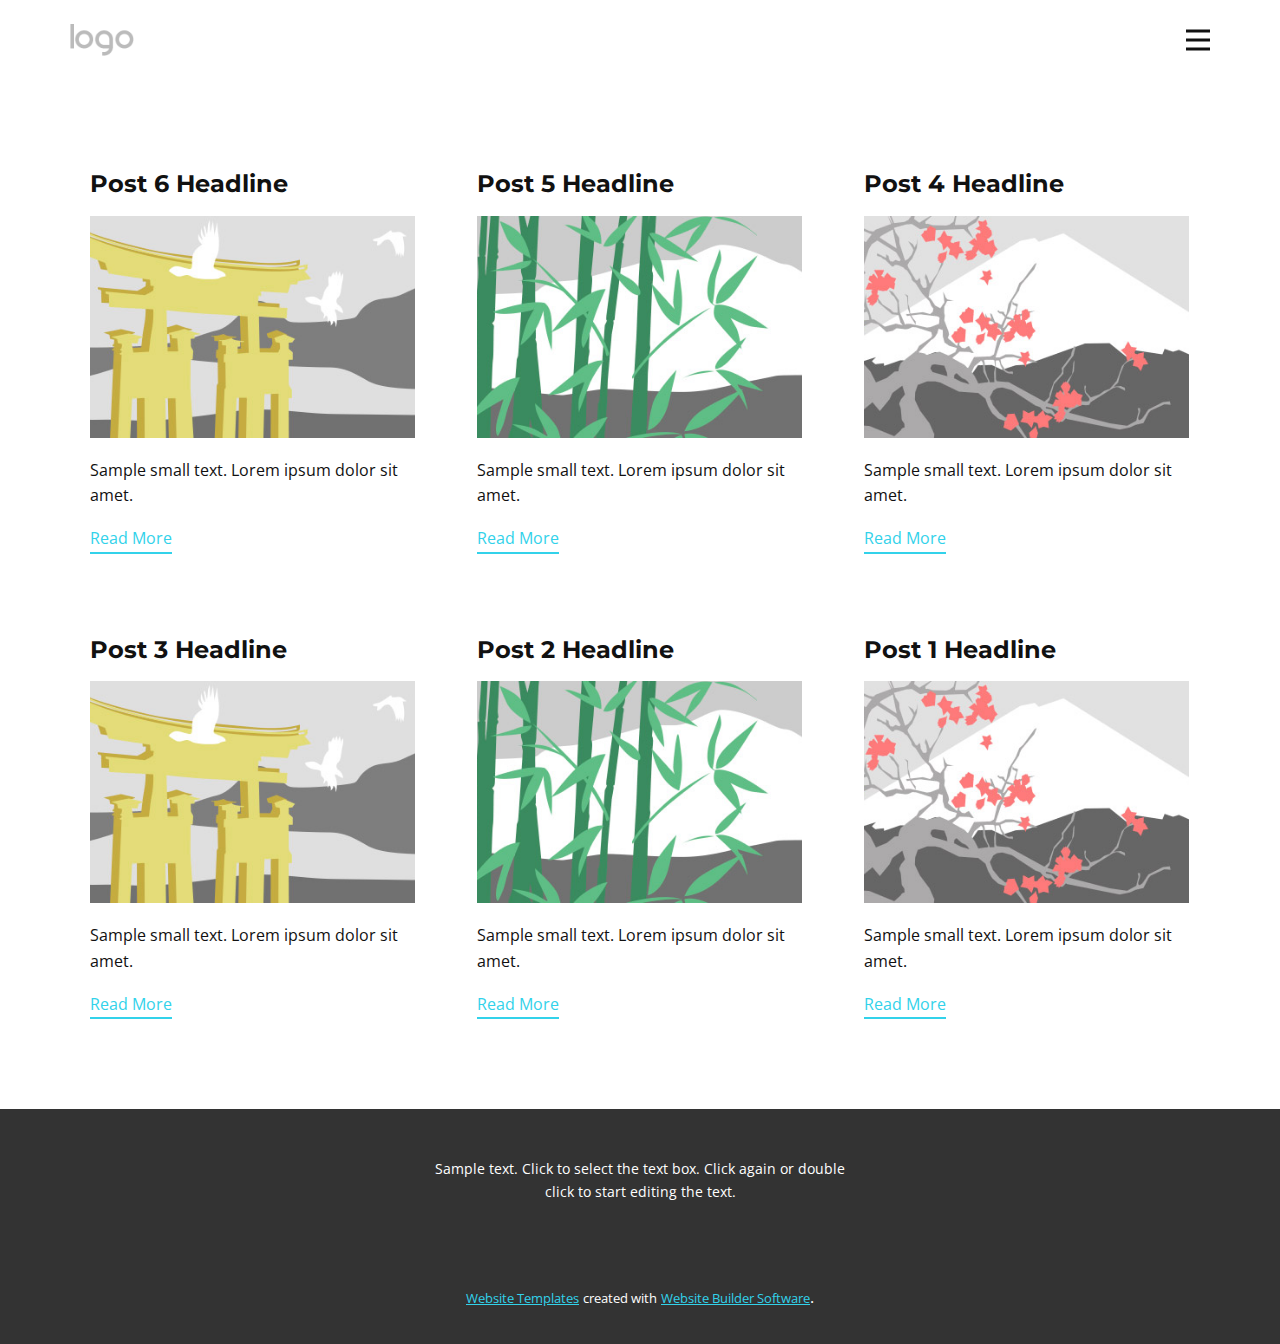
<file: blog/blog.html>
<html style="font-size: 16px;" lang="en"><head>
    <meta name="viewport" content="width=device-width, initial-scale=1.0">
    <meta charset="utf-8">
    <meta name="keywords" content="">
    <meta name="description" content="">
    <title>Blog Template</title>
    <link rel="stylesheet" href="../nicepage.css" media="screen">
<link rel="stylesheet" href="../Blog-Template.css" media="screen">
    <script class="u-script" type="text/javascript" src="../jquery.js" defer=""></script>
    <script class="u-script" type="text/javascript" src="../nicepage.js" defer=""></script>
    <meta name="generator" content="Nicepage 4.14.1, nicepage.com">
    <link id="u-theme-google-font" rel="stylesheet" href="https://fonts.googleapis.com/css?family=Montserrat:100,100i,200,200i,300,300i,400,400i,500,500i,600,600i,700,700i,800,800i,900,900i|Open+Sans:300,300i,400,400i,500,500i,600,600i,700,700i,800,800i">
    
    
    <script type="application/ld+json">{
		"@context": "http://schema.org",
		"@type": "Organization",
		"name": "",
		"logo": "images/default-logo.png"
}</script>
    <meta name="theme-color" content="#32d2ea">
  </head>
  <body class="u-body u-xl-mode" data-lang="en"><header class="u-clearfix u-header u-header" id="sec-560a"><div class="u-clearfix u-sheet u-valign-middle u-sheet-1">
        <a href="https://nicepage.com" class="u-image u-logo u-image-1">
          <img src="../images/default-logo.png" class="u-logo-image u-logo-image-1">
        </a>
        <nav class="u-menu u-menu-dropdown u-offcanvas u-menu-1" data-responsive-from="XL">
          <div class="menu-collapse" style="font-size: 1rem; letter-spacing: 0px; font-weight: 700; text-transform: uppercase;">
            <a class="u-button-style u-custom-active-border-color u-custom-border u-custom-border-color u-custom-borders u-custom-hover-border-color u-custom-left-right-menu-spacing u-custom-padding-bottom u-custom-text-active-color u-custom-text-color u-custom-text-hover-color u-custom-top-bottom-menu-spacing u-nav-link u-text-active-palette-1-base u-text-hover-palette-2-base" href="#">
              <svg class="u-svg-link" viewBox="0 0 24 24"><use xmlns:xlink="http://www.w3.org/1999/xlink" xlink:href="#menu-hamburger"></use></svg>
              <svg class="u-svg-content" version="1.1" id="menu-hamburger" viewBox="0 0 16 16" x="0px" y="0px" xmlns:xlink="http://www.w3.org/1999/xlink" xmlns="http://www.w3.org/2000/svg"><g><rect y="1" width="16" height="2"></rect><rect y="7" width="16" height="2"></rect><rect y="13" width="16" height="2"></rect>
</g></svg>
            </a>
          </div>
          <div class="u-nav-container">
            <ul class="u-nav u-spacing-30 u-unstyled u-nav-1"><li class="u-nav-item"><a class="u-border-2 u-border-active-palette-2-base u-border-hover-palette-2-base u-border-no-left u-border-no-right u-border-no-top u-button-style u-nav-link u-text-active-palette-2-base u-text-grey-90 u-text-hover-grey-90" href="../Home.html" style="padding: 10px 0px;">Home</a>
</li><li class="u-nav-item"><a class="u-border-2 u-border-active-palette-2-base u-border-hover-palette-2-base u-border-no-left u-border-no-right u-border-no-top u-button-style u-nav-link u-text-active-palette-2-base u-text-grey-90 u-text-hover-grey-90" href="../About.html" style="padding: 10px 0px;">About</a>
</li><li class="u-nav-item"><a class="u-border-2 u-border-active-palette-2-base u-border-hover-palette-2-base u-border-no-left u-border-no-right u-border-no-top u-button-style u-nav-link u-text-active-palette-2-base u-text-grey-90 u-text-hover-grey-90" href="../Contact.html" style="padding: 10px 0px;">Contact</a>
</li></ul>
          </div>
          <div class="u-nav-container-collapse">
            <div class="u-black u-container-style u-inner-container-layout u-opacity u-opacity-95 u-sidenav">
              <div class="u-inner-container-layout u-sidenav-overflow">
                <div class="u-menu-close"></div>
                <ul class="u-align-center u-nav u-popupmenu-items u-unstyled u-nav-2"><li class="u-nav-item"><a class="u-button-style u-nav-link" href="../Home.html" style="padding: 10px 0px;">Home</a>
</li><li class="u-nav-item"><a class="u-button-style u-nav-link" href="../About.html" style="padding: 10px 0px;">About</a>
</li><li class="u-nav-item"><a class="u-button-style u-nav-link" href="../Contact.html" style="padding: 10px 0px;">Contact</a>
</li></ul>
              </div>
            </div>
            <div class="u-black u-menu-overlay u-opacity u-opacity-70"></div>
          </div>
        </nav>
      </div></header>
    <section class="u-clearfix u-section-1" id="sec-10c4">
      <div class="u-clearfix u-sheet u-valign-middle u-sheet-1"><!--blog--><!--blog_options_json--><!--{"type":"Recent","source":"","tags":"","count":""}--><!--/blog_options_json-->
        <div class="u-blog u-expanded-width u-repeater u-repeater-1"><!--blog_post-->
          <div class="u-blog-post u-container-style u-repeater-item u-white u-repeater-item-1">
            <div class="u-container-layout u-similar-container u-valign-top u-container-layout-1"><!--blog_post_header-->
              <h4 class="u-blog-control u-text u-text-1">
                <a class="u-post-header-link" href="../blog/post-5.html">Post 6 Headline</a>
              </h4><!--/blog_post_header--><!--blog_post_image-->
              <a class="u-post-header-link" href="../blog/post-5.html"><img alt="" class="u-blog-control u-expanded-width u-image u-image-default u-image-1" src="[data-uri]"></a><!--/blog_post_image--><!--blog_post_content-->
              <div class="u-blog-control u-post-content u-text u-text-2 fr-view">Sample small text. Lorem ipsum dolor sit amet.</div><!--/blog_post_content--><!--blog_post_readmore-->
              <a href="../blog/post-5.html" class="u-blog-control u-border-2 u-border-palette-1-base u-btn u-btn-rectangle u-button-style u-none u-btn-1"><!--blog_post_readmore_content--><!--options_json--><!--{"content":"","defaultValue":"Read More"}--><!--/options_json-->Read More<!--/blog_post_readmore_content--></a><!--/blog_post_readmore-->
            </div>
          </div><div class="u-blog-post u-container-style u-repeater-item u-video-cover u-white">
            <div class="u-container-layout u-similar-container u-valign-top u-container-layout-2"><!--blog_post_header-->
              <h4 class="u-blog-control u-text u-text-3">
                <a class="u-post-header-link" href="../blog/post-4.html">Post 5 Headline</a>
              </h4><!--/blog_post_header--><!--blog_post_image-->
              <a class="u-post-header-link" href="../blog/post-4.html"><img alt="" class="u-blog-control u-expanded-width u-image u-image-default u-image-2" src="[data-uri]"></a><!--/blog_post_image--><!--blog_post_content-->
              <div class="u-blog-control u-post-content u-text u-text-4 fr-view">Sample small text. Lorem ipsum dolor sit amet.</div><!--/blog_post_content--><!--blog_post_readmore-->
              <a href="../blog/post-4.html" class="u-blog-control u-border-2 u-border-palette-1-base u-btn u-btn-rectangle u-button-style u-none u-btn-2"><!--blog_post_readmore_content--><!--options_json--><!--{"content":"","defaultValue":"Read More"}--><!--/options_json-->Read More<!--/blog_post_readmore_content--></a><!--/blog_post_readmore-->
            </div>
          </div><div class="u-blog-post u-container-style u-repeater-item u-video-cover u-white">
            <div class="u-container-layout u-similar-container u-valign-top u-container-layout-3"><!--blog_post_header-->
              <h4 class="u-blog-control u-text u-text-5">
                <a class="u-post-header-link" href="../blog/post-3.html">Post 4 Headline</a>
              </h4><!--/blog_post_header--><!--blog_post_image-->
              <a class="u-post-header-link" href="../blog/post-3.html"><img alt="" class="u-blog-control u-expanded-width u-image u-image-default u-image-3" src="[data-uri]"></a><!--/blog_post_image--><!--blog_post_content-->
              <div class="u-blog-control u-post-content u-text u-text-6 fr-view">Sample small text. Lorem ipsum dolor sit amet.</div><!--/blog_post_content--><!--blog_post_readmore-->
              <a href="../blog/post-3.html" class="u-blog-control u-border-2 u-border-palette-1-base u-btn u-btn-rectangle u-button-style u-none u-btn-3"><!--blog_post_readmore_content--><!--options_json--><!--{"content":"","defaultValue":"Read More"}--><!--/options_json-->Read More<!--/blog_post_readmore_content--></a><!--/blog_post_readmore-->
            </div>
          </div><div class="u-blog-post u-container-style u-repeater-item u-white u-repeater-item-1">
            <div class="u-container-layout u-similar-container u-valign-top u-container-layout-1"><!--blog_post_header-->
              <h4 class="u-blog-control u-text u-text-1">
                <a class="u-post-header-link" href="../blog/post-2.html">Post 3 Headline</a>
              </h4><!--/blog_post_header--><!--blog_post_image-->
              <a class="u-post-header-link" href="../blog/post-2.html"><img alt="" class="u-blog-control u-expanded-width u-image u-image-default u-image-1" src="[data-uri]"></a><!--/blog_post_image--><!--blog_post_content-->
              <div class="u-blog-control u-post-content u-text u-text-2 fr-view">Sample small text. Lorem ipsum dolor sit amet.</div><!--/blog_post_content--><!--blog_post_readmore-->
              <a href="../blog/post-2.html" class="u-blog-control u-border-2 u-border-palette-1-base u-btn u-btn-rectangle u-button-style u-none u-btn-1"><!--blog_post_readmore_content--><!--options_json--><!--{"content":"","defaultValue":"Read More"}--><!--/options_json-->Read More<!--/blog_post_readmore_content--></a><!--/blog_post_readmore-->
            </div>
          </div><div class="u-blog-post u-container-style u-repeater-item u-video-cover u-white">
            <div class="u-container-layout u-similar-container u-valign-top u-container-layout-2"><!--blog_post_header-->
              <h4 class="u-blog-control u-text u-text-3">
                <a class="u-post-header-link" href="../blog/post-1.html">Post 2 Headline</a>
              </h4><!--/blog_post_header--><!--blog_post_image-->
              <a class="u-post-header-link" href="../blog/post-1.html"><img alt="" class="u-blog-control u-expanded-width u-image u-image-default u-image-2" src="[data-uri]"></a><!--/blog_post_image--><!--blog_post_content-->
              <div class="u-blog-control u-post-content u-text u-text-4 fr-view">Sample small text. Lorem ipsum dolor sit amet.</div><!--/blog_post_content--><!--blog_post_readmore-->
              <a href="../blog/post-1.html" class="u-blog-control u-border-2 u-border-palette-1-base u-btn u-btn-rectangle u-button-style u-none u-btn-2"><!--blog_post_readmore_content--><!--options_json--><!--{"content":"","defaultValue":"Read More"}--><!--/options_json-->Read More<!--/blog_post_readmore_content--></a><!--/blog_post_readmore-->
            </div>
          </div><div class="u-blog-post u-container-style u-repeater-item u-video-cover u-white">
            <div class="u-container-layout u-similar-container u-valign-top u-container-layout-3"><!--blog_post_header-->
              <h4 class="u-blog-control u-text u-text-5">
                <a class="u-post-header-link" href="../blog/post.html">Post 1 Headline</a>
              </h4><!--/blog_post_header--><!--blog_post_image-->
              <a class="u-post-header-link" href="../blog/post.html"><img alt="" class="u-blog-control u-expanded-width u-image u-image-default u-image-3" src="[data-uri]"></a><!--/blog_post_image--><!--blog_post_content-->
              <div class="u-blog-control u-post-content u-text u-text-6 fr-view">Sample small text. Lorem ipsum dolor sit amet.</div><!--/blog_post_content--><!--blog_post_readmore-->
              <a href="../blog/post.html" class="u-blog-control u-border-2 u-border-palette-1-base u-btn u-btn-rectangle u-button-style u-none u-btn-3"><!--blog_post_readmore_content--><!--options_json--><!--{"content":"","defaultValue":"Read More"}--><!--/options_json-->Read More<!--/blog_post_readmore_content--></a><!--/blog_post_readmore-->
            </div>
          </div><!--/blog_post--><!--blog_post-->
          <!--/blog_post--><!--blog_post-->
          <!--/blog_post-->
        </div><!--/blog-->
      </div>
    </section>
    
    
    <footer class="u-align-center u-clearfix u-footer u-grey-80 u-footer" id="sec-19af"><div class="u-clearfix u-sheet u-sheet-1">
        <p class="u-small-text u-text u-text-variant u-text-1">Sample text. Click to select the text box. Click again or double click to start editing the text.</p>
      </div></footer>
    <section class="u-backlink u-clearfix u-grey-80">
      <a class="u-link" href="https://nicepage.com/website-templates" target="_blank">
        <span>Website Templates</span>
      </a>
      <p class="u-text">
        <span>created with</span>
      </p>
      <a class="u-link" href="" target="_blank">
        <span>Website Builder Software</span>
      </a>. 
    </section>
  
</body></html>
</file>
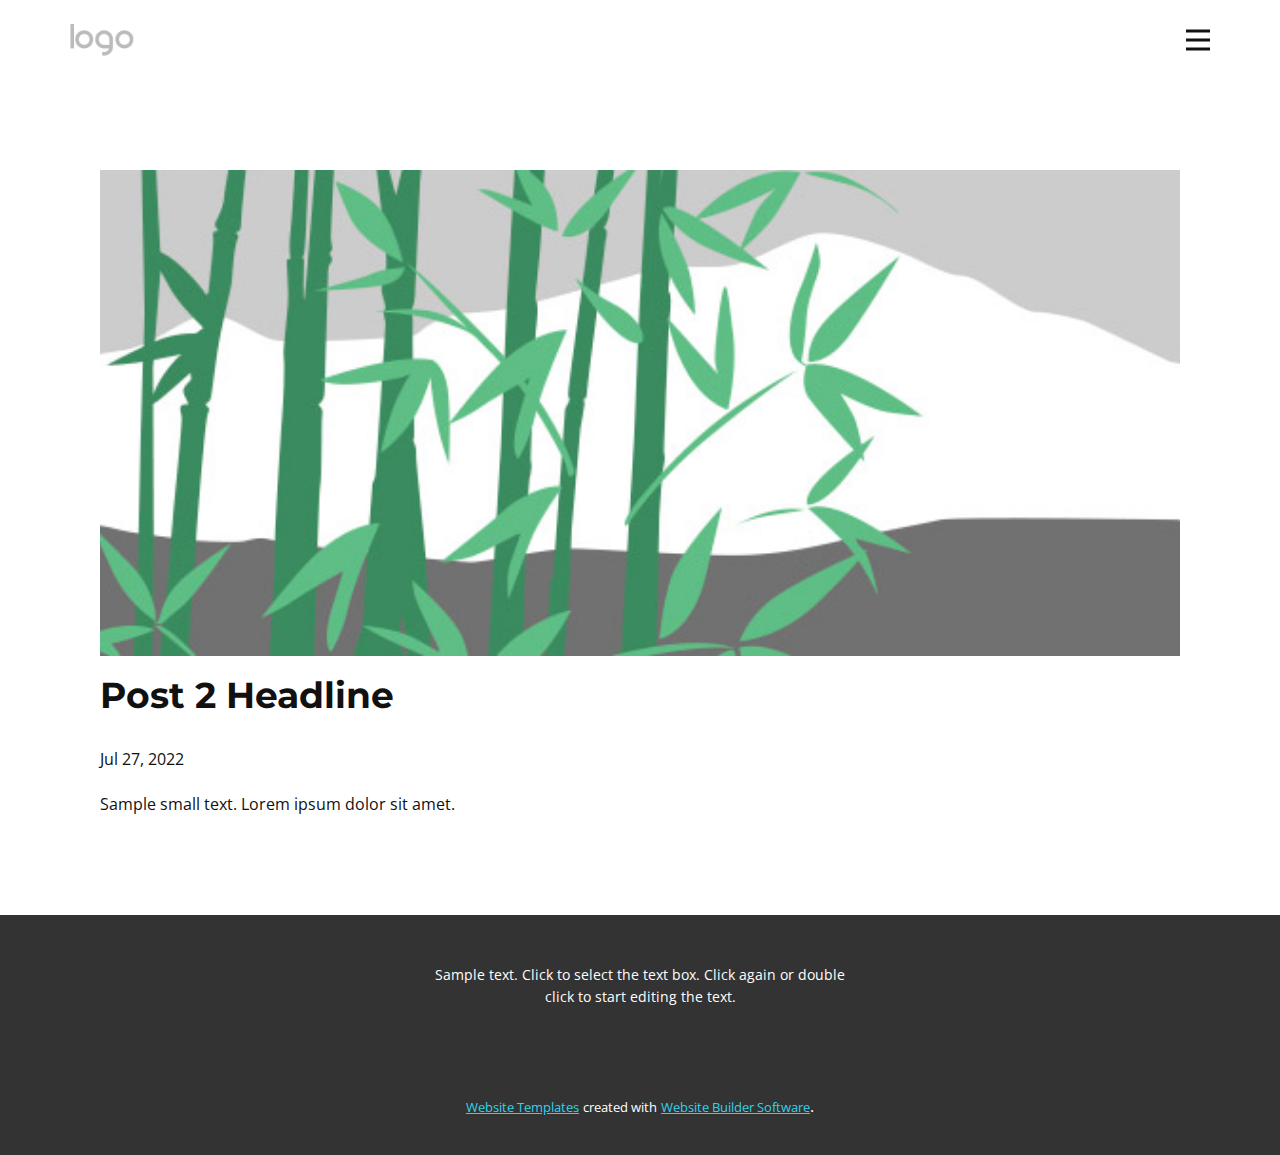
<file: blog/post-1.html>
<!doctype html>
<html style="font-size: 16px;" lang="en"><head>
    <meta name="viewport" content="width=device-width, initial-scale=1.0">
    <meta charset="utf-8">
    <meta name="keywords" content="Post 1 Headline">
    <meta name="description" content="">
    <title>Post 2 Headline</title>
    <link rel="stylesheet" href="../nicepage.css" media="screen">
<link rel="stylesheet" href="../Post-Template.css" media="screen">
    <script class="u-script" type="text/javascript" src="../jquery.js" defer=""></script>
    <script class="u-script" type="text/javascript" src="../nicepage.js" defer=""></script>
    <meta name="generator" content="Nicepage 4.14.1, nicepage.com">
    <link id="u-theme-google-font" rel="stylesheet" href="https://fonts.googleapis.com/css?family=Montserrat:100,100i,200,200i,300,300i,400,400i,500,500i,600,600i,700,700i,800,800i,900,900i|Open+Sans:300,300i,400,400i,500,500i,600,600i,700,700i,800,800i">
    
    
    <script type="application/ld+json">{
		"@context": "http://schema.org",
		"@type": "Organization",
		"name": "",
		"logo": "images/default-logo.png"
}</script>
    <meta name="theme-color" content="#32d2ea">
  </head>
  <body class="u-body u-xl-mode" data-lang="en"><header class="u-clearfix u-header u-header" id="sec-560a"><div class="u-clearfix u-sheet u-valign-middle u-sheet-1">
        <a href="https://nicepage.com" class="u-image u-logo u-image-1">
          <img src="../images/default-logo.png" class="u-logo-image u-logo-image-1">
        </a>
        <nav class="u-menu u-menu-dropdown u-offcanvas u-menu-1" data-responsive-from="XL">
          <div class="menu-collapse" style="font-size: 1rem; letter-spacing: 0px; font-weight: 700; text-transform: uppercase;">
            <a class="u-button-style u-custom-active-border-color u-custom-border u-custom-border-color u-custom-borders u-custom-hover-border-color u-custom-left-right-menu-spacing u-custom-padding-bottom u-custom-text-active-color u-custom-text-color u-custom-text-hover-color u-custom-top-bottom-menu-spacing u-nav-link u-text-active-palette-1-base u-text-hover-palette-2-base" href="#">
              <svg class="u-svg-link" viewBox="0 0 24 24"><use xmlns:xlink="http://www.w3.org/1999/xlink" xlink:href="#menu-hamburger"></use></svg>
              <svg class="u-svg-content" version="1.1" id="menu-hamburger" viewBox="0 0 16 16" x="0px" y="0px" xmlns:xlink="http://www.w3.org/1999/xlink" xmlns="http://www.w3.org/2000/svg"><g><rect y="1" width="16" height="2"></rect><rect y="7" width="16" height="2"></rect><rect y="13" width="16" height="2"></rect>
</g></svg>
            </a>
          </div>
          <div class="u-nav-container">
            <ul class="u-nav u-spacing-30 u-unstyled u-nav-1"><li class="u-nav-item"><a class="u-border-2 u-border-active-palette-2-base u-border-hover-palette-2-base u-border-no-left u-border-no-right u-border-no-top u-button-style u-nav-link u-text-active-palette-2-base u-text-grey-90 u-text-hover-grey-90" href="../Home.html" style="padding: 10px 0px;">Home</a>
</li><li class="u-nav-item"><a class="u-border-2 u-border-active-palette-2-base u-border-hover-palette-2-base u-border-no-left u-border-no-right u-border-no-top u-button-style u-nav-link u-text-active-palette-2-base u-text-grey-90 u-text-hover-grey-90" href="../About.html" style="padding: 10px 0px;">About</a>
</li><li class="u-nav-item"><a class="u-border-2 u-border-active-palette-2-base u-border-hover-palette-2-base u-border-no-left u-border-no-right u-border-no-top u-button-style u-nav-link u-text-active-palette-2-base u-text-grey-90 u-text-hover-grey-90" href="../Contact.html" style="padding: 10px 0px;">Contact</a>
</li></ul>
          </div>
          <div class="u-nav-container-collapse">
            <div class="u-black u-container-style u-inner-container-layout u-opacity u-opacity-95 u-sidenav">
              <div class="u-inner-container-layout u-sidenav-overflow">
                <div class="u-menu-close"></div>
                <ul class="u-align-center u-nav u-popupmenu-items u-unstyled u-nav-2"><li class="u-nav-item"><a class="u-button-style u-nav-link" href="../Home.html" style="padding: 10px 0px;">Home</a>
</li><li class="u-nav-item"><a class="u-button-style u-nav-link" href="../About.html" style="padding: 10px 0px;">About</a>
</li><li class="u-nav-item"><a class="u-button-style u-nav-link" href="../Contact.html" style="padding: 10px 0px;">Contact</a>
</li></ul>
              </div>
            </div>
            <div class="u-black u-menu-overlay u-opacity u-opacity-70"></div>
          </div>
        </nav>
      </div></header>
    <section class="u-align-center u-clearfix u-section-1" id="sec-a4e1">
      <div class="u-clearfix u-sheet u-valign-middle-md u-valign-middle-sm u-valign-middle-xs u-sheet-1"><!--post_details--><!--post_details_options_json--><!--{"source":""}--><!--/post_details_options_json--><!--blog_post-->
        <div class="u-container-style u-expanded-width u-post-details u-post-details-1">
          <div class="u-container-layout u-valign-middle u-container-layout-1"><!--blog_post_image-->
            <img alt="" class="u-blog-control u-expanded-width u-image u-image-default u-image-1" src="[data-uri]"><!--/blog_post_image--><!--blog_post_header-->
            <h2 class="u-blog-control u-text u-text-1">Post 2 Headline</h2><!--/blog_post_header--><!--blog_post_metadata-->
            <div class="u-blog-control u-metadata u-metadata-1"><!--blog_post_metadata_date-->
              <span class="u-meta-date u-meta-icon">Jul 27, 2022</span><!--/blog_post_metadata_date--><!--blog_post_metadata_category-->
              <!--/blog_post_metadata_category--><!--blog_post_metadata_comments-->
              <!--/blog_post_metadata_comments-->
            </div><!--/blog_post_metadata--><!--blog_post_content-->
            <div class="u-align-justify u-blog-control u-post-content u-text u-text-2 fr-view">
  Sample small text. Lorem ipsum dolor sit amet.
  </div><!--/blog_post_content-->
          </div>
        </div><!--/blog_post--><!--/post_details-->
      </div>
    </section>
    
    
    <footer class="u-align-center u-clearfix u-footer u-grey-80 u-footer" id="sec-19af"><div class="u-clearfix u-sheet u-sheet-1">
        <p class="u-small-text u-text u-text-variant u-text-1">Sample text. Click to select the text box. Click again or double click to start editing the text.</p>
      </div></footer>
    <section class="u-backlink u-clearfix u-grey-80">
      <a class="u-link" href="https://nicepage.com/website-templates" target="_blank">
        <span>Website Templates</span>
      </a>
      <p class="u-text">
        <span>created with</span>
      </p>
      <a class="u-link" href="" target="_blank">
        <span>Website Builder Software</span>
      </a>. 
    </section>
  
</body></html>
</file>
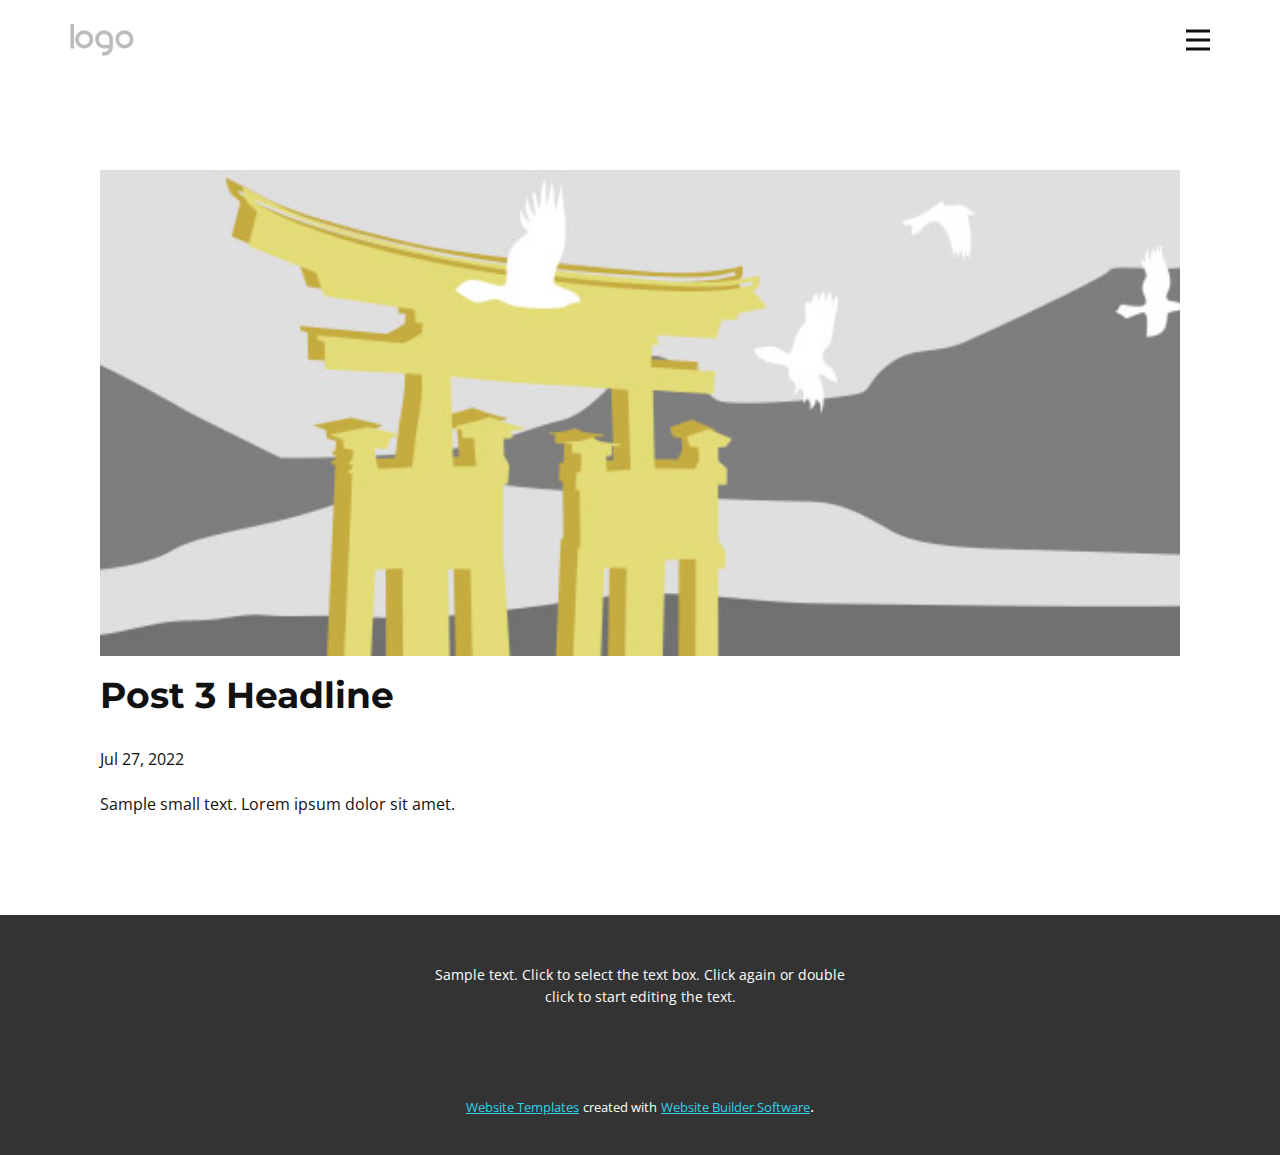
<file: blog/post-2.html>
<!doctype html>
<html style="font-size: 16px;" lang="en"><head>
    <meta name="viewport" content="width=device-width, initial-scale=1.0">
    <meta charset="utf-8">
    <meta name="keywords" content="Post 1 Headline">
    <meta name="description" content="">
    <title>Post 3 Headline</title>
    <link rel="stylesheet" href="../nicepage.css" media="screen">
<link rel="stylesheet" href="../Post-Template.css" media="screen">
    <script class="u-script" type="text/javascript" src="../jquery.js" defer=""></script>
    <script class="u-script" type="text/javascript" src="../nicepage.js" defer=""></script>
    <meta name="generator" content="Nicepage 4.14.1, nicepage.com">
    <link id="u-theme-google-font" rel="stylesheet" href="https://fonts.googleapis.com/css?family=Montserrat:100,100i,200,200i,300,300i,400,400i,500,500i,600,600i,700,700i,800,800i,900,900i|Open+Sans:300,300i,400,400i,500,500i,600,600i,700,700i,800,800i">
    
    
    <script type="application/ld+json">{
		"@context": "http://schema.org",
		"@type": "Organization",
		"name": "",
		"logo": "images/default-logo.png"
}</script>
    <meta name="theme-color" content="#32d2ea">
  </head>
  <body class="u-body u-xl-mode" data-lang="en"><header class="u-clearfix u-header u-header" id="sec-560a"><div class="u-clearfix u-sheet u-valign-middle u-sheet-1">
        <a href="https://nicepage.com" class="u-image u-logo u-image-1">
          <img src="../images/default-logo.png" class="u-logo-image u-logo-image-1">
        </a>
        <nav class="u-menu u-menu-dropdown u-offcanvas u-menu-1" data-responsive-from="XL">
          <div class="menu-collapse" style="font-size: 1rem; letter-spacing: 0px; font-weight: 700; text-transform: uppercase;">
            <a class="u-button-style u-custom-active-border-color u-custom-border u-custom-border-color u-custom-borders u-custom-hover-border-color u-custom-left-right-menu-spacing u-custom-padding-bottom u-custom-text-active-color u-custom-text-color u-custom-text-hover-color u-custom-top-bottom-menu-spacing u-nav-link u-text-active-palette-1-base u-text-hover-palette-2-base" href="#">
              <svg class="u-svg-link" viewBox="0 0 24 24"><use xmlns:xlink="http://www.w3.org/1999/xlink" xlink:href="#menu-hamburger"></use></svg>
              <svg class="u-svg-content" version="1.1" id="menu-hamburger" viewBox="0 0 16 16" x="0px" y="0px" xmlns:xlink="http://www.w3.org/1999/xlink" xmlns="http://www.w3.org/2000/svg"><g><rect y="1" width="16" height="2"></rect><rect y="7" width="16" height="2"></rect><rect y="13" width="16" height="2"></rect>
</g></svg>
            </a>
          </div>
          <div class="u-nav-container">
            <ul class="u-nav u-spacing-30 u-unstyled u-nav-1"><li class="u-nav-item"><a class="u-border-2 u-border-active-palette-2-base u-border-hover-palette-2-base u-border-no-left u-border-no-right u-border-no-top u-button-style u-nav-link u-text-active-palette-2-base u-text-grey-90 u-text-hover-grey-90" href="../Home.html" style="padding: 10px 0px;">Home</a>
</li><li class="u-nav-item"><a class="u-border-2 u-border-active-palette-2-base u-border-hover-palette-2-base u-border-no-left u-border-no-right u-border-no-top u-button-style u-nav-link u-text-active-palette-2-base u-text-grey-90 u-text-hover-grey-90" href="../About.html" style="padding: 10px 0px;">About</a>
</li><li class="u-nav-item"><a class="u-border-2 u-border-active-palette-2-base u-border-hover-palette-2-base u-border-no-left u-border-no-right u-border-no-top u-button-style u-nav-link u-text-active-palette-2-base u-text-grey-90 u-text-hover-grey-90" href="../Contact.html" style="padding: 10px 0px;">Contact</a>
</li></ul>
          </div>
          <div class="u-nav-container-collapse">
            <div class="u-black u-container-style u-inner-container-layout u-opacity u-opacity-95 u-sidenav">
              <div class="u-inner-container-layout u-sidenav-overflow">
                <div class="u-menu-close"></div>
                <ul class="u-align-center u-nav u-popupmenu-items u-unstyled u-nav-2"><li class="u-nav-item"><a class="u-button-style u-nav-link" href="../Home.html" style="padding: 10px 0px;">Home</a>
</li><li class="u-nav-item"><a class="u-button-style u-nav-link" href="../About.html" style="padding: 10px 0px;">About</a>
</li><li class="u-nav-item"><a class="u-button-style u-nav-link" href="../Contact.html" style="padding: 10px 0px;">Contact</a>
</li></ul>
              </div>
            </div>
            <div class="u-black u-menu-overlay u-opacity u-opacity-70"></div>
          </div>
        </nav>
      </div></header>
    <section class="u-align-center u-clearfix u-section-1" id="sec-a4e1">
      <div class="u-clearfix u-sheet u-valign-middle-md u-valign-middle-sm u-valign-middle-xs u-sheet-1"><!--post_details--><!--post_details_options_json--><!--{"source":""}--><!--/post_details_options_json--><!--blog_post-->
        <div class="u-container-style u-expanded-width u-post-details u-post-details-1">
          <div class="u-container-layout u-valign-middle u-container-layout-1"><!--blog_post_image-->
            <img alt="" class="u-blog-control u-expanded-width u-image u-image-default u-image-1" src="[data-uri]"><!--/blog_post_image--><!--blog_post_header-->
            <h2 class="u-blog-control u-text u-text-1">Post 3 Headline</h2><!--/blog_post_header--><!--blog_post_metadata-->
            <div class="u-blog-control u-metadata u-metadata-1"><!--blog_post_metadata_date-->
              <span class="u-meta-date u-meta-icon">Jul 27, 2022</span><!--/blog_post_metadata_date--><!--blog_post_metadata_category-->
              <!--/blog_post_metadata_category--><!--blog_post_metadata_comments-->
              <!--/blog_post_metadata_comments-->
            </div><!--/blog_post_metadata--><!--blog_post_content-->
            <div class="u-align-justify u-blog-control u-post-content u-text u-text-2 fr-view">
  Sample small text. Lorem ipsum dolor sit amet.
  </div><!--/blog_post_content-->
          </div>
        </div><!--/blog_post--><!--/post_details-->
      </div>
    </section>
    
    
    <footer class="u-align-center u-clearfix u-footer u-grey-80 u-footer" id="sec-19af"><div class="u-clearfix u-sheet u-sheet-1">
        <p class="u-small-text u-text u-text-variant u-text-1">Sample text. Click to select the text box. Click again or double click to start editing the text.</p>
      </div></footer>
    <section class="u-backlink u-clearfix u-grey-80">
      <a class="u-link" href="https://nicepage.com/website-templates" target="_blank">
        <span>Website Templates</span>
      </a>
      <p class="u-text">
        <span>created with</span>
      </p>
      <a class="u-link" href="" target="_blank">
        <span>Website Builder Software</span>
      </a>. 
    </section>
  
</body></html>
</file>
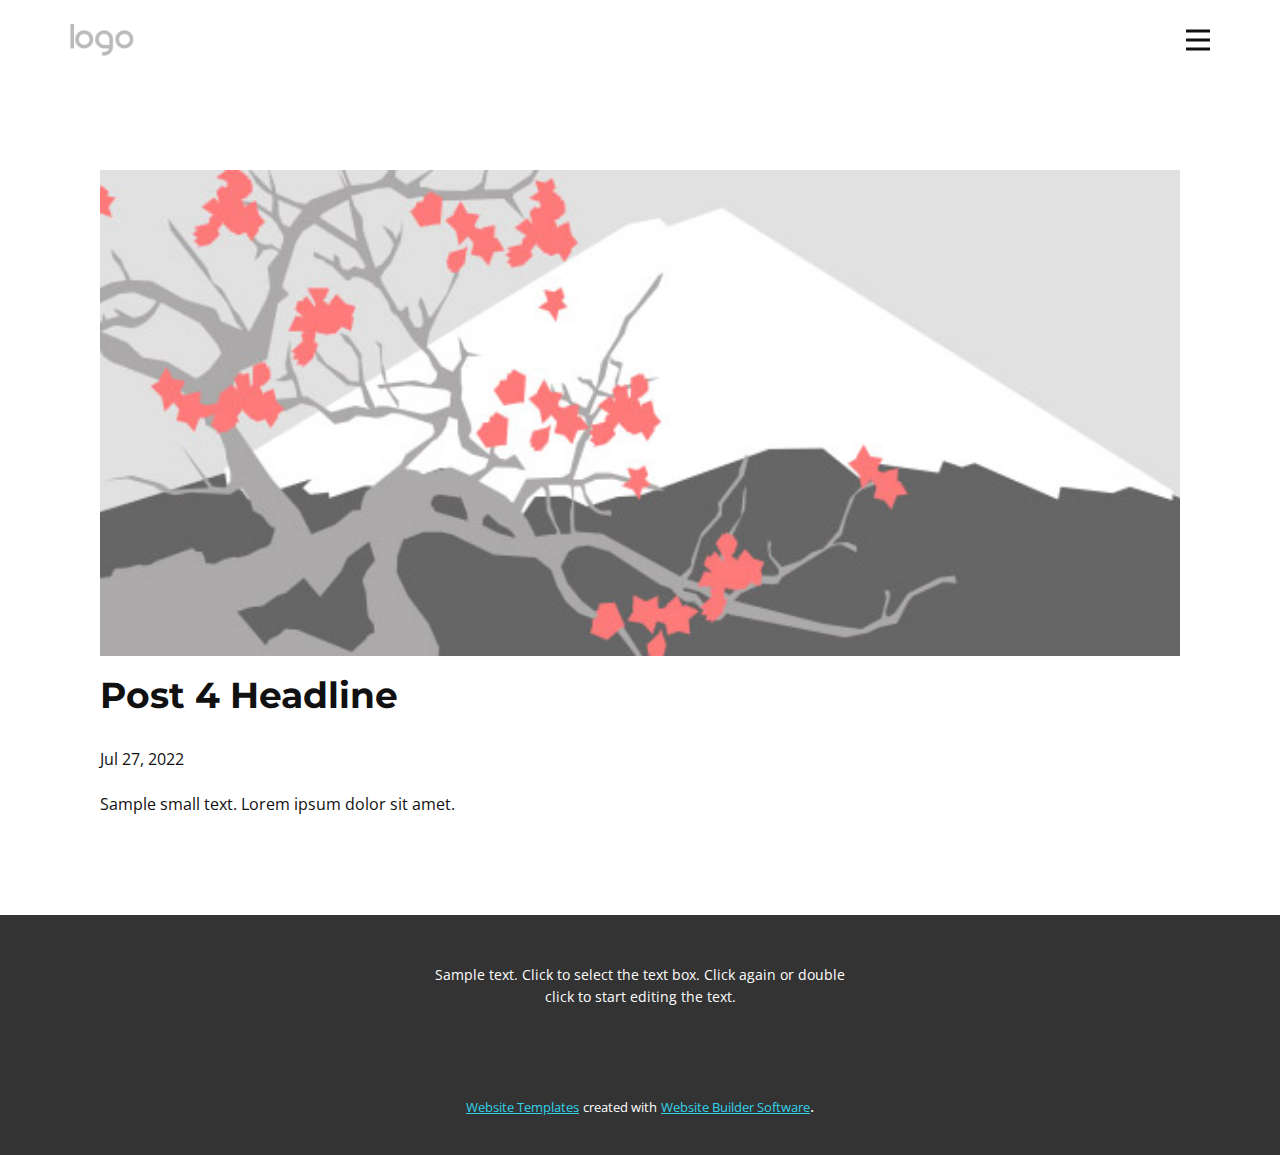
<file: blog/post-3.html>
<!doctype html>
<html style="font-size: 16px;" lang="en"><head>
    <meta name="viewport" content="width=device-width, initial-scale=1.0">
    <meta charset="utf-8">
    <meta name="keywords" content="Post 1 Headline">
    <meta name="description" content="">
    <title>Post 4 Headline</title>
    <link rel="stylesheet" href="../nicepage.css" media="screen">
<link rel="stylesheet" href="../Post-Template.css" media="screen">
    <script class="u-script" type="text/javascript" src="../jquery.js" defer=""></script>
    <script class="u-script" type="text/javascript" src="../nicepage.js" defer=""></script>
    <meta name="generator" content="Nicepage 4.14.1, nicepage.com">
    <link id="u-theme-google-font" rel="stylesheet" href="https://fonts.googleapis.com/css?family=Montserrat:100,100i,200,200i,300,300i,400,400i,500,500i,600,600i,700,700i,800,800i,900,900i|Open+Sans:300,300i,400,400i,500,500i,600,600i,700,700i,800,800i">
    
    
    <script type="application/ld+json">{
		"@context": "http://schema.org",
		"@type": "Organization",
		"name": "",
		"logo": "images/default-logo.png"
}</script>
    <meta name="theme-color" content="#32d2ea">
  </head>
  <body class="u-body u-xl-mode" data-lang="en"><header class="u-clearfix u-header u-header" id="sec-560a"><div class="u-clearfix u-sheet u-valign-middle u-sheet-1">
        <a href="https://nicepage.com" class="u-image u-logo u-image-1">
          <img src="../images/default-logo.png" class="u-logo-image u-logo-image-1">
        </a>
        <nav class="u-menu u-menu-dropdown u-offcanvas u-menu-1" data-responsive-from="XL">
          <div class="menu-collapse" style="font-size: 1rem; letter-spacing: 0px; font-weight: 700; text-transform: uppercase;">
            <a class="u-button-style u-custom-active-border-color u-custom-border u-custom-border-color u-custom-borders u-custom-hover-border-color u-custom-left-right-menu-spacing u-custom-padding-bottom u-custom-text-active-color u-custom-text-color u-custom-text-hover-color u-custom-top-bottom-menu-spacing u-nav-link u-text-active-palette-1-base u-text-hover-palette-2-base" href="#">
              <svg class="u-svg-link" viewBox="0 0 24 24"><use xmlns:xlink="http://www.w3.org/1999/xlink" xlink:href="#menu-hamburger"></use></svg>
              <svg class="u-svg-content" version="1.1" id="menu-hamburger" viewBox="0 0 16 16" x="0px" y="0px" xmlns:xlink="http://www.w3.org/1999/xlink" xmlns="http://www.w3.org/2000/svg"><g><rect y="1" width="16" height="2"></rect><rect y="7" width="16" height="2"></rect><rect y="13" width="16" height="2"></rect>
</g></svg>
            </a>
          </div>
          <div class="u-nav-container">
            <ul class="u-nav u-spacing-30 u-unstyled u-nav-1"><li class="u-nav-item"><a class="u-border-2 u-border-active-palette-2-base u-border-hover-palette-2-base u-border-no-left u-border-no-right u-border-no-top u-button-style u-nav-link u-text-active-palette-2-base u-text-grey-90 u-text-hover-grey-90" href="../Home.html" style="padding: 10px 0px;">Home</a>
</li><li class="u-nav-item"><a class="u-border-2 u-border-active-palette-2-base u-border-hover-palette-2-base u-border-no-left u-border-no-right u-border-no-top u-button-style u-nav-link u-text-active-palette-2-base u-text-grey-90 u-text-hover-grey-90" href="../About.html" style="padding: 10px 0px;">About</a>
</li><li class="u-nav-item"><a class="u-border-2 u-border-active-palette-2-base u-border-hover-palette-2-base u-border-no-left u-border-no-right u-border-no-top u-button-style u-nav-link u-text-active-palette-2-base u-text-grey-90 u-text-hover-grey-90" href="../Contact.html" style="padding: 10px 0px;">Contact</a>
</li></ul>
          </div>
          <div class="u-nav-container-collapse">
            <div class="u-black u-container-style u-inner-container-layout u-opacity u-opacity-95 u-sidenav">
              <div class="u-inner-container-layout u-sidenav-overflow">
                <div class="u-menu-close"></div>
                <ul class="u-align-center u-nav u-popupmenu-items u-unstyled u-nav-2"><li class="u-nav-item"><a class="u-button-style u-nav-link" href="../Home.html" style="padding: 10px 0px;">Home</a>
</li><li class="u-nav-item"><a class="u-button-style u-nav-link" href="../About.html" style="padding: 10px 0px;">About</a>
</li><li class="u-nav-item"><a class="u-button-style u-nav-link" href="../Contact.html" style="padding: 10px 0px;">Contact</a>
</li></ul>
              </div>
            </div>
            <div class="u-black u-menu-overlay u-opacity u-opacity-70"></div>
          </div>
        </nav>
      </div></header>
    <section class="u-align-center u-clearfix u-section-1" id="sec-a4e1">
      <div class="u-clearfix u-sheet u-valign-middle-md u-valign-middle-sm u-valign-middle-xs u-sheet-1"><!--post_details--><!--post_details_options_json--><!--{"source":""}--><!--/post_details_options_json--><!--blog_post-->
        <div class="u-container-style u-expanded-width u-post-details u-post-details-1">
          <div class="u-container-layout u-valign-middle u-container-layout-1"><!--blog_post_image-->
            <img alt="" class="u-blog-control u-expanded-width u-image u-image-default u-image-1" src="[data-uri]"><!--/blog_post_image--><!--blog_post_header-->
            <h2 class="u-blog-control u-text u-text-1">Post 4 Headline</h2><!--/blog_post_header--><!--blog_post_metadata-->
            <div class="u-blog-control u-metadata u-metadata-1"><!--blog_post_metadata_date-->
              <span class="u-meta-date u-meta-icon">Jul 27, 2022</span><!--/blog_post_metadata_date--><!--blog_post_metadata_category-->
              <!--/blog_post_metadata_category--><!--blog_post_metadata_comments-->
              <!--/blog_post_metadata_comments-->
            </div><!--/blog_post_metadata--><!--blog_post_content-->
            <div class="u-align-justify u-blog-control u-post-content u-text u-text-2 fr-view">
  Sample small text. Lorem ipsum dolor sit amet.
  </div><!--/blog_post_content-->
          </div>
        </div><!--/blog_post--><!--/post_details-->
      </div>
    </section>
    
    
    <footer class="u-align-center u-clearfix u-footer u-grey-80 u-footer" id="sec-19af"><div class="u-clearfix u-sheet u-sheet-1">
        <p class="u-small-text u-text u-text-variant u-text-1">Sample text. Click to select the text box. Click again or double click to start editing the text.</p>
      </div></footer>
    <section class="u-backlink u-clearfix u-grey-80">
      <a class="u-link" href="https://nicepage.com/website-templates" target="_blank">
        <span>Website Templates</span>
      </a>
      <p class="u-text">
        <span>created with</span>
      </p>
      <a class="u-link" href="" target="_blank">
        <span>Website Builder Software</span>
      </a>. 
    </section>
  
</body></html>
</file>
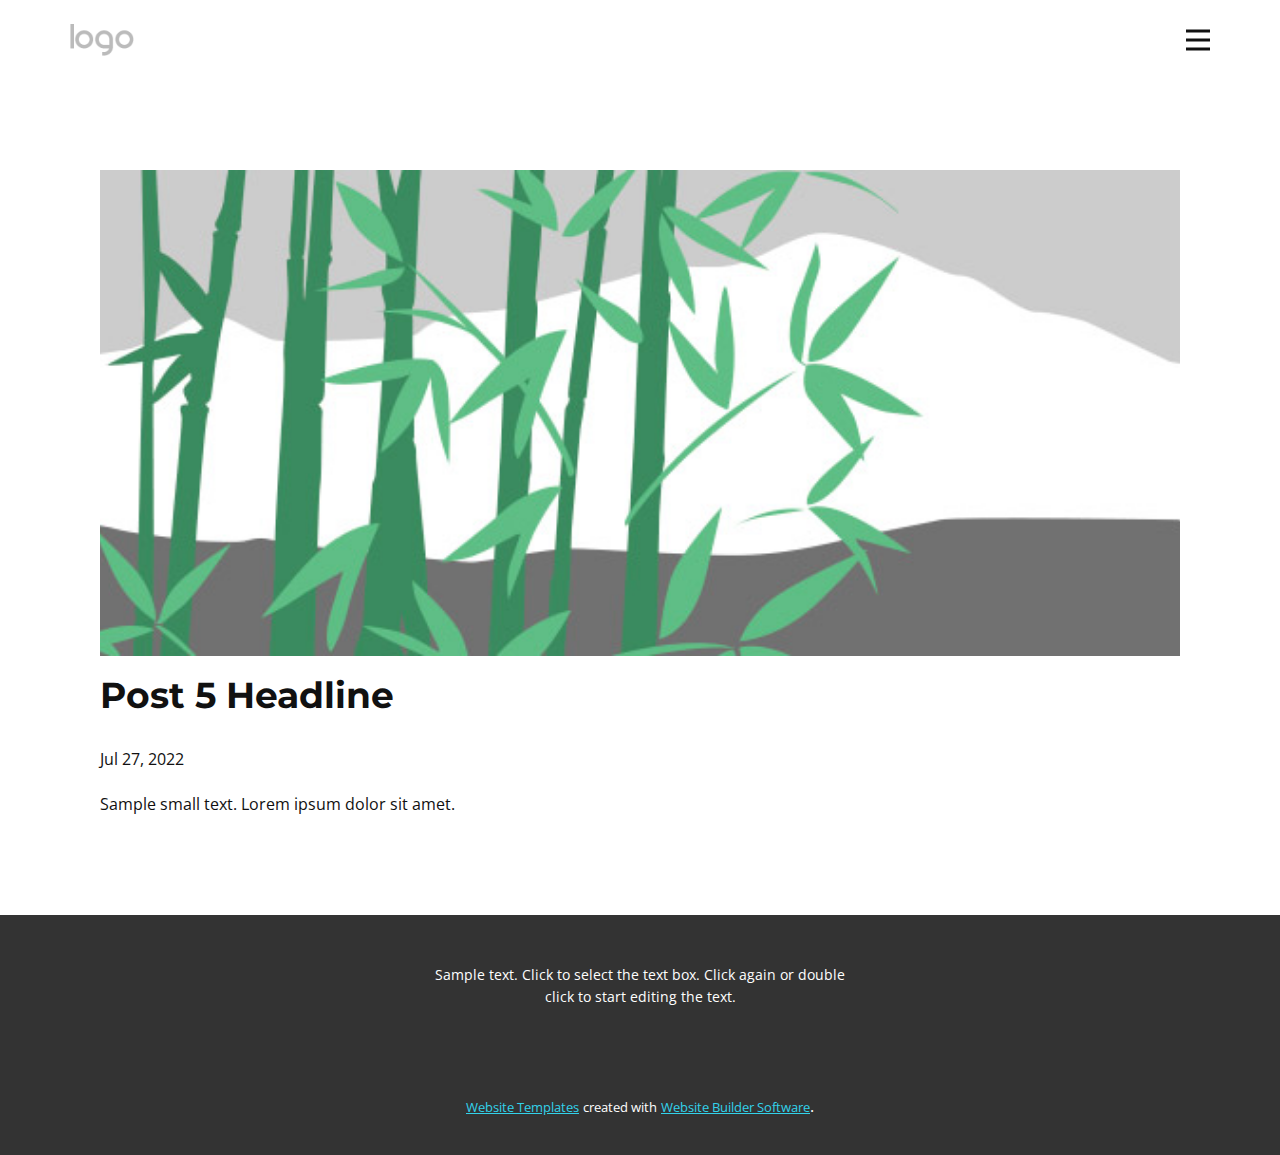
<file: blog/post-4.html>
<!doctype html>
<html style="font-size: 16px;" lang="en"><head>
    <meta name="viewport" content="width=device-width, initial-scale=1.0">
    <meta charset="utf-8">
    <meta name="keywords" content="Post 1 Headline">
    <meta name="description" content="">
    <title>Post 5 Headline</title>
    <link rel="stylesheet" href="../nicepage.css" media="screen">
<link rel="stylesheet" href="../Post-Template.css" media="screen">
    <script class="u-script" type="text/javascript" src="../jquery.js" defer=""></script>
    <script class="u-script" type="text/javascript" src="../nicepage.js" defer=""></script>
    <meta name="generator" content="Nicepage 4.14.1, nicepage.com">
    <link id="u-theme-google-font" rel="stylesheet" href="https://fonts.googleapis.com/css?family=Montserrat:100,100i,200,200i,300,300i,400,400i,500,500i,600,600i,700,700i,800,800i,900,900i|Open+Sans:300,300i,400,400i,500,500i,600,600i,700,700i,800,800i">
    
    
    <script type="application/ld+json">{
		"@context": "http://schema.org",
		"@type": "Organization",
		"name": "",
		"logo": "images/default-logo.png"
}</script>
    <meta name="theme-color" content="#32d2ea">
  </head>
  <body class="u-body u-xl-mode" data-lang="en"><header class="u-clearfix u-header u-header" id="sec-560a"><div class="u-clearfix u-sheet u-valign-middle u-sheet-1">
        <a href="https://nicepage.com" class="u-image u-logo u-image-1">
          <img src="../images/default-logo.png" class="u-logo-image u-logo-image-1">
        </a>
        <nav class="u-menu u-menu-dropdown u-offcanvas u-menu-1" data-responsive-from="XL">
          <div class="menu-collapse" style="font-size: 1rem; letter-spacing: 0px; font-weight: 700; text-transform: uppercase;">
            <a class="u-button-style u-custom-active-border-color u-custom-border u-custom-border-color u-custom-borders u-custom-hover-border-color u-custom-left-right-menu-spacing u-custom-padding-bottom u-custom-text-active-color u-custom-text-color u-custom-text-hover-color u-custom-top-bottom-menu-spacing u-nav-link u-text-active-palette-1-base u-text-hover-palette-2-base" href="#">
              <svg class="u-svg-link" viewBox="0 0 24 24"><use xmlns:xlink="http://www.w3.org/1999/xlink" xlink:href="#menu-hamburger"></use></svg>
              <svg class="u-svg-content" version="1.1" id="menu-hamburger" viewBox="0 0 16 16" x="0px" y="0px" xmlns:xlink="http://www.w3.org/1999/xlink" xmlns="http://www.w3.org/2000/svg"><g><rect y="1" width="16" height="2"></rect><rect y="7" width="16" height="2"></rect><rect y="13" width="16" height="2"></rect>
</g></svg>
            </a>
          </div>
          <div class="u-nav-container">
            <ul class="u-nav u-spacing-30 u-unstyled u-nav-1"><li class="u-nav-item"><a class="u-border-2 u-border-active-palette-2-base u-border-hover-palette-2-base u-border-no-left u-border-no-right u-border-no-top u-button-style u-nav-link u-text-active-palette-2-base u-text-grey-90 u-text-hover-grey-90" href="../Home.html" style="padding: 10px 0px;">Home</a>
</li><li class="u-nav-item"><a class="u-border-2 u-border-active-palette-2-base u-border-hover-palette-2-base u-border-no-left u-border-no-right u-border-no-top u-button-style u-nav-link u-text-active-palette-2-base u-text-grey-90 u-text-hover-grey-90" href="../About.html" style="padding: 10px 0px;">About</a>
</li><li class="u-nav-item"><a class="u-border-2 u-border-active-palette-2-base u-border-hover-palette-2-base u-border-no-left u-border-no-right u-border-no-top u-button-style u-nav-link u-text-active-palette-2-base u-text-grey-90 u-text-hover-grey-90" href="../Contact.html" style="padding: 10px 0px;">Contact</a>
</li></ul>
          </div>
          <div class="u-nav-container-collapse">
            <div class="u-black u-container-style u-inner-container-layout u-opacity u-opacity-95 u-sidenav">
              <div class="u-inner-container-layout u-sidenav-overflow">
                <div class="u-menu-close"></div>
                <ul class="u-align-center u-nav u-popupmenu-items u-unstyled u-nav-2"><li class="u-nav-item"><a class="u-button-style u-nav-link" href="../Home.html" style="padding: 10px 0px;">Home</a>
</li><li class="u-nav-item"><a class="u-button-style u-nav-link" href="../About.html" style="padding: 10px 0px;">About</a>
</li><li class="u-nav-item"><a class="u-button-style u-nav-link" href="../Contact.html" style="padding: 10px 0px;">Contact</a>
</li></ul>
              </div>
            </div>
            <div class="u-black u-menu-overlay u-opacity u-opacity-70"></div>
          </div>
        </nav>
      </div></header>
    <section class="u-align-center u-clearfix u-section-1" id="sec-a4e1">
      <div class="u-clearfix u-sheet u-valign-middle-md u-valign-middle-sm u-valign-middle-xs u-sheet-1"><!--post_details--><!--post_details_options_json--><!--{"source":""}--><!--/post_details_options_json--><!--blog_post-->
        <div class="u-container-style u-expanded-width u-post-details u-post-details-1">
          <div class="u-container-layout u-valign-middle u-container-layout-1"><!--blog_post_image-->
            <img alt="" class="u-blog-control u-expanded-width u-image u-image-default u-image-1" src="[data-uri]"><!--/blog_post_image--><!--blog_post_header-->
            <h2 class="u-blog-control u-text u-text-1">Post 5 Headline</h2><!--/blog_post_header--><!--blog_post_metadata-->
            <div class="u-blog-control u-metadata u-metadata-1"><!--blog_post_metadata_date-->
              <span class="u-meta-date u-meta-icon">Jul 27, 2022</span><!--/blog_post_metadata_date--><!--blog_post_metadata_category-->
              <!--/blog_post_metadata_category--><!--blog_post_metadata_comments-->
              <!--/blog_post_metadata_comments-->
            </div><!--/blog_post_metadata--><!--blog_post_content-->
            <div class="u-align-justify u-blog-control u-post-content u-text u-text-2 fr-view">
  Sample small text. Lorem ipsum dolor sit amet.
  </div><!--/blog_post_content-->
          </div>
        </div><!--/blog_post--><!--/post_details-->
      </div>
    </section>
    
    
    <footer class="u-align-center u-clearfix u-footer u-grey-80 u-footer" id="sec-19af"><div class="u-clearfix u-sheet u-sheet-1">
        <p class="u-small-text u-text u-text-variant u-text-1">Sample text. Click to select the text box. Click again or double click to start editing the text.</p>
      </div></footer>
    <section class="u-backlink u-clearfix u-grey-80">
      <a class="u-link" href="https://nicepage.com/website-templates" target="_blank">
        <span>Website Templates</span>
      </a>
      <p class="u-text">
        <span>created with</span>
      </p>
      <a class="u-link" href="" target="_blank">
        <span>Website Builder Software</span>
      </a>. 
    </section>
  
</body></html>
</file>
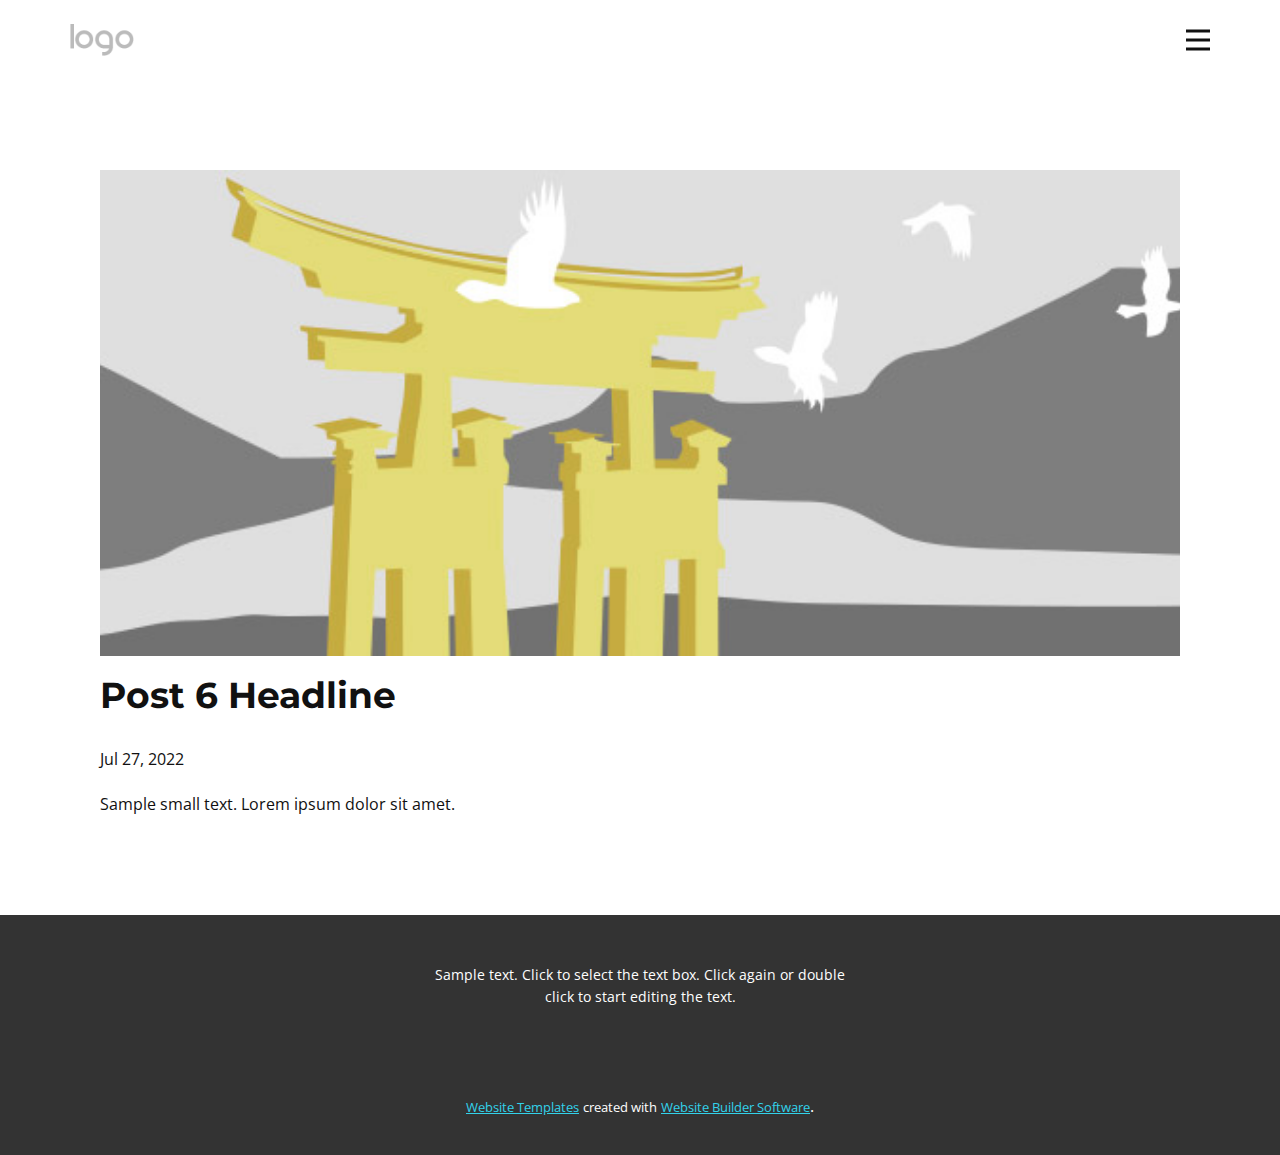
<file: blog/post-5.html>
<!doctype html>
<html style="font-size: 16px;" lang="en"><head>
    <meta name="viewport" content="width=device-width, initial-scale=1.0">
    <meta charset="utf-8">
    <meta name="keywords" content="Post 1 Headline">
    <meta name="description" content="">
    <title>Post 6 Headline</title>
    <link rel="stylesheet" href="../nicepage.css" media="screen">
<link rel="stylesheet" href="../Post-Template.css" media="screen">
    <script class="u-script" type="text/javascript" src="../jquery.js" defer=""></script>
    <script class="u-script" type="text/javascript" src="../nicepage.js" defer=""></script>
    <meta name="generator" content="Nicepage 4.14.1, nicepage.com">
    <link id="u-theme-google-font" rel="stylesheet" href="https://fonts.googleapis.com/css?family=Montserrat:100,100i,200,200i,300,300i,400,400i,500,500i,600,600i,700,700i,800,800i,900,900i|Open+Sans:300,300i,400,400i,500,500i,600,600i,700,700i,800,800i">
    
    
    <script type="application/ld+json">{
		"@context": "http://schema.org",
		"@type": "Organization",
		"name": "",
		"logo": "images/default-logo.png"
}</script>
    <meta name="theme-color" content="#32d2ea">
  </head>
  <body class="u-body u-xl-mode" data-lang="en"><header class="u-clearfix u-header u-header" id="sec-560a"><div class="u-clearfix u-sheet u-valign-middle u-sheet-1">
        <a href="https://nicepage.com" class="u-image u-logo u-image-1">
          <img src="../images/default-logo.png" class="u-logo-image u-logo-image-1">
        </a>
        <nav class="u-menu u-menu-dropdown u-offcanvas u-menu-1" data-responsive-from="XL">
          <div class="menu-collapse" style="font-size: 1rem; letter-spacing: 0px; font-weight: 700; text-transform: uppercase;">
            <a class="u-button-style u-custom-active-border-color u-custom-border u-custom-border-color u-custom-borders u-custom-hover-border-color u-custom-left-right-menu-spacing u-custom-padding-bottom u-custom-text-active-color u-custom-text-color u-custom-text-hover-color u-custom-top-bottom-menu-spacing u-nav-link u-text-active-palette-1-base u-text-hover-palette-2-base" href="#">
              <svg class="u-svg-link" viewBox="0 0 24 24"><use xmlns:xlink="http://www.w3.org/1999/xlink" xlink:href="#menu-hamburger"></use></svg>
              <svg class="u-svg-content" version="1.1" id="menu-hamburger" viewBox="0 0 16 16" x="0px" y="0px" xmlns:xlink="http://www.w3.org/1999/xlink" xmlns="http://www.w3.org/2000/svg"><g><rect y="1" width="16" height="2"></rect><rect y="7" width="16" height="2"></rect><rect y="13" width="16" height="2"></rect>
</g></svg>
            </a>
          </div>
          <div class="u-nav-container">
            <ul class="u-nav u-spacing-30 u-unstyled u-nav-1"><li class="u-nav-item"><a class="u-border-2 u-border-active-palette-2-base u-border-hover-palette-2-base u-border-no-left u-border-no-right u-border-no-top u-button-style u-nav-link u-text-active-palette-2-base u-text-grey-90 u-text-hover-grey-90" href="../Home.html" style="padding: 10px 0px;">Home</a>
</li><li class="u-nav-item"><a class="u-border-2 u-border-active-palette-2-base u-border-hover-palette-2-base u-border-no-left u-border-no-right u-border-no-top u-button-style u-nav-link u-text-active-palette-2-base u-text-grey-90 u-text-hover-grey-90" href="../About.html" style="padding: 10px 0px;">About</a>
</li><li class="u-nav-item"><a class="u-border-2 u-border-active-palette-2-base u-border-hover-palette-2-base u-border-no-left u-border-no-right u-border-no-top u-button-style u-nav-link u-text-active-palette-2-base u-text-grey-90 u-text-hover-grey-90" href="../Contact.html" style="padding: 10px 0px;">Contact</a>
</li></ul>
          </div>
          <div class="u-nav-container-collapse">
            <div class="u-black u-container-style u-inner-container-layout u-opacity u-opacity-95 u-sidenav">
              <div class="u-inner-container-layout u-sidenav-overflow">
                <div class="u-menu-close"></div>
                <ul class="u-align-center u-nav u-popupmenu-items u-unstyled u-nav-2"><li class="u-nav-item"><a class="u-button-style u-nav-link" href="../Home.html" style="padding: 10px 0px;">Home</a>
</li><li class="u-nav-item"><a class="u-button-style u-nav-link" href="../About.html" style="padding: 10px 0px;">About</a>
</li><li class="u-nav-item"><a class="u-button-style u-nav-link" href="../Contact.html" style="padding: 10px 0px;">Contact</a>
</li></ul>
              </div>
            </div>
            <div class="u-black u-menu-overlay u-opacity u-opacity-70"></div>
          </div>
        </nav>
      </div></header>
    <section class="u-align-center u-clearfix u-section-1" id="sec-a4e1">
      <div class="u-clearfix u-sheet u-valign-middle-md u-valign-middle-sm u-valign-middle-xs u-sheet-1"><!--post_details--><!--post_details_options_json--><!--{"source":""}--><!--/post_details_options_json--><!--blog_post-->
        <div class="u-container-style u-expanded-width u-post-details u-post-details-1">
          <div class="u-container-layout u-valign-middle u-container-layout-1"><!--blog_post_image-->
            <img alt="" class="u-blog-control u-expanded-width u-image u-image-default u-image-1" src="[data-uri]"><!--/blog_post_image--><!--blog_post_header-->
            <h2 class="u-blog-control u-text u-text-1">Post 6 Headline</h2><!--/blog_post_header--><!--blog_post_metadata-->
            <div class="u-blog-control u-metadata u-metadata-1"><!--blog_post_metadata_date-->
              <span class="u-meta-date u-meta-icon">Jul 27, 2022</span><!--/blog_post_metadata_date--><!--blog_post_metadata_category-->
              <!--/blog_post_metadata_category--><!--blog_post_metadata_comments-->
              <!--/blog_post_metadata_comments-->
            </div><!--/blog_post_metadata--><!--blog_post_content-->
            <div class="u-align-justify u-blog-control u-post-content u-text u-text-2 fr-view">
  Sample small text. Lorem ipsum dolor sit amet.
  </div><!--/blog_post_content-->
          </div>
        </div><!--/blog_post--><!--/post_details-->
      </div>
    </section>
    
    
    <footer class="u-align-center u-clearfix u-footer u-grey-80 u-footer" id="sec-19af"><div class="u-clearfix u-sheet u-sheet-1">
        <p class="u-small-text u-text u-text-variant u-text-1">Sample text. Click to select the text box. Click again or double click to start editing the text.</p>
      </div></footer>
    <section class="u-backlink u-clearfix u-grey-80">
      <a class="u-link" href="https://nicepage.com/website-templates" target="_blank">
        <span>Website Templates</span>
      </a>
      <p class="u-text">
        <span>created with</span>
      </p>
      <a class="u-link" href="" target="_blank">
        <span>Website Builder Software</span>
      </a>. 
    </section>
  
</body></html>
</file>
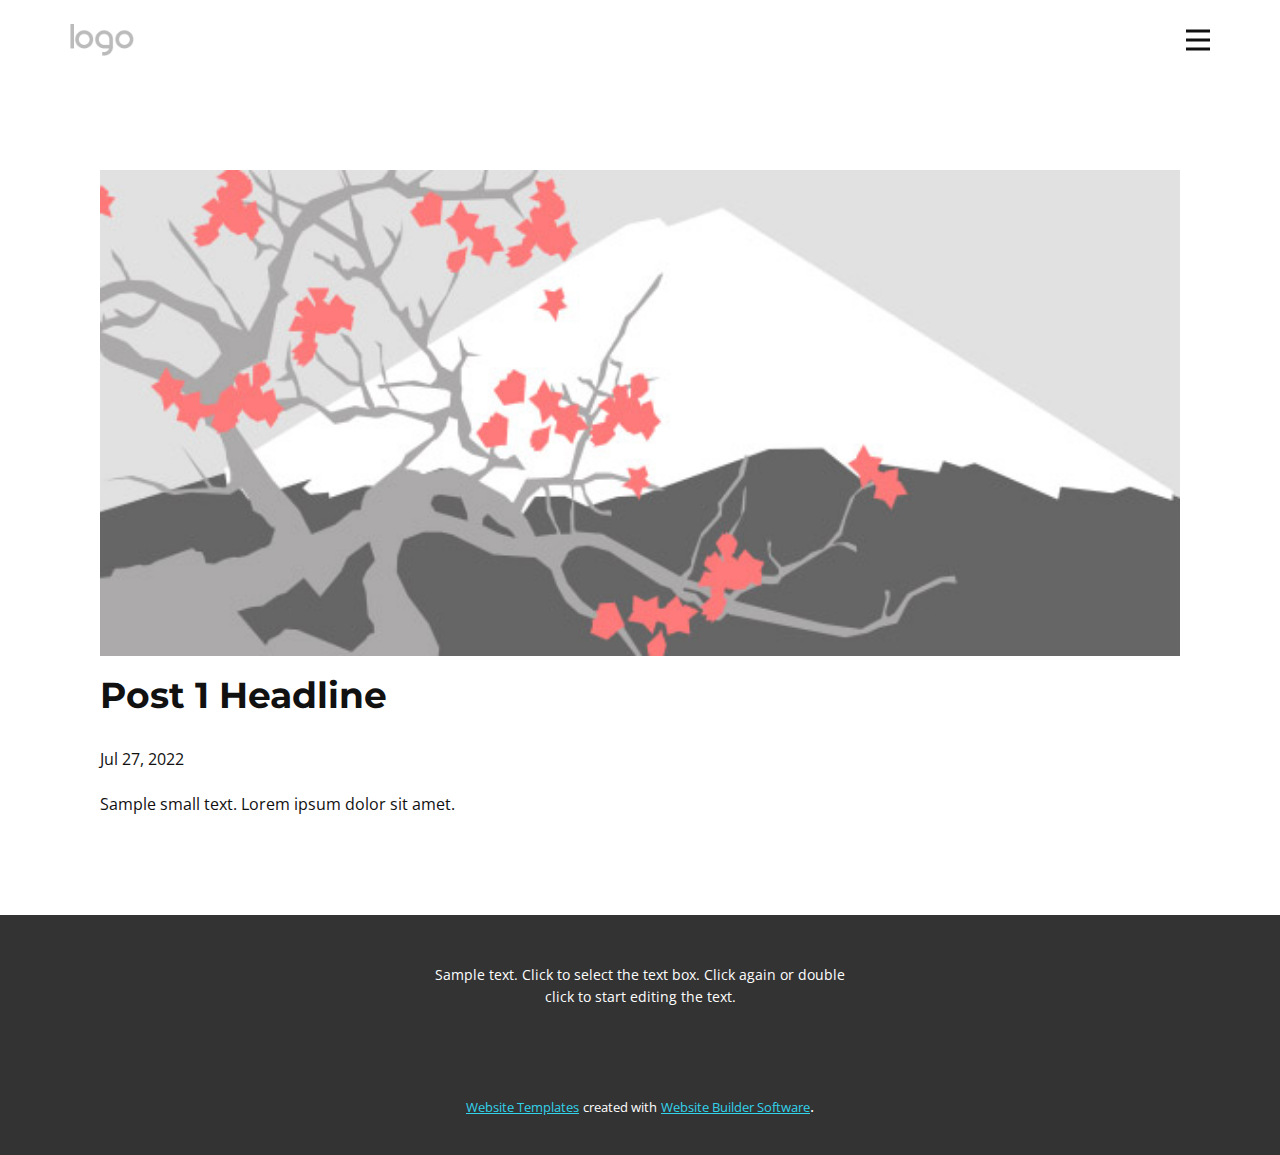
<file: blog/post.html>
<!doctype html>
<html style="font-size: 16px;" lang="en"><head>
    <meta name="viewport" content="width=device-width, initial-scale=1.0">
    <meta charset="utf-8">
    <meta name="keywords" content="Post 1 Headline">
    <meta name="description" content="">
    <title>Post 1 Headline</title>
    <link rel="stylesheet" href="../nicepage.css" media="screen">
<link rel="stylesheet" href="../Post-Template.css" media="screen">
    <script class="u-script" type="text/javascript" src="../jquery.js" defer=""></script>
    <script class="u-script" type="text/javascript" src="../nicepage.js" defer=""></script>
    <meta name="generator" content="Nicepage 4.14.1, nicepage.com">
    <link id="u-theme-google-font" rel="stylesheet" href="https://fonts.googleapis.com/css?family=Montserrat:100,100i,200,200i,300,300i,400,400i,500,500i,600,600i,700,700i,800,800i,900,900i|Open+Sans:300,300i,400,400i,500,500i,600,600i,700,700i,800,800i">
    
    
    <script type="application/ld+json">{
		"@context": "http://schema.org",
		"@type": "Organization",
		"name": "",
		"logo": "images/default-logo.png"
}</script>
    <meta name="theme-color" content="#32d2ea">
  </head>
  <body class="u-body u-xl-mode" data-lang="en"><header class="u-clearfix u-header u-header" id="sec-560a"><div class="u-clearfix u-sheet u-valign-middle u-sheet-1">
        <a href="https://nicepage.com" class="u-image u-logo u-image-1">
          <img src="../images/default-logo.png" class="u-logo-image u-logo-image-1">
        </a>
        <nav class="u-menu u-menu-dropdown u-offcanvas u-menu-1" data-responsive-from="XL">
          <div class="menu-collapse" style="font-size: 1rem; letter-spacing: 0px; font-weight: 700; text-transform: uppercase;">
            <a class="u-button-style u-custom-active-border-color u-custom-border u-custom-border-color u-custom-borders u-custom-hover-border-color u-custom-left-right-menu-spacing u-custom-padding-bottom u-custom-text-active-color u-custom-text-color u-custom-text-hover-color u-custom-top-bottom-menu-spacing u-nav-link u-text-active-palette-1-base u-text-hover-palette-2-base" href="#">
              <svg class="u-svg-link" viewBox="0 0 24 24"><use xmlns:xlink="http://www.w3.org/1999/xlink" xlink:href="#menu-hamburger"></use></svg>
              <svg class="u-svg-content" version="1.1" id="menu-hamburger" viewBox="0 0 16 16" x="0px" y="0px" xmlns:xlink="http://www.w3.org/1999/xlink" xmlns="http://www.w3.org/2000/svg"><g><rect y="1" width="16" height="2"></rect><rect y="7" width="16" height="2"></rect><rect y="13" width="16" height="2"></rect>
</g></svg>
            </a>
          </div>
          <div class="u-nav-container">
            <ul class="u-nav u-spacing-30 u-unstyled u-nav-1"><li class="u-nav-item"><a class="u-border-2 u-border-active-palette-2-base u-border-hover-palette-2-base u-border-no-left u-border-no-right u-border-no-top u-button-style u-nav-link u-text-active-palette-2-base u-text-grey-90 u-text-hover-grey-90" href="../Home.html" style="padding: 10px 0px;">Home</a>
</li><li class="u-nav-item"><a class="u-border-2 u-border-active-palette-2-base u-border-hover-palette-2-base u-border-no-left u-border-no-right u-border-no-top u-button-style u-nav-link u-text-active-palette-2-base u-text-grey-90 u-text-hover-grey-90" href="../About.html" style="padding: 10px 0px;">About</a>
</li><li class="u-nav-item"><a class="u-border-2 u-border-active-palette-2-base u-border-hover-palette-2-base u-border-no-left u-border-no-right u-border-no-top u-button-style u-nav-link u-text-active-palette-2-base u-text-grey-90 u-text-hover-grey-90" href="../Contact.html" style="padding: 10px 0px;">Contact</a>
</li></ul>
          </div>
          <div class="u-nav-container-collapse">
            <div class="u-black u-container-style u-inner-container-layout u-opacity u-opacity-95 u-sidenav">
              <div class="u-inner-container-layout u-sidenav-overflow">
                <div class="u-menu-close"></div>
                <ul class="u-align-center u-nav u-popupmenu-items u-unstyled u-nav-2"><li class="u-nav-item"><a class="u-button-style u-nav-link" href="../Home.html" style="padding: 10px 0px;">Home</a>
</li><li class="u-nav-item"><a class="u-button-style u-nav-link" href="../About.html" style="padding: 10px 0px;">About</a>
</li><li class="u-nav-item"><a class="u-button-style u-nav-link" href="../Contact.html" style="padding: 10px 0px;">Contact</a>
</li></ul>
              </div>
            </div>
            <div class="u-black u-menu-overlay u-opacity u-opacity-70"></div>
          </div>
        </nav>
      </div></header>
    <section class="u-align-center u-clearfix u-section-1" id="sec-a4e1">
      <div class="u-clearfix u-sheet u-valign-middle-md u-valign-middle-sm u-valign-middle-xs u-sheet-1"><!--post_details--><!--post_details_options_json--><!--{"source":""}--><!--/post_details_options_json--><!--blog_post-->
        <div class="u-container-style u-expanded-width u-post-details u-post-details-1">
          <div class="u-container-layout u-valign-middle u-container-layout-1"><!--blog_post_image-->
            <img alt="" class="u-blog-control u-expanded-width u-image u-image-default u-image-1" src="[data-uri]"><!--/blog_post_image--><!--blog_post_header-->
            <h2 class="u-blog-control u-text u-text-1">Post 1 Headline</h2><!--/blog_post_header--><!--blog_post_metadata-->
            <div class="u-blog-control u-metadata u-metadata-1"><!--blog_post_metadata_date-->
              <span class="u-meta-date u-meta-icon">Jul 27, 2022</span><!--/blog_post_metadata_date--><!--blog_post_metadata_category-->
              <!--/blog_post_metadata_category--><!--blog_post_metadata_comments-->
              <!--/blog_post_metadata_comments-->
            </div><!--/blog_post_metadata--><!--blog_post_content-->
            <div class="u-align-justify u-blog-control u-post-content u-text u-text-2 fr-view">
  Sample small text. Lorem ipsum dolor sit amet.
  </div><!--/blog_post_content-->
          </div>
        </div><!--/blog_post--><!--/post_details-->
      </div>
    </section>
    
    
    <footer class="u-align-center u-clearfix u-footer u-grey-80 u-footer" id="sec-19af"><div class="u-clearfix u-sheet u-sheet-1">
        <p class="u-small-text u-text u-text-variant u-text-1">Sample text. Click to select the text box. Click again or double click to start editing the text.</p>
      </div></footer>
    <section class="u-backlink u-clearfix u-grey-80">
      <a class="u-link" href="https://nicepage.com/website-templates" target="_blank">
        <span>Website Templates</span>
      </a>
      <p class="u-text">
        <span>created with</span>
      </p>
      <a class="u-link" href="" target="_blank">
        <span>Website Builder Software</span>
      </a>. 
    </section>
  
</body></html>
</file>
